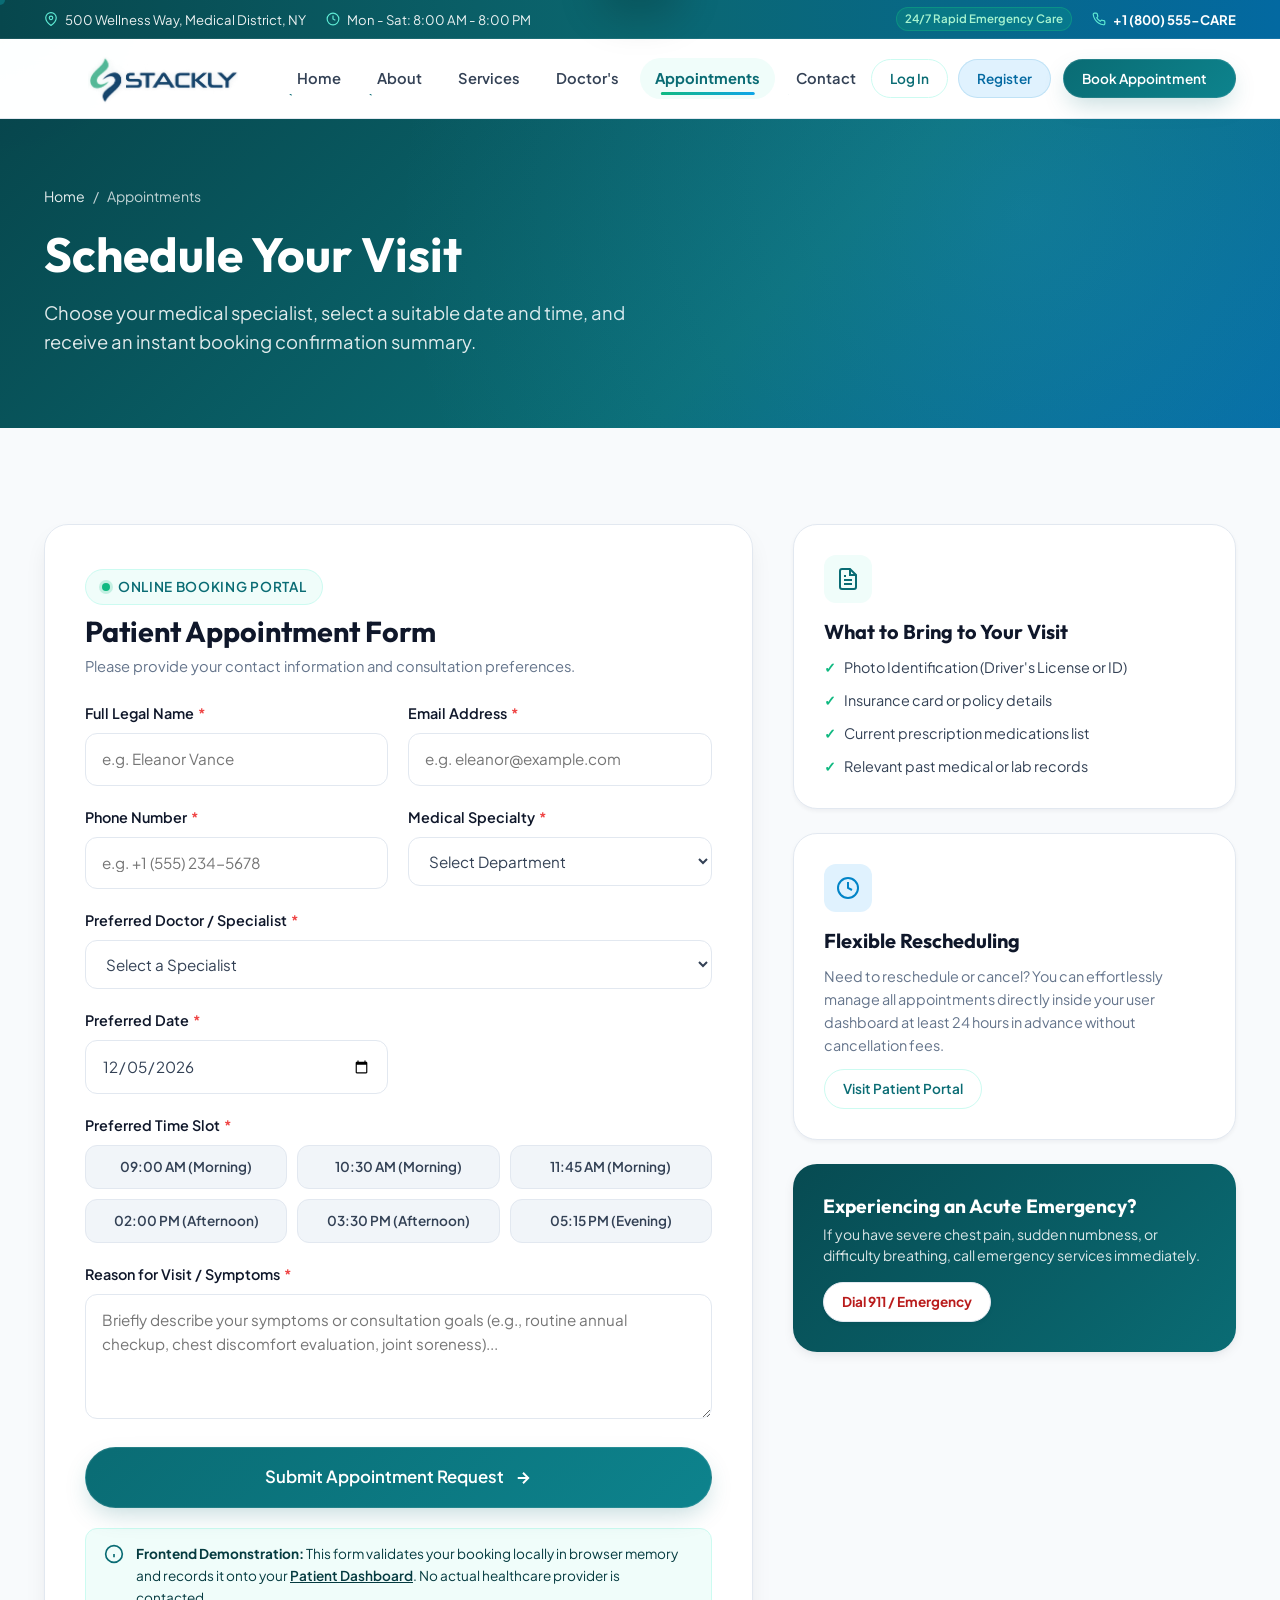
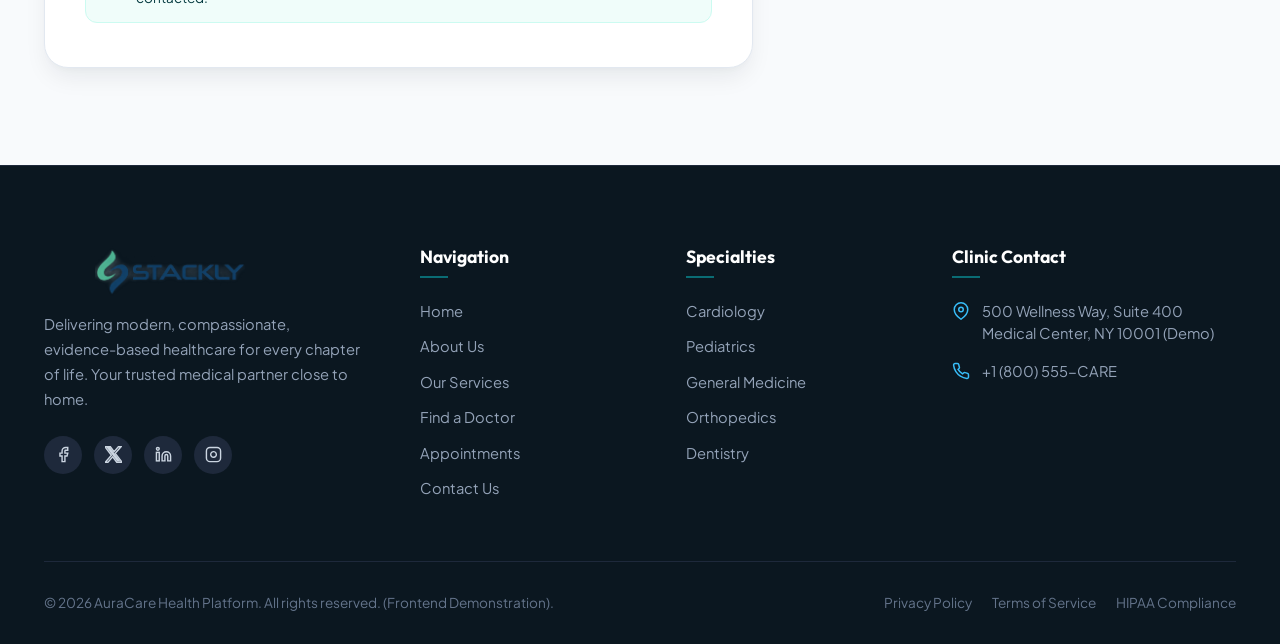
<file: appointments.html>
<!DOCTYPE html>
<html lang="en">
<head>
  <meta charset="UTF-8">
  <meta name="viewport" content="width=device-width, initial-scale=1.0">
  <meta name="description" content="Book an Appointment at AuraCare Health - Select medical specialty, choose your preferred doctor, pick convenient dates and times, and receive instant booking confirmation.">
  <title>Book Appointment | Stackly Health</title>

  <!-- Google Fonts -->
  <link rel="preconnect" href="https://fonts.googleapis.com">
  <link rel="preconnect" href="https://fonts.gstatic.com" crossorigin>
  <link href="https://fonts.googleapis.com/css2?family=Outfit:wght@500;600;700;800&family=Plus+Jakarta+Sans:wght@300;400;500;600;700;800&display=swap" rel="stylesheet">

  <!-- Core Stylesheet -->
  <link rel="stylesheet" href="css/style.css">
  <link rel="stylesheet" href="css/animations.css">
</head>
<body>

  <!-- Top Announcement Bar -->
  <div class="top-bar">
    <div class="container top-bar-content">
      <div class="top-bar-left">
        <div class="top-bar-item">
          <svg viewBox="0 0 24 24" fill="none" stroke="currentColor" stroke-width="2"><path d="M21 10c0 7-9 13-9 13s-9-6-9-13a9 9 0 0 1 18 0z"></path><circle cx="12" cy="10" r="3"></circle></svg>
          <span>500 Wellness Way, Medical District, NY</span>
        </div>
        <div class="top-bar-item">
          <svg viewBox="0 0 24 24" fill="none" stroke="currentColor" stroke-width="2"><circle cx="12" cy="12" r="10"></circle><polyline points="12 6 12 12 16 14"></polyline></svg>
          <span>Mon - Sat: 8:00 AM - 8:00 PM</span>
        </div>
      </div>
      <div class="top-bar-right">
        <span class="top-bar-badge">24/7 Rapid Emergency Care</span>
        <div class="top-bar-item">
          <svg viewBox="0 0 24 24" fill="none" stroke="currentColor" stroke-width="2"><path d="M22 16.92v3a2 2 0 0 1-2.18 2 19.79 19.79 0 0 1-8.63-3.07 19.5 19.5 0 0 1-6-6 19.79 19.79 0 0 1-3.07-8.67A2 2 0 0 1 4.11 2h3a2 2 0 0 1 2 1.72 12.84 12.84 0 0 0 .7 2.81 2 2 0 0 1-.45 2.11L8.09 9.91a16 16 0 0 0 6 6l1.27-1.27a2 2 0 0 1 2.11-.45 12.84 12.84 0 0 0 2.81.7A2 2 0 0 1 22 16.92z"></path></svg>
          <strong style="color: #ffffff;">+1 (800) 555-CARE</strong>
        </div>
      </div>
    </div>
  </div>

  <!-- Main Navigation Header -->
  <header class="site-header" id="mainHeader">
    <div class="container navbar">
      <!-- Brand Logo -->
      <a href="index.html" class="brand" aria-label="Stackly Health Home">
        <!-- <div class="brand-text">stackly<span></span></div> -->
         <img class="logo" src="assets/images/Stackly Logo" alt="Stackly Health">
      </a>

      <!-- 6 Main Navigation Tabs -->
      <nav class="nav-menu" aria-label="Main Navigation">
        <a href="index.html" class="nav-link">Home</a>
        <a href="about.html" class="nav-link">About</a>
        <a href="services.html" class="nav-link">Services</a>
        <a href="doctors.html" class="nav-link">Doctor's</a>
        <a href="appointments.html" class="nav-link active">Appointments</a>
        <a href="contact.html" class="nav-link">Contact</a>
      </nav>

      <!-- Auth State & CTA Button -->
      <div class="header-actions">
        <div class="auth-nav">
          <!-- Populated dynamically by main.js (Login/Register or User Profile/Dashboard) -->
          <a href="login.html" class="btn btn-outline btn-sm">Log In</a>
          <a href="register.html" class="btn btn-secondary btn-sm">Register</a>
        </div>
        <a href="appointments.html" class="btn btn-primary btn-sm">
          <span>Book Appointment</span>
          <svg viewBox="0 0 24 24" fill="none" stroke="currentColor" stroke-width="2.2"><line x1="5" y1="12" x2="19" y2="12"></line><polyline points="12 5 19 12 12 19"></polyline></svg>
        </a>
        <!-- Mobile Hamburger Button -->
        <button class="mobile-toggle" aria-label="Toggle navigation menu" aria-expanded="false">
          <span></span>
          <span></span>
          <span></span>
        </button>
      </div>
    </div>

    <!-- Mobile Drawer -->
    <div class="mobile-nav" id="mobileNavDrawer">
      <a href="index.html" class="nav-link">Home</a>
      <a href="about.html" class="nav-link">About</a>
      <a href="services.html" class="nav-link">Services</a>
      <a href="doctors.html" class="nav-link">Doctor's</a>
      <a href="appointments.html" class="nav-link active">Appointments</a>
      <a href="contact.html" class="nav-link">Contact</a>
      <div class="mobile-nav-actions">
        <a href="login.html" class="btn btn-outline btn-sm" style="width: 100%;">Log In</a>
        <a href="register.html" class="btn btn-secondary btn-sm" style="width: 100%;">Register</a>
        <a href="appointments.html" class="btn btn-primary btn-sm" style="width: 100%;">
          <span>Book Appointment</span>
          <svg viewBox="0 0 24 24" fill="none" stroke="currentColor" stroke-width="2.2"><line x1="5" y1="12" x2="19" y2="12"></line><polyline points="12 5 19 12 12 19"></polyline></svg>
        </a>
      </div>
    </div>
  </header>

  <!-- Page Banner -->
  <section class="page-hero">
    <div class="container">
      <div class="breadcrumb">
        <a href="index.html">Home</a>
        <span>/</span>
        <span>Appointments</span>
      </div>
      <h1 class="page-hero-title">Schedule Your Visit</h1>
      <p class="page-hero-desc">Choose your medical specialist, select a suitable date and time, and receive an instant booking confirmation summary.</p>
    </div>
  </section>

  <!-- Main Booking Interface -->
  <main class="section">
    <div class="container">
      <div style="display: grid; grid-template-columns: 1.6fr 1fr; gap: 40px; align-items: start;">
        
        <!-- Left: Booking Form Card -->
        <div class="form-card reveal">
          <div style="margin-bottom: 24px;">
            <span class="section-badge" style="margin-bottom: 8px;"><span class="section-badge-dot"></span> Online Booking Portal</span>
            <h2 style="font-size: 1.8rem; margin-bottom: 6px;">Patient Appointment Form</h2>
            <p style="color: var(--text-muted); font-size: 0.92rem;">Please provide your contact information and consultation preferences.</p>
          </div>

          <form id="appointmentForm" novalidate>
            <div class="form-grid">
              <!-- Full Name -->
              <div class="form-group">
                <label for="aptFullName" class="form-label">Full Legal Name <span class="required">*</span></label>
                <input type="text" id="aptFullName" class="form-input" placeholder="e.g. Eleanor Vance" required>
                <div class="error-message" id="aptFullNameError"></div>
              </div>

              <!-- Email -->
              <div class="form-group">
                <label for="aptEmail" class="form-label">Email Address <span class="required">*</span></label>
                <input type="email" id="aptEmail" class="form-input" placeholder="e.g. eleanor@example.com" required>
                <div class="error-message" id="aptEmailError"></div>
              </div>

              <!-- Phone Number -->
              <div class="form-group">
                <label for="aptPhone" class="form-label">Phone Number <span class="required">*</span></label>
                <input type="tel" id="aptPhone" class="form-input" placeholder="e.g. +1 (555) 234-5678" required>
                <div class="error-message" id="aptPhoneError"></div>
              </div>

              <!-- Specialty -->
              <div class="form-group">
                <label for="aptSpecialty" class="form-label">Medical Specialty <span class="required">*</span></label>
                <select id="aptSpecialty" class="form-select" required>
                  <option value="">Select Department</option>
                  <option value="General Medicine">General Medicine</option>
                  <option value="Cardiology">Cardiology</option>
                  <option value="Dentistry">Dentistry</option>
                  <option value="Pediatrics">Pediatrics</option>
                  <option value="Dermatology">Dermatology</option>
                  <option value="Orthopedics">Orthopedics</option>
                  <option value="Diagnostic Services">Diagnostic Services</option>
                  <option value="Emergency Care">Emergency Care</option>
                </select>
                <div class="error-message" id="aptSpecialtyError"></div>
              </div>

              <!-- Doctor Selection -->
              <div class="form-group full-width">
                <label for="aptDoctor" class="form-label">Preferred Doctor / Specialist <span class="required">*</span></label>
                <select id="aptDoctor" class="form-select" required>
                  <option value="">Select a Specialist</option>
                </select>
                <div class="error-message" id="aptDoctorError"></div>
              </div>

              <!-- Date Selection -->
              <div class="form-group">
                <label for="aptDate" class="form-label">Preferred Date <span class="required">*</span></label>
                <input type="date" id="aptDate" class="form-input" required>
                <div class="error-message" id="aptDateError"></div>
              </div>

              <!-- Hidden Time Slot Input -->
              <input type="hidden" id="aptSelectedTime" value="">

              <!-- Interactive Time Slot Selection -->
              <div class="form-group full-width">
                <label class="form-label">Preferred Time Slot <span class="required">*</span></label>
                <div class="time-slot-grid" id="timeSlotsGroup">
                  <div class="time-slot-pill" data-time="09:00 AM - 09:30 AM">09:00 AM (Morning)</div>
                  <div class="time-slot-pill" data-time="10:30 AM - 11:00 AM">10:30 AM (Morning)</div>
                  <div class="time-slot-pill" data-time="11:45 AM - 12:15 PM">11:45 AM (Morning)</div>
                  <div class="time-slot-pill" data-time="02:00 PM - 02:30 PM">02:00 PM (Afternoon)</div>
                  <div class="time-slot-pill" data-time="03:30 PM - 04:00 PM">03:30 PM (Afternoon)</div>
                  <div class="time-slot-pill" data-time="05:15 PM - 05:45 PM">05:15 PM (Evening)</div>
                </div>
                <div class="error-message" id="aptTimeError"></div>
              </div>

              <!-- Reason for Visit -->
              <div class="form-group full-width">
                <label for="aptReason" class="form-label">Reason for Visit / Symptoms <span class="required">*</span></label>
                <textarea id="aptReason" class="form-textarea" rows="4" placeholder="Briefly describe your symptoms or consultation goals (e.g., routine annual checkup, chest discomfort evaluation, joint soreness)..." required></textarea>
                <div class="error-message" id="aptReasonError"></div>
              </div>
            </div>

            <!-- Submit Button -->
            <div style="margin-top: 28px;">
              <button type="submit" class="btn btn-primary btn-lg" style="width: 100%;">
                <span>Submit Appointment Request</span>
                <svg viewBox="0 0 24 24" fill="none" stroke="currentColor" stroke-width="2.5"><line x1="5" y1="12" x2="19" y2="12"></line><polyline points="12 5 19 12 12 19"></polyline></svg>
              </button>
            </div>

            <!-- Demonstration Notice -->
            <div class="demo-disclaimer">
              <svg viewBox="0 0 24 24" fill="none" stroke="currentColor" stroke-width="2"><circle cx="12" cy="12" r="10"></circle><line x1="12" y1="16" x2="12" y2="12"></line><line x1="12" y1="8" x2="12.01" y2="8"></line></svg>
              <div>
                <strong>Frontend Demonstration:</strong> This form validates your booking locally in browser memory and records it onto your <a href="dashboard.html" style="text-decoration: underline; font-weight: 600;">Patient Dashboard</a>. No actual healthcare provider is contacted.
              </div>
            </div>
          </form>
        </div>

        <!-- Right: Information & FAQ Sidebar -->
        <div class="reveal reveal-delay-2" style="display: flex; flex-direction: column; gap: 24px;">
          <!-- Preparation Card -->
          <div style="background: white; border-radius: var(--radius-xl); padding: 30px; border: 1px solid var(--border-color); box-shadow: var(--shadow-sm);">
            <div style="width: 48px; height: 48px; border-radius: var(--radius-md); background: var(--primary-50); color: var(--primary); display: flex; align-items: center; justify-content: center; margin-bottom: 16px;">
              <svg width="24" height="24" viewBox="0 0 24 24" fill="none" stroke="currentColor" stroke-width="2"><path d="M14 2H6a2 2 0 0 0-2 2v16a2 2 0 0 0 2 2h12a2 2 0 0 0 2-2V8z"></path><polyline points="14 2 14 8 20 8"></polyline><line x1="16" y1="13" x2="8" y2="13"></line><line x1="16" y1="17" x2="8" y2="17"></line><polyline points="10 9 9 9 8 9"></polyline></svg>
            </div>
            <h3 style="font-size: 1.25rem; margin-bottom: 12px;">What to Bring to Your Visit</h3>
            <ul style="display: flex; flex-direction: column; gap: 10px; font-size: 0.9rem; color: var(--text-body);">
              <li style="display: flex; gap: 8px;"><span style="color: var(--accent); font-weight: 700;">✓</span> Photo Identification (Driver's License or ID)</li>
              <li style="display: flex; gap: 8px;"><span style="color: var(--accent); font-weight: 700;">✓</span> Insurance card or policy details</li>
              <li style="display: flex; gap: 8px;"><span style="color: var(--accent); font-weight: 700;">✓</span> Current prescription medications list</li>
              <li style="display: flex; gap: 8px;"><span style="color: var(--accent); font-weight: 700;">✓</span> Relevant past medical or lab records</li>
            </ul>
          </div>

          <!-- Cancellation Policy -->
          <div style="background: white; border-radius: var(--radius-xl); padding: 30px; border: 1px solid var(--border-color); box-shadow: var(--shadow-sm);">
            <div style="width: 48px; height: 48px; border-radius: var(--radius-md); background: var(--secondary-light); color: var(--secondary); display: flex; align-items: center; justify-content: center; margin-bottom: 16px;">
              <svg width="24" height="24" viewBox="0 0 24 24" fill="none" stroke="currentColor" stroke-width="2"><circle cx="12" cy="12" r="10"></circle><polyline points="12 6 12 12 16 14"></polyline></svg>
            </div>
            <h3 style="font-size: 1.25rem; margin-bottom: 12px;">Flexible Rescheduling</h3>
            <p style="font-size: 0.9rem; color: var(--text-muted); line-height: 1.6; margin-bottom: 12px;">
              Need to reschedule or cancel? You can effortlessly manage all appointments directly inside your user dashboard at least 24 hours in advance without cancellation fees.
            </p>
            <a href="dashboard.html" class="btn btn-outline btn-sm">Visit Patient Portal</a>
          </div>

          <!-- Emergency Contact Card -->
          <div style="background: linear-gradient(135deg, #074b52, #0a6c74); color: white; border-radius: var(--radius-xl); padding: 30px; box-shadow: var(--shadow-md);">
            <h4 style="color: white; font-size: 1.2rem; margin-bottom: 6px;">Experiencing an Acute Emergency?</h4>
            <p style="font-size: 0.88rem; color: rgba(255, 255, 255, 0.85); line-height: 1.5; margin-bottom: 16px;">If you have severe chest pain, sudden numbness, or difficulty breathing, call emergency services immediately.</p>
            <a href="tel:911" class="btn btn-light btn-sm" style="background: white; color: #b91c1c; font-weight: 700;">Dial 911 / Emergency</a>
          </div>
        </div>

      </div>
    </div>
  </main>

  <!-- Global Footer -->
  <footer class="site-footer">
    <div class="container">
      <div class="footer-grid">
        <div class="footer-col footer-brand">
          <a href="index.html" class="brand" aria-label="Stackly Health Home">
        <!-- <div class="brand-text">stackly<span></span></div> -->
         <img class="logo" src="assets/images/Stackly Logo" alt="">
      </a>
          <p>Delivering modern, compassionate, evidence-based healthcare for every chapter of life. Your trusted medical partner close to home.</p>
        </div>

        <div class="footer-col">
          <h4>Navigation</h4>
          <div class="footer-links-list">
            <a href="index.html">Home</a>
            <a href="about.html">About Us</a>
            <a href="404.html">Our Services</a>
            <a href="doctors.html">Find a Doctor</a>
            <a href="appointments.html">Appointments</a>
            <a href="contact.html">Contact Us</a>
          </div>
        </div>

        <div class="footer-col">
          <h4>Specialties</h4>
          <div class="footer-links-list">
            <a href="404.html">Cardiology</a>
            <a href="404.html">Pediatrics</a>
            <a href="404.html">General Medicine</a>
            <a href="404.html">Orthopedics</a>
            <a href="404.html">Dentistry</a>
          </div>
        </div>

        <div class="footer-col">
          <h4>Clinic Contact</h4>
          <div class="footer-contact-item">
            <svg viewBox="0 0 24 24" fill="none" stroke="currentColor" stroke-width="2"><path d="M21 10c0 7-9 13-9 13s-9-6-9-13a9 9 0 0 1 18 0z"></path><circle cx="12" cy="10" r="3"></circle></svg>
            <span>500 Wellness Way, Suite 400<br>Medical Center, NY 10001 (Demo)</span>
          </div>
          <div class="footer-contact-item">
            <svg viewBox="0 0 24 24" fill="none" stroke="currentColor" stroke-width="2"><path d="M22 16.92v3a2 2 0 0 1-2.18 2 19.79 19.79 0 0 1-8.63-3.07 19.5 19.5 0 0 1-6-6 19.79 19.79 0 0 1-3.07-8.67A2 2 0 0 1 4.11 2h3a2 2 0 0 1 2 1.72 12.84 12.84 0 0 0 .7 2.81 2 2 0 0 1-.45 2.11L8.09 9.91a16 16 0 0 0 6 6l1.27-1.27a2 2 0 0 1 2.11-.45 12.84 12.84 0 0 0 2.81.7A2 2 0 0 1 22 16.92z"></path></svg>
            <span>+1 (800) 555-CARE</span>
          </div>
        </div>
      </div>

      <div class="footer-bottom">
        <div>© 2026 AuraCare Health Platform. All rights reserved. (Frontend Demonstration).</div>
        <div class="footer-bottom-links">
          <a href="404.html">Privacy Policy</a>
          <a href="404.html">Terms of Service</a>
          <a href="404.html">HIPAA Compliance</a>
        </div>
      </div>
    </div>
  </footer>

  <!-- Scroll To Top (Up Arrow) Floating Action Button -->
  <button type="button" class="scroll-to-top" id="scrollToTopBtn" aria-label="Scroll to top" title="Scroll to top">
    <svg viewBox="0 0 24 24" fill="none" stroke="currentColor" stroke-width="2.5" stroke-linecap="round" stroke-linejoin="round">
      <line x1="12" y1="19" x2="12" y2="5"></line>
      <polyline points="5 12 12 5 19 12"></polyline>
    </svg>
  </button>

  <script src="js/main.js"></script>
  <script src="js/animations.js"></script>
  <script src="js/appointments.js"></script>
</body>
</html>
</file>
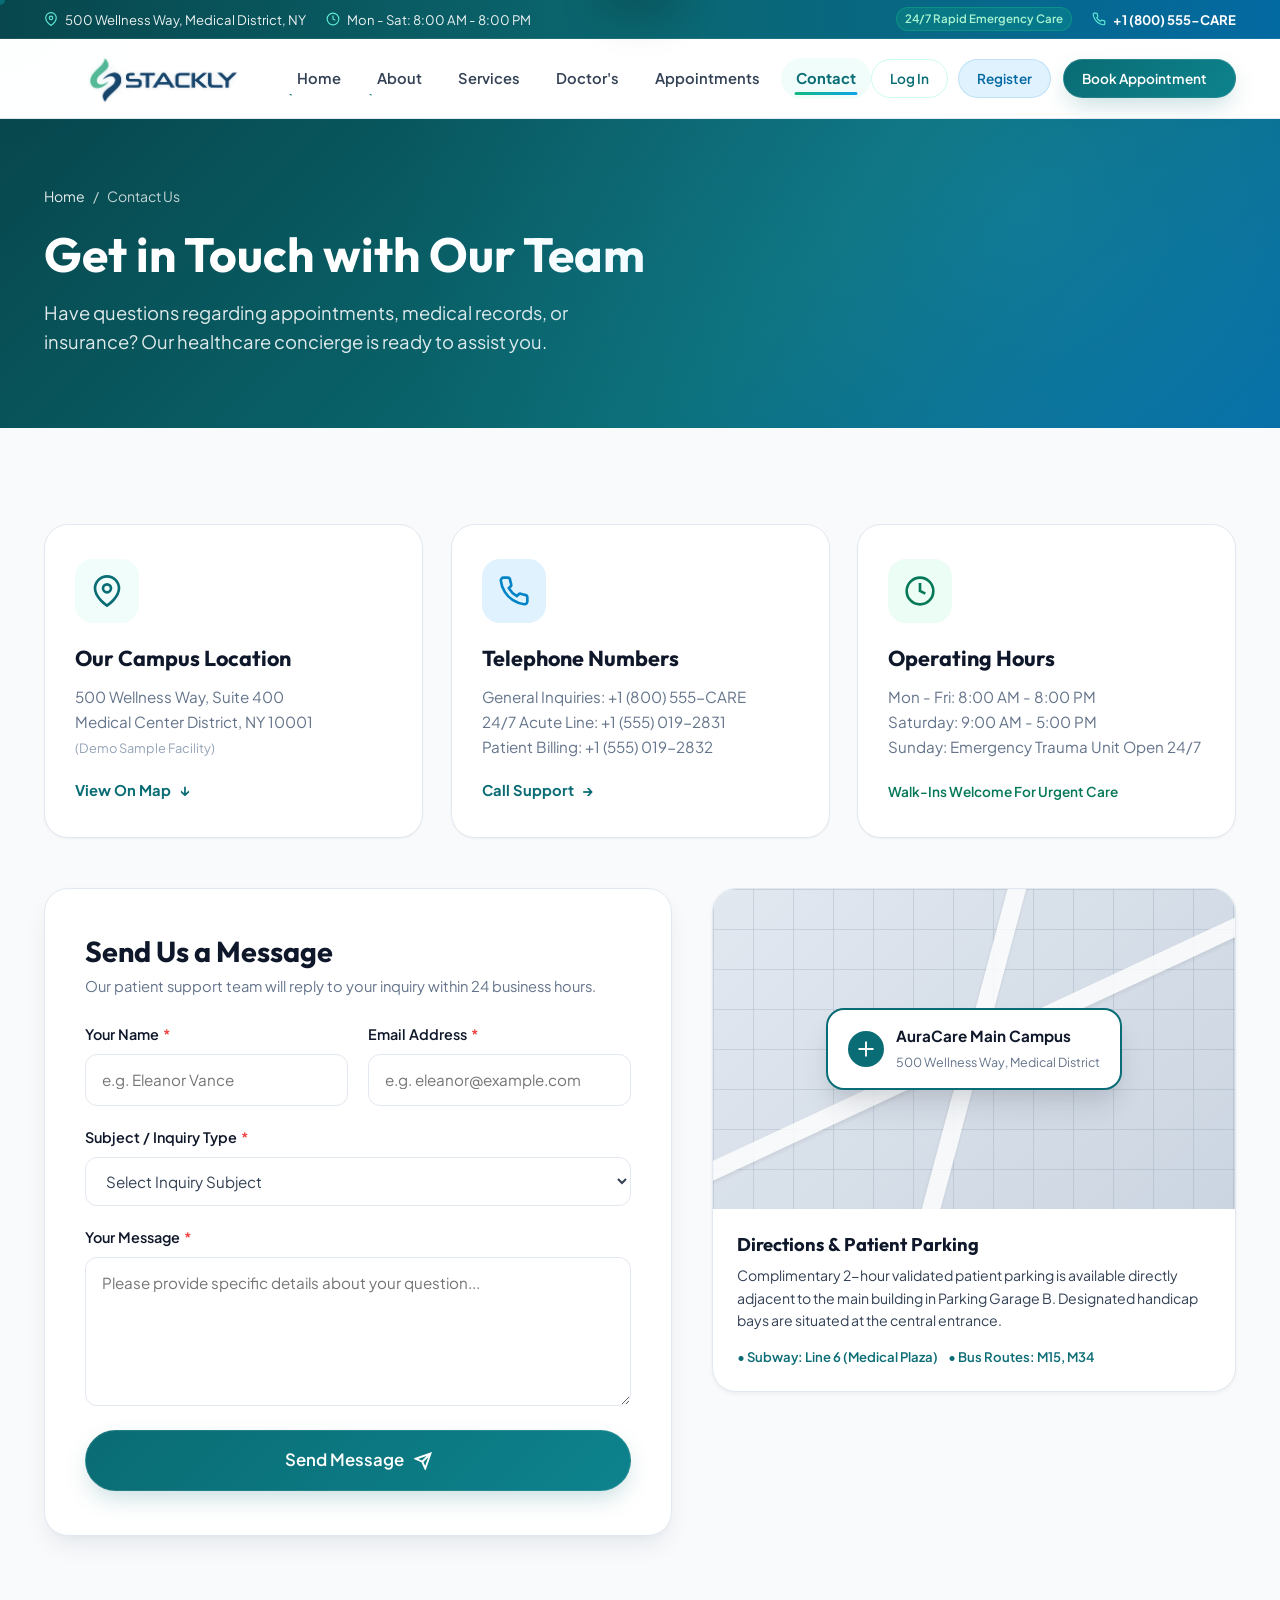
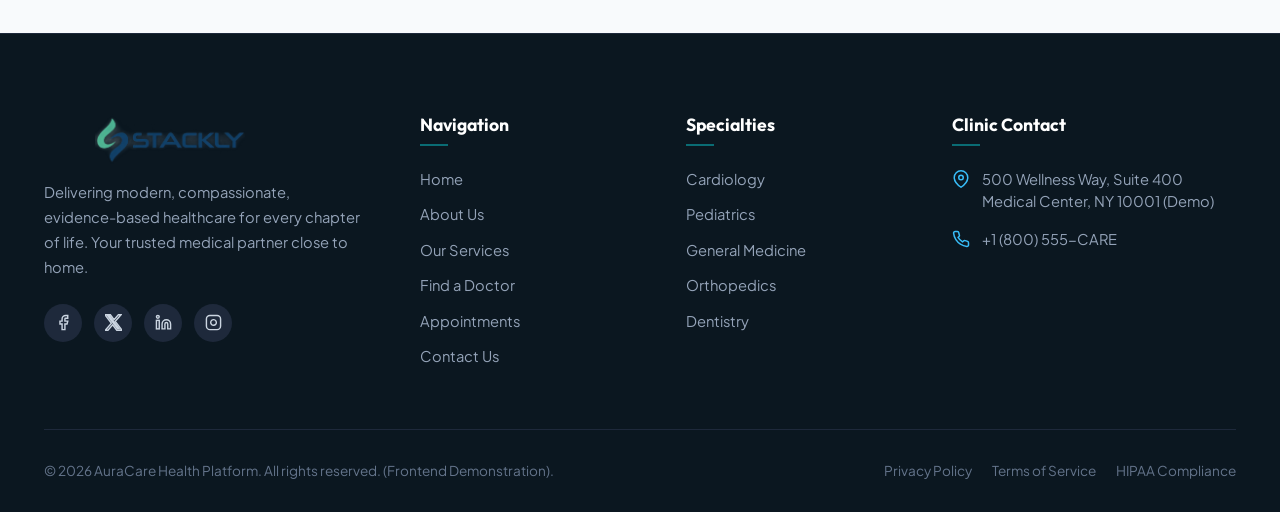
<file: contact.html>
<!DOCTYPE html>
<html lang="en">
<head>
  <meta charset="UTF-8">
  <meta name="viewport" content="width=device-width, initial-scale=1.0">
  <meta name="description" content="Contact AuraCare Health - Reach out to our patient concierge, view clinic locations, emergency numbers, and clinic operating hours.">
  <title>Contact Us | Stackly Health</title>

  <!-- Google Fonts -->
  <link rel="preconnect" href="https://fonts.googleapis.com">
  <link rel="preconnect" href="https://fonts.gstatic.com" crossorigin>
  <link href="https://fonts.googleapis.com/css2?family=Outfit:wght@500;600;700;800&family=Plus+Jakarta+Sans:wght@300;400;500;600;700;800&display=swap" rel="stylesheet">

  <!-- Core Stylesheet -->
  <link rel="stylesheet" href="css/style.css">
  <link rel="stylesheet" href="css/animations.css">
</head>
<body>

  <!-- Top Announcement Bar -->
  <div class="top-bar">
    <div class="container top-bar-content">
      <div class="top-bar-left">
        <div class="top-bar-item">
          <svg viewBox="0 0 24 24" fill="none" stroke="currentColor" stroke-width="2"><path d="M21 10c0 7-9 13-9 13s-9-6-9-13a9 9 0 0 1 18 0z"></path><circle cx="12" cy="10" r="3"></circle></svg>
          <span>500 Wellness Way, Medical District, NY</span>
        </div>
        <div class="top-bar-item">
          <svg viewBox="0 0 24 24" fill="none" stroke="currentColor" stroke-width="2"><circle cx="12" cy="12" r="10"></circle><polyline points="12 6 12 12 16 14"></polyline></svg>
          <span>Mon - Sat: 8:00 AM - 8:00 PM</span>
        </div>
      </div>
      <div class="top-bar-right">
        <span class="top-bar-badge">24/7 Rapid Emergency Care</span>
        <div class="top-bar-item">
          <svg viewBox="0 0 24 24" fill="none" stroke="currentColor" stroke-width="2"><path d="M22 16.92v3a2 2 0 0 1-2.18 2 19.79 19.79 0 0 1-8.63-3.07 19.5 19.5 0 0 1-6-6 19.79 19.79 0 0 1-3.07-8.67A2 2 0 0 1 4.11 2h3a2 2 0 0 1 2 1.72 12.84 12.84 0 0 0 .7 2.81 2 2 0 0 1-.45 2.11L8.09 9.91a16 16 0 0 0 6 6l1.27-1.27a2 2 0 0 1 2.11-.45 12.84 12.84 0 0 0 2.81.7A2 2 0 0 1 22 16.92z"></path></svg>
          <strong style="color: #ffffff;">+1 (800) 555-CARE</strong>
        </div>
      </div>
    </div>
  </div>

  <!-- Main Navigation Header -->
  <header class="site-header" id="mainHeader">
    <div class="container navbar">
      <!-- Brand Logo -->
    <a href="index.html" class="brand" aria-label="Stackly Health Home">
        <!-- <div class="brand-text">stackly<span></span></div> -->
         <img class="logo" src="assets/images/Stackly Logo" alt="Stackly Health">
      </a>

      <!-- 6 Main Navigation Tabs -->
      <nav class="nav-menu" aria-label="Main Navigation">
        <a href="index.html" class="nav-link">Home</a>
        <a href="about.html" class="nav-link">About</a>
        <a href="services.html" class="nav-link">Services</a>
        <a href="doctors.html" class="nav-link">Doctor's</a>
        <a href="appointments.html" class="nav-link">Appointments</a>
        <a href="contact.html" class="nav-link active">Contact</a>
      </nav>

      <!-- Auth State & CTA Button -->
      <div class="header-actions">
        <div class="auth-nav">
          <!-- Populated dynamically by main.js (Login/Register or User Profile/Dashboard) -->
          <a href="login.html" class="btn btn-outline btn-sm">Log In</a>
          <a href="register.html" class="btn btn-secondary btn-sm">Register</a>
        </div>
        <a href="appointments.html" class="btn btn-primary btn-sm">
          <span>Book Appointment</span>
          <svg viewBox="0 0 24 24" fill="none" stroke="currentColor" stroke-width="2.2"><line x1="5" y1="12" x2="19" y2="12"></line><polyline points="12 5 19 12 12 19"></polyline></svg>
        </a>
        <!-- Mobile Hamburger Button -->
        <button class="mobile-toggle" aria-label="Toggle navigation menu" aria-expanded="false">
          <span></span>
          <span></span>
          <span></span>
        </button>
      </div>
    </div>

    <!-- Mobile Drawer -->
    <div class="mobile-nav" id="mobileNavDrawer">
      <a href="index.html" class="nav-link">Home</a>
      <a href="about.html" class="nav-link">About</a>
      <a href="services.html" class="nav-link">Services</a>
      <a href="doctors.html" class="nav-link">Doctor's</a>
      <a href="appointments.html" class="nav-link">Appointments</a>
      <a href="contact.html" class="nav-link active">Contact</a>
      <div class="mobile-nav-actions">
        <a href="login.html" class="btn btn-outline btn-sm" style="width: 100%;">Log In</a>
        <a href="register.html" class="btn btn-secondary btn-sm" style="width: 100%;">Register</a>
        <a href="appointments.html" class="btn btn-primary btn-sm" style="width: 100%;">
          <span>Book Appointment</span>
          <svg viewBox="0 0 24 24" fill="none" stroke="currentColor" stroke-width="2.2"><line x1="5" y1="12" x2="19" y2="12"></line><polyline points="12 5 19 12 12 19"></polyline></svg>
        </a>
      </div>
    </div>
  </header>

  <!-- Page Banner -->
  <section class="page-hero">
    <div class="container">
      <div class="breadcrumb">
        <a href="index.html">Home</a>
        <span>/</span>
        <span>Contact Us</span>
      </div>
      <h1 class="page-hero-title">Get in Touch with Our Team</h1>
      <p class="page-hero-desc">Have questions regarding appointments, medical records, or insurance? Our healthcare concierge is ready to assist you.</p>
    </div>
  </section>

  <!-- Contact Information Cards Grid -->
  <main class="section">
    <div class="container">
      <div class="services-grid" style="margin-bottom: 50px;">
        <!-- Card 1: Clinic Address -->
        <div class="service-card reveal">
          <div class="service-icon-box teal">
            <svg viewBox="0 0 24 24" fill="none" stroke="currentColor" stroke-width="2"><path d="M21 10c0 7-9 13-9 13s-9-6-9-13a9 9 0 0 1 18 0z"></path><circle cx="12" cy="10" r="3"></circle></svg>
          </div>
          <h3 class="service-title">Our Campus Location</h3>
          <p class="service-description">500 Wellness Way, Suite 400<br>Medical Center District, NY 10001<br><span style="font-size: 0.8rem; color: var(--text-light);">(Demo Sample Facility)</span></p>
          <a href="#mapSection" class="service-link">View On Map <span>↓</span></a>
        </div>

        <!-- Card 2: Phone & Emergency -->
        <div class="service-card reveal reveal-delay-1">
          <div class="service-icon-box blue">
            <svg viewBox="0 0 24 24" fill="none" stroke="currentColor" stroke-width="2"><path d="M22 16.92v3a2 2 0 0 1-2.18 2 19.79 19.79 0 0 1-8.63-3.07 19.5 19.5 0 0 1-6-6 19.79 19.79 0 0 1-3.07-8.67A2 2 0 0 1 4.11 2h3a2 2 0 0 1 2 1.72 12.84 12.84 0 0 0 .7 2.81 2 2 0 0 1-.45 2.11L8.09 9.91a16 16 0 0 0 6 6l1.27-1.27a2 2 0 0 1 2.11-.45 12.84 12.84 0 0 0 2.81.7A2 2 0 0 1 22 16.92z"></path></svg>
          </div>
          <h3 class="service-title">Telephone Numbers</h3>
          <p class="service-description">
            General Inquiries: +1 (800) 555-CARE<br>
            24/7 Acute Line: +1 (555) 019-2831<br>
            Patient Billing: +1 (555) 019-2832
          </p>
          <a href="tel:18005552273" class="service-link">Call Support <span>→</span></a>
        </div>

        <!-- Card 3: Business Hours -->
        <div class="service-card reveal reveal-delay-2">
          <div class="service-icon-box green">
            <svg viewBox="0 0 24 24" fill="none" stroke="currentColor" stroke-width="2"><circle cx="12" cy="12" r="10"></circle><polyline points="12 6 12 12 16 14"></polyline></svg>
          </div>
          <h3 class="service-title">Operating Hours</h3>
          <p class="service-description">
            Mon - Fri: 8:00 AM - 8:00 PM<br>
            Saturday: 9:00 AM - 5:00 PM<br>
            Sunday: Emergency Trauma Unit Open 24/7
          </p>
          <span style="color: var(--accent-dark); font-weight: 600; font-size: 0.85rem;">Walk-Ins Welcome For Urgent Care</span>
        </div>
      </div>

      <!-- Contact Form & Interactive Map Grid -->
      <div style="display: grid; grid-template-columns: 1.2fr 1fr; gap: 40px; align-items: start;">
        
        <!-- Form Side -->
        <div class="form-card reveal">
          <h2 style="font-size: 1.8rem; margin-bottom: 6px;">Send Us a Message</h2>
          <p style="color: var(--text-muted); font-size: 0.92rem; margin-bottom: 24px;">Our patient support team will reply to your inquiry within 24 business hours.</p>

          <form id="contactForm" novalidate>
            <div class="form-grid">
              <div class="form-group">
                <label for="contactName" class="form-label">Your Name <span class="required">*</span></label>
                <input type="text" id="contactName" class="form-input" placeholder="e.g. Eleanor Vance" required>
                <div class="error-message" id="contactNameError"></div>
              </div>

              <div class="form-group">
                <label for="contactEmail" class="form-label">Email Address <span class="required">*</span></label>
                <input type="email" id="contactEmail" class="form-input" placeholder="e.g. eleanor@example.com" required>
                <div class="error-message" id="contactEmailError"></div>
              </div>

              <div class="form-group full-width">
                <label for="contactSubject" class="form-label">Subject / Inquiry Type <span class="required">*</span></label>
                <select id="contactSubject" class="form-select" required>
                  <option value="">Select Inquiry Subject</option>
                  <option value="General Question">General Healthcare Inquiry</option>
                  <option value="Appointment Question">Appointment or Rescheduling Question</option>
                  <option value="Medical Records">Medical Records & Test Results</option>
                  <option value="Billing & Insurance">Billing & Insurance Verification</option>
                  <option value="Feedback">Patient Experience Feedback</option>
                </select>
                <div class="error-message" id="contactSubjectError"></div>
              </div>

              <div class="form-group full-width">
                <label for="contactMessage" class="form-label">Your Message <span class="required">*</span></label>
                <textarea id="contactMessage" class="form-textarea" rows="5" placeholder="Please provide specific details about your question..." required></textarea>
                <div class="error-message" id="contactMessageError"></div>
              </div>
            </div>

            <div style="margin-top: 24px;">
              <button type="submit" id="contactSubmitBtn" class="btn btn-primary btn-lg" style="width: 100%;">
                <span>Send Message</span>
                <svg viewBox="0 0 24 24" fill="none" stroke="currentColor" stroke-width="2.5"><line x1="22" y1="2" x2="11" y2="13"></line><polygon points="22 2 15 22 11 13 2 9 22 2"></polygon></svg>
              </button>
            </div>

            <div id="contactStatusBox"></div>
          </form>
        </div>

        <!-- Interactive Map Simulator & Campus Directions -->
        <div class="reveal reveal-delay-2" id="mapSection">
          <div style="background: white; border-radius: var(--radius-xl); overflow: hidden; border: 1px solid var(--border-color); box-shadow: var(--shadow-sm);">
            
            <!-- Map Graphical Representation with Healthcare Pin -->
            <div style="height: 320px; background: linear-gradient(135deg, #e2e8f0 0%, #cbd5e1 100%); position: relative; display: flex; align-items: center; justify-content: center; overflow: hidden;">
              <!-- Simulated map grid lines -->
              <svg width="100%" height="100%" style="position: absolute; opacity: 0.35;">
                <defs>
                  <pattern id="grid" width="40" height="40" patternUnits="userSpaceOnUse">
                    <path d="M 40 0 L 0 0 0 40" fill="none" stroke="#64748b" stroke-width="1"/>
                  </pattern>
                </defs>
                <rect width="100%" height="100%" fill="url(#grid)" />
              </svg>

              <!-- Simulated roads -->
              <div style="position: absolute; width: 140%; height: 18px; background: #ffffff; transform: rotate(-25deg); opacity: 0.8; box-shadow: 0 2px 4px rgba(0,0,0,0.1);"></div>
              <div style="position: absolute; width: 18px; height: 140%; background: #ffffff; transform: rotate(15deg); opacity: 0.8; box-shadow: 0 2px 4px rgba(0,0,0,0.1);"></div>

              <!-- Animated Pin Card -->
              <div style="position: relative; z-index: 5; background: #ffffff; padding: 14px 20px; border-radius: var(--radius-lg); box-shadow: var(--shadow-xl); border: 2px solid var(--primary); display: flex; align-items: center; gap: 12px; animation: floatSlow 3.5s ease-in-out infinite;">
                <div style="width: 36px; height: 36px; border-radius: 50%; background: var(--primary); color: white; display: flex; align-items: center; justify-content: center;">
                  <svg width="18" height="18" viewBox="0 0 24 24" fill="none" stroke="currentColor" stroke-width="2.5"><path d="M12 2v20M2 12h20"></path></svg>
                </div>
                <div>
                  <strong style="display: block; font-size: 0.95rem; color: var(--text-main);">AuraCare Main Campus</strong>
                  <span style="font-size: 0.78rem; color: var(--text-muted);">500 Wellness Way, Medical District</span>
                </div>
              </div>
            </div>

            <!-- Directions & Parking Details -->
            <div style="padding: 24px;">
              <h4 style="font-size: 1.15rem; margin-bottom: 8px;">Directions & Patient Parking</h4>
              <p style="font-size: 0.88rem; color: var(--text-body); line-height: 1.6; margin-bottom: 14px;">
                Complimentary 2-hour validated patient parking is available directly adjacent to the main building in Parking Garage B. Designated handicap bays are situated at the central entrance.
              </p>
              <div style="display: flex; gap: 10px; font-size: 0.82rem; color: var(--primary); font-weight: 600;">
                <span>• Subway: Line 6 (Medical Plaza)</span>
                <span>• Bus Routes: M15, M34</span>
              </div>
            </div>
          </div>
        </div>

      </div>
    </div>
  </main>

  <!-- Global Footer -->
  <footer class="site-footer">
    <div class="container">
      <div class="footer-grid">
        <div class="footer-col footer-brand">
         <a href="index.html" class="brand" aria-label="Stackly Health Home">
        <!-- <div class="brand-text">stackly<span></span></div> -->
         <img class="logo" src="assets/images/Stackly Logo" alt="Stackly Health">
      </a>
          <p>Delivering modern, compassionate, evidence-based healthcare for every chapter of life. Your trusted medical partner close to home.</p>
        </div>

        <div class="footer-col">
          <h4>Navigation</h4>
          <div class="footer-links-list">
            <a href="index.html">Home</a>
            <a href="about.html">About Us</a>
            <a href="404.html">Our Services</a>
            <a href="doctors.html">Find a Doctor</a>
            <a href="appointments.html">Appointments</a>
            <a href="contact.html">Contact Us</a>
          </div>
        </div>

        <div class="footer-col">
          <h4>Specialties</h4>
          <div class="footer-links-list">
            <a href="404.html">Cardiology</a>
            <a href="404.html">Pediatrics</a>
            <a href="404.html">General Medicine</a>
            <a href="404.html">Orthopedics</a>
            <a href="404.html">Dentistry</a>
          </div>
        </div>

        <div class="footer-col">
          <h4>Clinic Contact</h4>
          <div class="footer-contact-item">
            <svg viewBox="0 0 24 24" fill="none" stroke="currentColor" stroke-width="2"><path d="M21 10c0 7-9 13-9 13s-9-6-9-13a9 9 0 0 1 18 0z"></path><circle cx="12" cy="10" r="3"></circle></svg>
            <span>500 Wellness Way, Suite 400<br>Medical Center, NY 10001 (Demo)</span>
          </div>
          <div class="footer-contact-item">
            <svg viewBox="0 0 24 24" fill="none" stroke="currentColor" stroke-width="2"><path d="M22 16.92v3a2 2 0 0 1-2.18 2 19.79 19.79 0 0 1-8.63-3.07 19.5 19.5 0 0 1-6-6 19.79 19.79 0 0 1-3.07-8.67A2 2 0 0 1 4.11 2h3a2 2 0 0 1 2 1.72 12.84 12.84 0 0 0 .7 2.81 2 2 0 0 1-.45 2.11L8.09 9.91a16 16 0 0 0 6 6l1.27-1.27a2 2 0 0 1 2.11-.45 12.84 12.84 0 0 0 2.81.7A2 2 0 0 1 22 16.92z"></path></svg>
            <span>+1 (800) 555-CARE</span>
          </div>
        </div>
      </div>

      <div class="footer-bottom">
        <div>© 2026 AuraCare Health Platform. All rights reserved. (Frontend Demonstration).</div>
        <div class="footer-bottom-links">
          <a href="404.html">Privacy Policy</a>
          <a href="404.html">Terms of Service</a>
          <a href="404.html">HIPAA Compliance</a>
        </div>
      </div>
    </div>
  </footer>

  <!-- Scroll To Top (Up Arrow) Floating Action Button -->
  <button type="button" class="scroll-to-top" id="scrollToTopBtn" aria-label="Scroll to top" title="Scroll to top">
    <svg viewBox="0 0 24 24" fill="none" stroke="currentColor" stroke-width="2.5" stroke-linecap="round" stroke-linejoin="round">
      <line x1="12" y1="19" x2="12" y2="5"></line>
      <polyline points="5 12 12 5 19 12"></polyline>
    </svg>
  </button>

  <script src="js/main.js"></script>
  <script src="js/animations.js"></script>
  <script src="js/contact.js"></script>
</body>
</html>
</file>
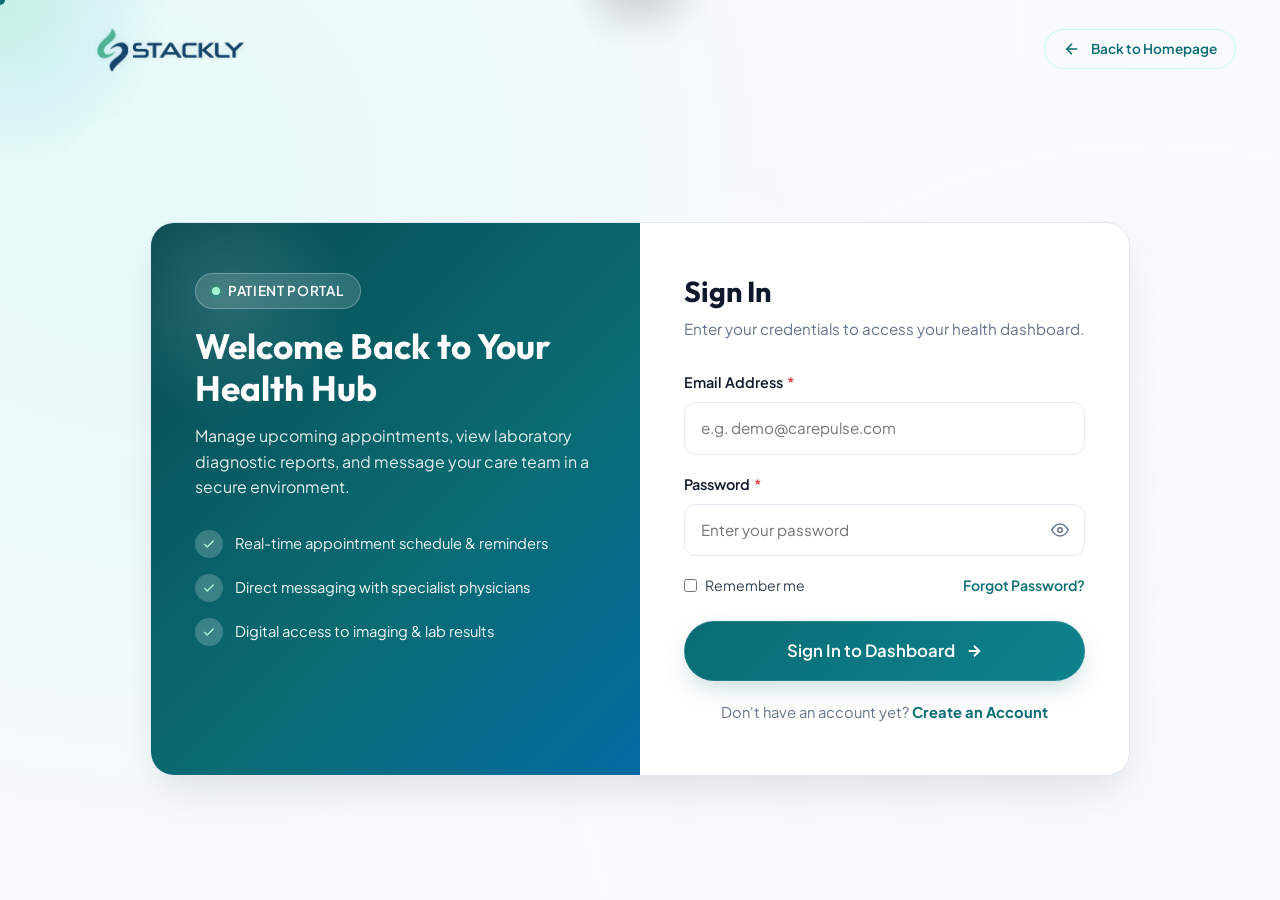
<file: dashboard.html>
<!DOCTYPE html>
<html lang="en">
<head>
  <meta charset="UTF-8">
  <meta name="viewport" content="width=device-width, initial-scale=1.0">
  <title>Hospital Dashboard | Stackly Health</title>
  <link rel="preconnect" href="https://fonts.googleapis.com">
  <link rel="preconnect" href="https://fonts.gstatic.com" crossorigin>
  <link href="https://fonts.googleapis.com/css2?family=Outfit:wght@500;600;700;800&family=Plus+Jakarta+Sans:wght@300;400;500;600;700;800&display=swap" rel="stylesheet">
  <link rel="stylesheet" href="css/style.css">
  <link rel="stylesheet" href="css/animations.css">
  <link rel="stylesheet" href="css/dashboard.css">
</head>
<body class="dx-body">

<aside class="dx-side" id="dxSide">
  <a href="index.html" class="dx-logo"><img src="assets/images/Stackly Logo" alt="Stackly Health"></a>
  <nav class="dx-nav">
    <a href="#dashboard" data-tab="dashboard" class="active"><i>🏠</i>Dashboard</a>
    <a href="#appointments" data-tab="appointments"><i>📅</i>Appointments</a>
    <a href="#doctors" data-tab="doctors"><i>🩺</i>Doctors</a>
    <a href="#departments" data-tab="departments"><i>🏥</i>Departments</a>
    <a href="#patients" data-tab="patients"><i>🧑‍⚕️</i>Patients</a>
    <a href="#billing" data-tab="billing"><i>🧾</i>Billing &amp; Insurance</a>
    <a href="#reports" data-tab="reports"><i>📈</i>Reports</a>
    <a href="#support" data-tab="support"><i>💬</i>Support</a>
  </nav>
  <a href="index.html" class="dx-home" id="backHome"><span>←</span> Back to Home</a>
  <button class="dx-logout" id="dashLogoutBtn">⎋ Logout</button>
</aside>

<main class="dx-main">
  <div class="dx-top">
    <button class="dx-burger" id="dxBurger" aria-label="Menu">☰</button>
    <div class="dx-search"><span>🔍</span><input placeholder="Search patients, doctors, wards..."></div>
    <div class="dx-live"><b class="pulse"></b><span id="dxClock">--:--:--</span></div>
    <a href="index.html" class="dx-home-top">🏠 Home</a>
    <div class="dx-avatar" id="dashUserAvatar">P</div>
  </div>

  <div id="tab-dashboard" class="dx-tab">
  <h1 class="dx-welcome">Welcome Back, <span id="dashWelcomeName">Guest</span>! <em>👋</em></h1>
  <p class="dx-sub" id="dxDate"></p>

  <section class="dx-stats">
    <div class="dx-stat s1"><div><p>Patients Today</p><h2 data-to="248">0</h2><small>▲ 12% vs yesterday</small></div><span>🧑‍🤝‍🧑</span></div>
    <div class="dx-stat s2"><div><p>Appointments</p><h2 data-to="86">0</h2><small>▲ 8 new this hour</small></div><span>📅</span></div>
    <div class="dx-stat s3"><div><p>Beds Available</p><h2 data-to="42" id="bedsLive">0</h2><small>of 180 total beds</small></div><span>🛏️</span></div>
    <div class="dx-stat s4"><div><p>Revenue (Month)</p><h2 data-to="1.8" data-prefix="$" data-suffix="M" data-dec="1">0</h2><small>▲ 18% growth</small></div><span>💰</span></div>
  </section>

  <section class="dx-grid2" id="dxPatients">
    <div class="dx-card">
      <div class="dx-ch"><h3>Patient Admissions Year-To-Date</h3><select><option>2026</option><option>2025</option></select></div>
      <svg id="lineChart" viewBox="0 0 700 280" preserveAspectRatio="none"></svg>
    </div>
    <div class="dx-card">
      <div class="dx-ch"><h3>Bed Allocation</h3></div>
      <div class="dx-donutwrap">
        <svg viewBox="0 0 160 160" id="donut"></svg>
        <div class="dx-donut-c"><b id="donutTotal">180</b><span>Beds</span></div>
      </div>
      <ul class="dx-legend"><li><i style="background:#10b981"></i>Occupied <b>112</b></li><li><i style="background:#f59e0b"></i>Cleaning <b>26</b></li><li><i style="background:#ef4444"></i>Critical / ICU <b>42</b></li></ul>
    </div>
  </section>

  <section class="dx-grid3">
    <div class="dx-card">
      <div class="dx-ch"><h3>Top Departments</h3></div>
      <div class="dx-bars">
        <div><p>Cardiology <b>38%</b></p><div class="bar"><span data-w="38"></span></div></div>
        <div><p>Neurology <b>26%</b></p><div class="bar"><span data-w="26"></span></div></div>
        <div><p>Pediatrics <b>20%</b></p><div class="bar"><span data-w="20"></span></div></div>
        <div><p>Orthopedics <b>16%</b></p><div class="bar"><span data-w="16"></span></div></div>
      </div>
    </div>
    <div class="dx-card" id="dxActivity">
      <div class="dx-ch"><h3>Live Activity</h3><span class="tag">LIVE</span></div>
      <ul class="dx-feed" id="feed"></ul>
    </div>
    <div class="dx-card" id="dxBilling">
      <div class="dx-ch"><h3>Upcoming Appointments</h3></div>
      <ul class="dx-appts">
        <li><b>Dr. Sarah Chen</b><span>Cardiology · 10:30 AM</span><em class="ok">Confirmed</em></li>
        <li><b>Dr. Michael Ross</b><span>Neurology · 12:00 PM</span><em class="wait">Pending</em></li>
        <li><b>Dr. Priya Nair</b><span>Pediatrics · 02:15 PM</span><em class="ok">Confirmed</em></li>
        <li><b>Dr. James Cole</b><span>Orthopedics · 04:00 PM</span><em class="ok">Confirmed</em></li>
      </ul>
    </div>
  </section>

  <section class="dx-card dx-monitor">
    <div class="dx-ch"><h3>Live Patient Vitals Monitor</h3><span class="tag">ICU-04</span></div>
    <div class="dx-mon-row">
      <canvas id="ecg" height="110"></canvas>
      <div class="dx-vitals">
        <div><p>Heart Rate</p><h4><span id="hr">72</span> <small>bpm</small></h4></div>
        <div><p>SpO₂</p><h4><span id="spo">98</span><small>%</small></h4></div>
        <div><p>Blood Pressure</p><h4>120/80</h4></div>
      </div>
    </div>
  </section>
</div>
  <div id="tab-other" class="dx-tab" hidden></div>
</main>

<script src="js/main.js"></script>
<script src="js/animations.js"></script>
<script src="js/dashboard.js"></script>
</body>
</html>
</file>
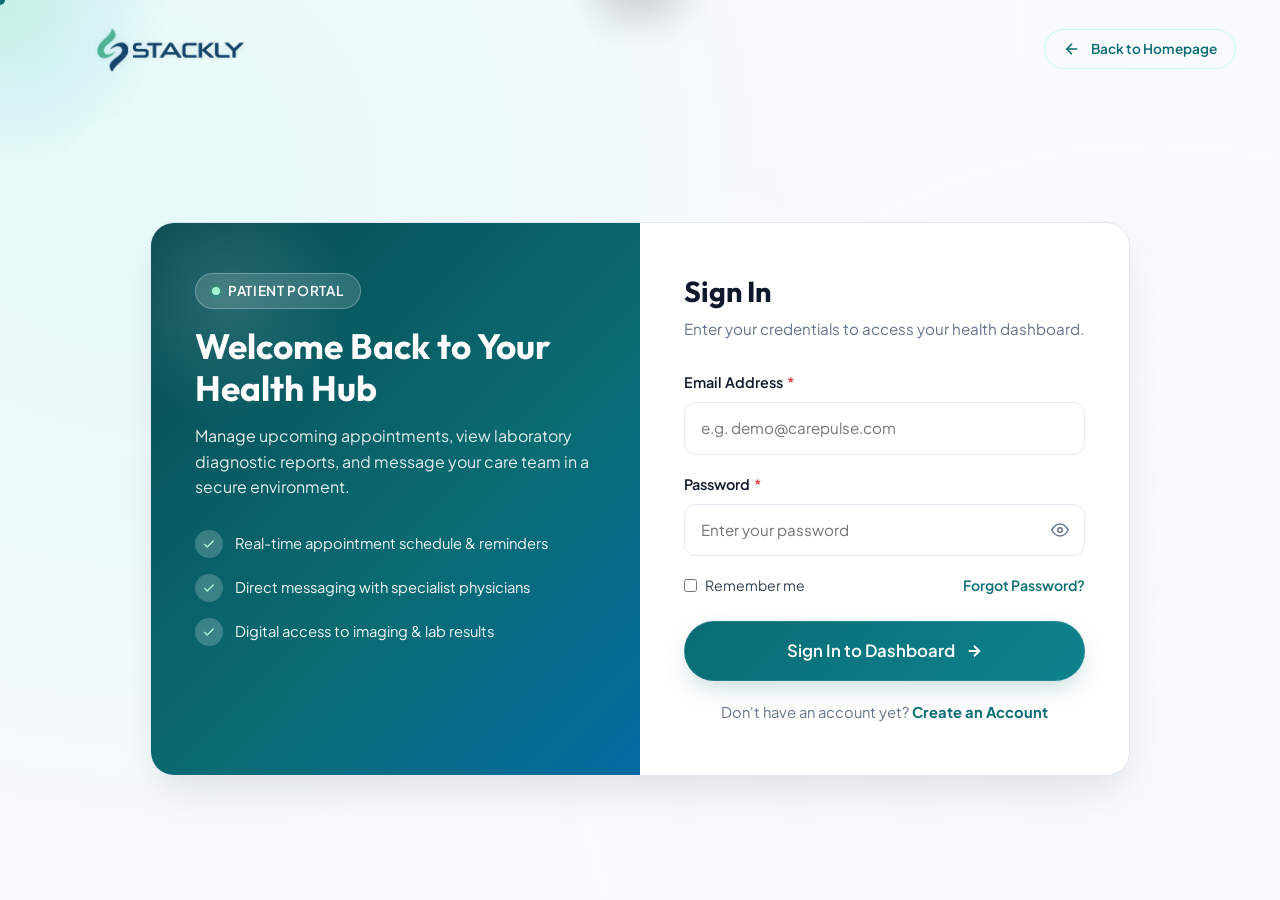
<file: login.html>
<!DOCTYPE html>
<html lang="en">

<head>
  <meta charset="UTF-8">
  <meta name="viewport" content="width=device-width, initial-scale=1.0">
  <meta name="description"
    content="AuraCare Health - Patient Portal Login. Sign in to access your appointment schedules, health records, and specialist consultations.">
  <title>Patient Login | Stackly Health</title>

  <!-- Google Fonts -->
  <link rel="preconnect" href="https://fonts.googleapis.com">
  <link rel="preconnect" href="https://fonts.gstatic.com" crossorigin>
  <link
    href="https://fonts.googleapis.com/css2?family=Outfit:wght@500;600;700;800&family=Plus+Jakarta+Sans:wght@300;400;500;600;700;800&display=swap"
    rel="stylesheet">

  <!-- Stylesheets -->
  <link rel="stylesheet" href="css/style.css">
  <link rel="stylesheet" href="css/animations.css">
  <link rel="stylesheet" href="css/auth.css">
</head>

<body class="auth-page">

  <!-- Header Brand Bar -->
  <header class="auth-header">
    <div class="container" style="display: flex; justify-content: space-between; align-items: center;">
      <a href="index.html" class="brand" aria-label="Stackly Health Home">
        <!-- <div class="brand-text">stackly<span></span></div> -->
        <img class="logo" src="assets/images/Stackly Logo" alt="">
      </a>
      <a href="index.html" class="btn btn-outline btn-sm">
        <svg viewBox="0 0 24 24" fill="none" stroke="currentColor" stroke-width="2" style="transform: rotate(180deg);">
          <line x1="5" y1="12" x2="19" y2="12"></line>
          <polyline points="12 5 19 12 12 19"></polyline>
        </svg>
        <span>Back to Homepage</span>
      </a>
    </div>
  </header>

  <!-- Main Auth Container -->
  <div class="auth-container">
    <div class="auth-card-wrapper reveal">

      <!-- Left Side: Informative Healthcare Banner -->
      <div class="auth-banner">
        <div class="auth-banner-content">
          <span class="section-badge"
            style="background: rgba(255,255,255,0.15); color: white; border: 1px solid rgba(255,255,255,0.25);">
            <span class="section-badge-dot" style="background: #a7f3d0;"></span> Patient Portal
          </span>
          <h2 class="auth-banner-title">Welcome Back to Your Health Hub</h2>
          <p class="auth-banner-desc">Manage upcoming appointments, view laboratory diagnostic reports, and message your
            care team in a secure environment.</p>

          <div class="auth-features-list">
            <div class="auth-feature-item">
              <div class="auth-feature-icon">
                <svg viewBox="0 0 24 24" fill="none" stroke="currentColor" stroke-width="2.5">
                  <polyline points="20 6 9 17 4 12"></polyline>
                </svg>
              </div>
              <span>Real-time appointment schedule & reminders</span>
            </div>
            <div class="auth-feature-item">
              <div class="auth-feature-icon">
                <svg viewBox="0 0 24 24" fill="none" stroke="currentColor" stroke-width="2.5">
                  <polyline points="20 6 9 17 4 12"></polyline>
                </svg>
              </div>
              <span>Direct messaging with specialist physicians</span>
            </div>
            <div class="auth-feature-item">
              <div class="auth-feature-icon">
                <svg viewBox="0 0 24 24" fill="none" stroke="currentColor" stroke-width="2.5">
                  <polyline points="20 6 9 17 4 12"></polyline>
                </svg>
              </div>
              <span>Digital access to imaging & lab results</span>
            </div>
          </div>
        </div>

        <!-- <div class="auth-banner-footer">
          <span>🔒 Demo Mode: Client-side browser storage demonstration.</span>
        </div> -->
      </div>

      <!-- Right Side: Login Form -->
      <div class="auth-form-side">
        <div class="auth-form-header">
          <h1 class="auth-form-title">Sign In</h1>
          <p class="auth-form-subtitle">Enter your credentials to access your health dashboard.</p>
        </div>

        <!-- Quick 1-Click Demo Credentials Filler -->
        <!-- <div class="demo-credentials-box">
          <div class="demo-credentials-info">
            <strong>⚡ Quick Demo Credentials</strong>
            <span>demo@carepulse.com • Password123!</span>
          </div>
          <button type="button" class="demo-auto-fill-btn" id="btnAutofillDemo">Auto Fill</button>
        </div> -->

        <form id="loginForm" novalidate>
          <!-- Email Input -->
          <div class="form-group" style="margin-bottom: 18px;">
            <label for="loginEmail" class="form-label">Email Address <span class="required">*</span></label>
            <input type="email" id="loginEmail" class="form-input" placeholder="e.g. demo@carepulse.com" required
              autocomplete="email">
          </div>

          <!-- Password Input -->
          <div class="form-group" style="margin-bottom: 8px;">
            <label for="loginPassword" class="form-label">Password <span class="required">*</span></label>
            <div class="password-input-wrap">
              <input type="password" id="loginPassword" class="form-input" placeholder="Enter your password" required
                autocomplete="current-password">
              <button type="button" class="password-toggle-btn" data-target="loginPassword"
                aria-label="Toggle password visibility">
                <svg viewBox="0 0 24 24" fill="none" stroke="currentColor" stroke-width="2">
                  <path d="M1 12s4-8 11-8 11 8 11 8-4 8-11 8-11-8-11-8z"></path>
                  <circle cx="12" cy="12" r="3"></circle>
                </svg>
              </button>
            </div>
          </div>

          <!-- Authentication Error Message Box -->
          <div class="error-message" id="loginAuthError" style="margin-bottom: 12px;"></div>

          <!-- Options: Remember Me & Forgot Password -->
          <div class="form-options">
            <label class="remember-me">
              <input type="checkbox" id="rememberMe">
              <span>Remember me</span>
            </label>
            <a href="#" class="forgot-password-link" id="forgotPasswordLink">Forgot Password?</a>
          </div>

          <!-- Submit Button -->
          <button type="submit" class="btn btn-primary btn-lg auth-submit-btn">
            <span>Sign In to Dashboard</span>
            <svg viewBox="0 0 24 24" fill="none" stroke="currentColor" stroke-width="2.5">
              <line x1="5" y1="12" x2="19" y2="12"></line>
              <polyline points="12 5 19 12 12 19"></polyline>
            </svg>
          </button>

          <!-- Switch to Register Link -->
          <p class="auth-switch-text">
            Don't have an account yet? <a href="register.html">Create an Account</a>
          </p>
        </form>
      </div>

    </div>
  </div>

  <!-- Scroll To Top (Up Arrow) Floating Action Button -->
  <button type="button" class="scroll-to-top" id="scrollToTopBtn" aria-label="Scroll to top" title="Scroll to top">
    <svg viewBox="0 0 24 24" fill="none" stroke="currentColor" stroke-width="2.5" stroke-linecap="round"
      stroke-linejoin="round">
      <line x1="12" y1="19" x2="12" y2="5"></line>
      <polyline points="5 12 12 5 19 12"></polyline>
    </svg>
  </button>

  <script src="js/main.js"></script>
  <script src="js/animations.js"></script>
  <script src="js/auth.js"></script>
</body>

</html>
</file>
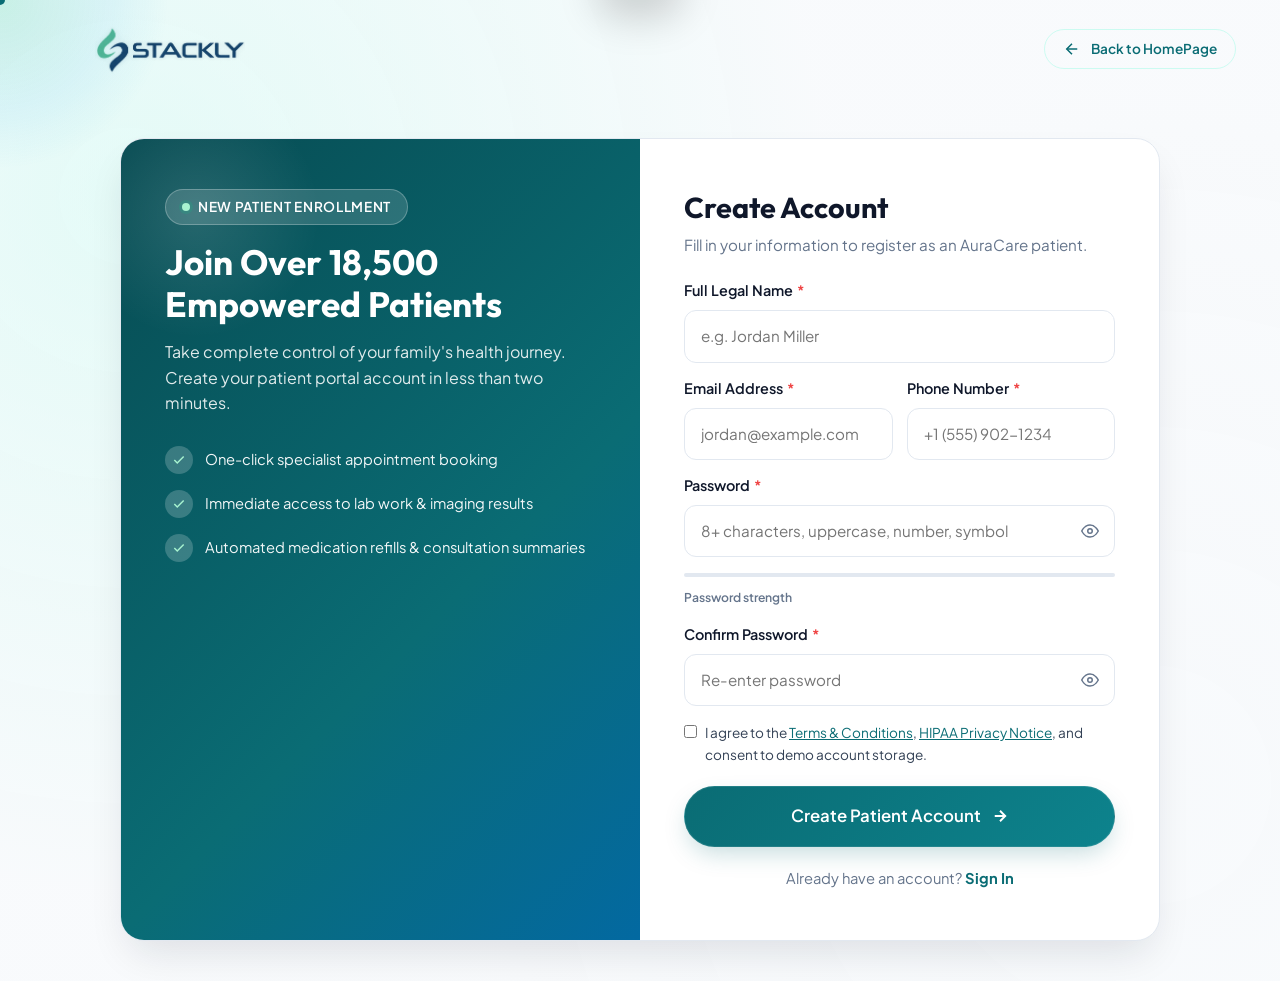
<file: register.html>
<!DOCTYPE html>
<html lang="en">

<head>
  <meta charset="UTF-8">
  <meta name="viewport" content="width=device-width, initial-scale=1.0">
  <meta name="description"
    content="Register for AuraCare Health Patient Portal - Create your account for personalized appointment management, doctor communication, and medical test history.">
  <title>Create Patient Account | Stackly Health</title>

  <!-- Google Fonts -->
  <link rel="preconnect" href="https://fonts.googleapis.com">
  <link rel="preconnect" href="https://fonts.gstatic.com" crossorigin>
  <link
    href="https://fonts.googleapis.com/css2?family=Outfit:wght@500;600;700;800&family=Plus+Jakarta+Sans:wght@300;400;500;600;700;800&display=swap"
    rel="stylesheet">

  <!-- Stylesheets -->
  <link rel="stylesheet" href="css/style.css">
  <link rel="stylesheet" href="css/animations.css">
  <link rel="stylesheet" href="css/auth.css">
</head>

<body class="auth-page">

  <!-- Header Brand Bar -->
  <header class="auth-header">
    <div class="container" style="display: flex; justify-content: space-between; align-items: center;">
      <a href="index.html" class="brand" aria-label="Stackly Health Home">
        <!-- <div class="brand-text">stackly<span></span></div> -->
        <img class="logo" src="assets/images/Stackly Logo" alt="">
      </a>
      <a href="index.html" class="btn btn-outline btn-sm">
        <svg viewBox="0 0 24 24" fill="none" stroke="currentColor" stroke-width="2" style="transform: rotate(180deg);">
          <line x1="5" y1="12" x2="19" y2="12"></line>
          <polyline points="12 5 19 12 12 19"></polyline>
        </svg>
        <span>Back to HomePage</span>
      </a>
    </div>
  </header>

  <!-- Main Auth Container -->
  <div class="auth-container">
    <div class="auth-card-wrapper reveal" style="max-width: 1040px;">

      <!-- Left Side: Informative Healthcare Banner -->
      <div class="auth-banner">
        <div class="auth-banner-content">
          <span class="section-badge"
            style="background: rgba(255,255,255,0.15); color: white; border: 1px solid rgba(255,255,255,0.25);">
            <span class="section-badge-dot" style="background: #a7f3d0;"></span> New Patient Enrollment
          </span>
          <h2 class="auth-banner-title">Join Over 18,500 Empowered Patients</h2>
          <p class="auth-banner-desc">Take complete control of your family's health journey. Create your patient portal
            account in less than two minutes.</p>

          <div class="auth-features-list">
            <div class="auth-feature-item">
              <div class="auth-feature-icon">
                <svg viewBox="0 0 24 24" fill="none" stroke="currentColor" stroke-width="2.5">
                  <polyline points="20 6 9 17 4 12"></polyline>
                </svg>
              </div>
              <span>One-click specialist appointment booking</span>
            </div>
            <div class="auth-feature-item">
              <div class="auth-feature-icon">
                <svg viewBox="0 0 24 24" fill="none" stroke="currentColor" stroke-width="2.5">
                  <polyline points="20 6 9 17 4 12"></polyline>
                </svg>
              </div>
              <span>Immediate access to lab work & imaging results</span>
            </div>
            <div class="auth-feature-item">
              <div class="auth-feature-icon">
                <svg viewBox="0 0 24 24" fill="none" stroke="currentColor" stroke-width="2.5">
                  <polyline points="20 6 9 17 4 12"></polyline>
                </svg>
              </div>
              <span>Automated medication refills & consultation summaries</span>
            </div>
          </div>
        </div>

        <!-- <div class="auth-banner-footer">
          <span>🔒 Demo Mode: Stores account locally in browser memory for simulation.</span>
        </div> -->
      </div>

      <!-- Right Side: Registration Form -->
      <div class="auth-form-side">
        <div class="auth-form-header" style="margin-bottom: 22px;">
          <h1 class="auth-form-title">Create Account</h1>
          <p class="auth-form-subtitle">Fill in your information to register as an AuraCare patient.</p>
        </div>

        <form id="registerForm" novalidate>
          <!-- Full Name -->
          <div class="form-group" style="margin-bottom: 14px;">
            <label for="regName" class="form-label">Full Legal Name <span class="required">*</span></label>
            <input type="text" id="regName" class="form-input" placeholder="e.g. Jordan Miller" required
              autocomplete="name">
            <div class="error-message" id="regNameError"></div>
          </div>

          <div style="display: grid; grid-template-columns: 1fr 1fr; gap: 14px; margin-bottom: 14px;">
            <!-- Email -->
            <div class="form-group">
              <label for="regEmail" class="form-label">Email Address <span class="required">*</span></label>
              <input type="email" id="regEmail" class="form-input" placeholder="jordan@example.com" required
                autocomplete="email">
              <div class="error-message" id="regEmailError"></div>
            </div>

            <!-- Phone Number -->
            <div class="form-group">
              <label for="regPhone" class="form-label">Phone Number <span class="required">*</span></label>
              <input type="tel" id="regPhone" class="form-input" placeholder="+1 (555) 902-1234" required
                autocomplete="tel">
              <div class="error-message" id="regPhoneError"></div>
            </div>
          </div>

          <!-- Password & Strength Evaluator -->
          <div class="form-group" style="margin-bottom: 14px;">
            <label for="regPassword" class="form-label">Password <span class="required">*</span></label>
            <div class="password-input-wrap">
              <input type="password" id="regPassword" class="form-input"
                placeholder="8+ characters, uppercase, number, symbol" required minlength="8"
                pattern="(?=.*[A-Z])(?=.*[0-9])(?=.*[^A-Za-z0-9]).{8,}"
                title="Use at least 8 characters, including an uppercase letter, number, and special character."
                autocomplete="new-password">
              <button type="button" class="password-toggle-btn" data-target="regPassword"
                aria-label="Toggle password visibility">
                <svg viewBox="0 0 24 24" fill="none" stroke="currentColor" stroke-width="2">
                  <path d="M1 12s4-8 11-8 11 8 11 8-4 8-11 8-11-8-11-8z"></path>
                  <circle cx="12" cy="12" r="3"></circle>
                </svg>
              </button>
            </div>
            <!-- Password Strength Bar -->
            <div class="password-strength-container">
              <div class="strength-bar-track">
                <div class="strength-bar-fill" id="strengthBarFill"></div>
              </div>
              <span class="strength-text" id="strengthText">Password strength</span>
            </div>
            <div class="error-message" id="regPasswordError"></div>
          </div>

          <!-- Confirm Password -->
          <div class="form-group" style="margin-bottom: 16px;">
            <label for="regConfirmPassword" class="form-label">Confirm Password <span class="required">*</span></label>
            <div class="password-input-wrap">
              <input type="password" id="regConfirmPassword" class="form-input" placeholder="Re-enter password" required
                autocomplete="new-password">
              <button type="button" class="password-toggle-btn" data-target="regConfirmPassword"
                aria-label="Toggle password visibility">
                <svg viewBox="0 0 24 24" fill="none" stroke="currentColor" stroke-width="2">
                  <path d="M1 12s4-8 11-8 11 8 11 8-4 8-11 8-11-8-11-8z"></path>
                  <circle cx="12" cy="12" r="3"></circle>
                </svg>
              </button>
            </div>
            <div class="error-message" id="regConfirmPasswordError"></div>
          </div>

          <!-- Terms Checkbox -->
          <div class="form-group" style="margin-bottom: 20px;">
            <label class="remember-me" style="font-size: 0.85rem; align-items: flex-start;">
              <input type="checkbox" id="regTerms" required style="margin-top: 3px;">
              <span>I agree to the <a href="#" style="color: var(--primary); text-decoration: underline;">Terms &amp;
                  Conditions</a>, <a href="#" style="color: var(--primary); text-decoration: underline;">HIPAA Privacy
                  Notice</a>, and consent to demo account storage.</span>
            </label>
            <div class="error-message" id="regTermsError"></div>
          </div>

          <!-- Submit Button -->
          <button type="submit" class="btn btn-primary btn-lg auth-submit-btn">
            <span>Create Patient Account</span>
            <svg viewBox="0 0 24 24" fill="none" stroke="currentColor" stroke-width="2.5">
              <line x1="5" y1="12" x2="19" y2="12"></line>
              <polyline points="12 5 19 12 12 19"></polyline>
            </svg>
          </button>

          <!-- Switch to Login Link -->
          <p class="auth-switch-text">
            Already have an account? <a href="login.html">Sign In</a>
          </p>
        </form>
      </div>

    </div>
  </div>

  <!-- Scroll To Top (Up Arrow) Floating Action Button -->
  <button type="button" class="scroll-to-top" id="scrollToTopBtn" aria-label="Scroll to top" title="Scroll to top">
    <svg viewBox="0 0 24 24" fill="none" stroke="currentColor" stroke-width="2.5" stroke-linecap="round"
      stroke-linejoin="round">
      <line x1="12" y1="19" x2="12" y2="5"></line>
      <polyline points="5 12 12 5 19 12"></polyline>
    </svg>
  </button>

  <script src="js/main.js"></script>
  <script src="js/animations.js"></script>
  <script src="js/auth.js"></script>
</body>

</html>
</file>
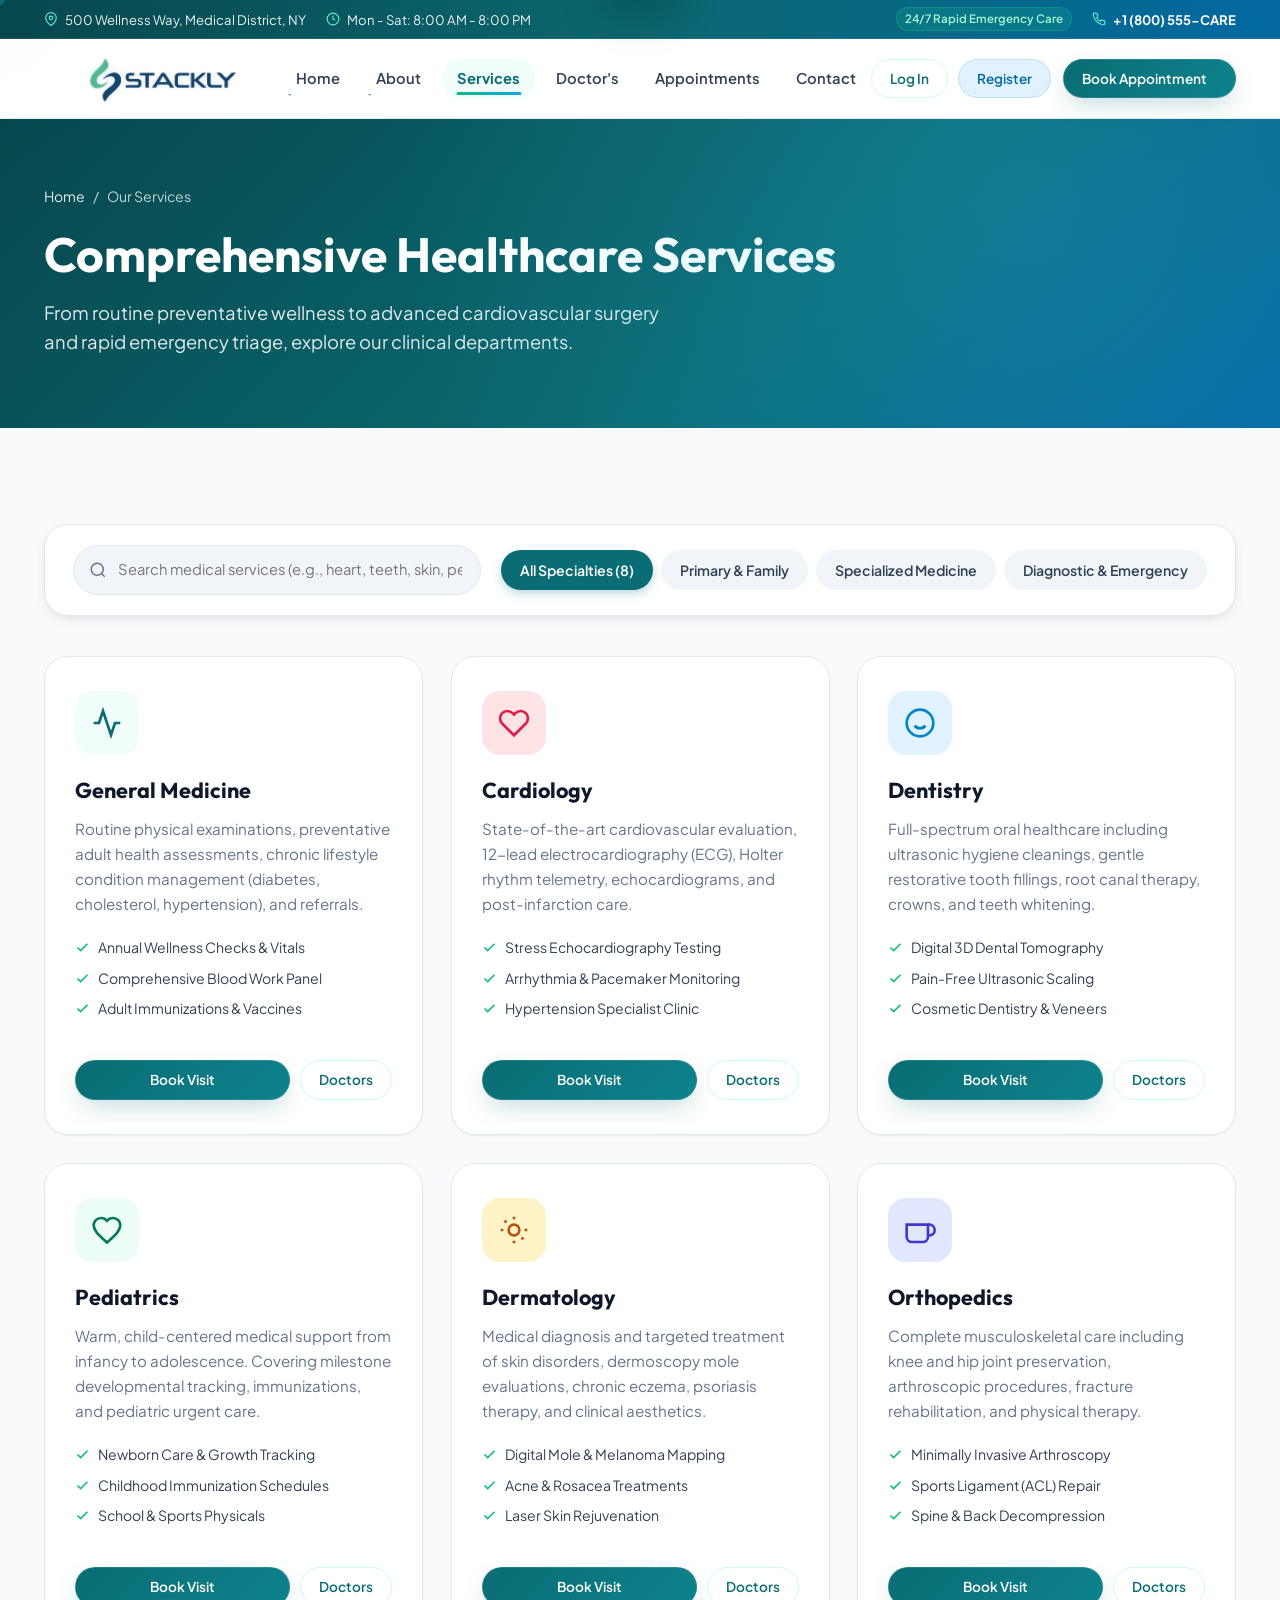
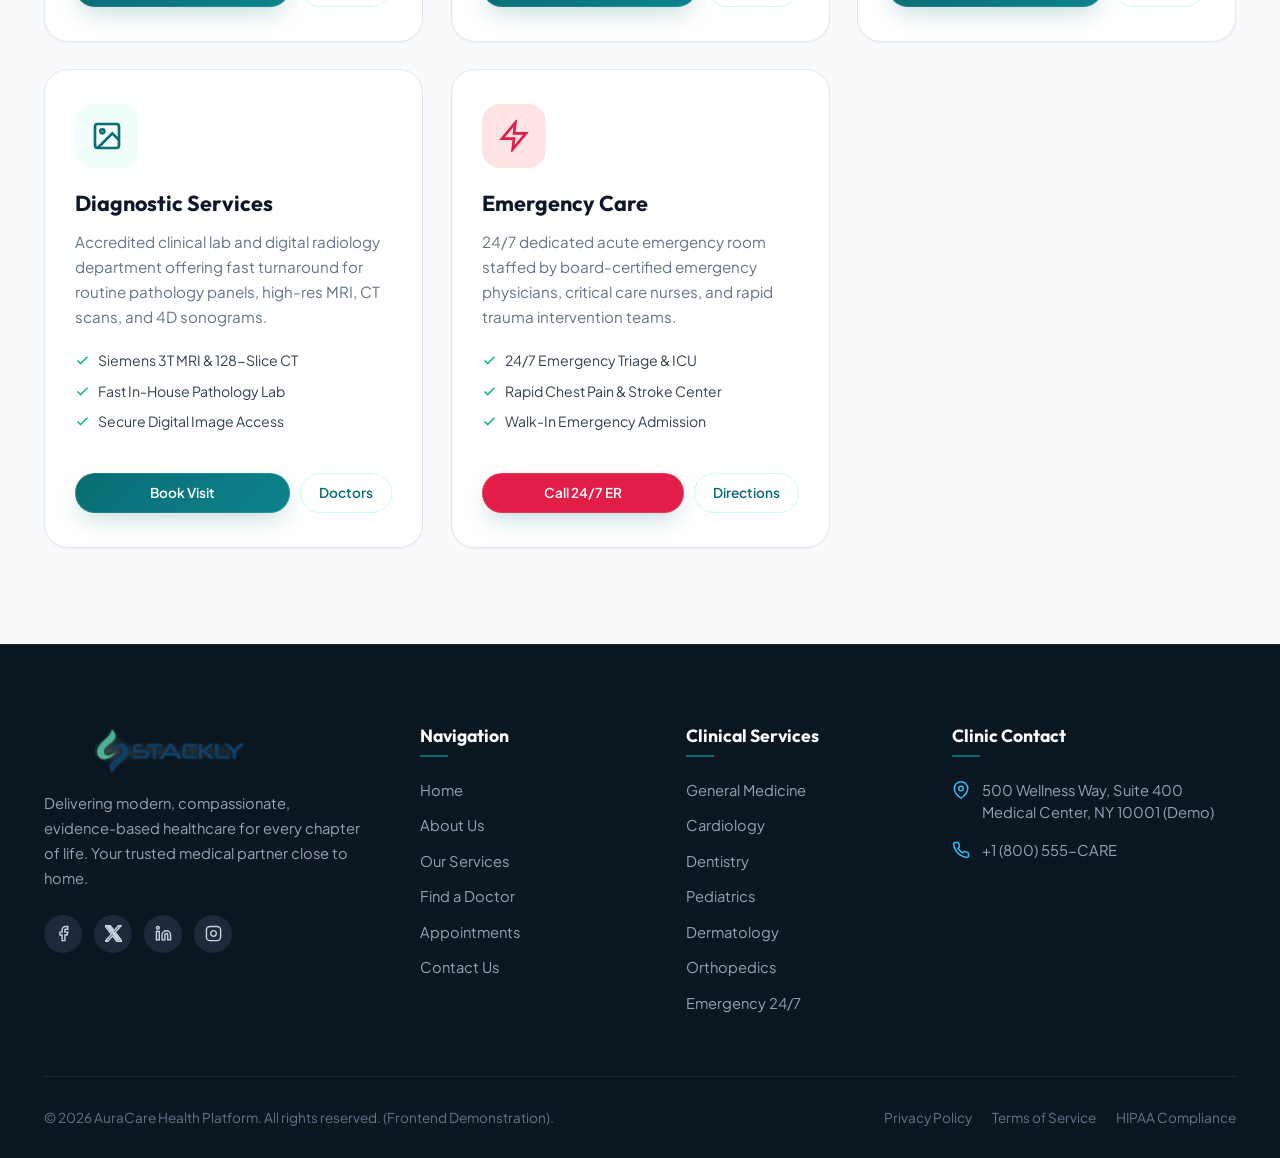
<file: services.html>
<!DOCTYPE html>
<html lang="en">

<head>
  <meta charset="UTF-8">
  <meta name="viewport" content="width=device-width, initial-scale=1.0">
  <meta name="description"
    content="AuraCare Healthcare Services - Discover comprehensive medical departments from General Medicine, Cardiology, Pediatrics, Orthopedics, to 24/7 Emergency Care.">
  <title>Our Services | Stackly Health</title>

  <!-- Google Fonts -->
  <link rel="preconnect" href="https://fonts.googleapis.com">
  <link rel="preconnect" href="https://fonts.gstatic.com" crossorigin>
  <link
    href="https://fonts.googleapis.com/css2?family=Outfit:wght@500;600;700;800&family=Plus+Jakarta+Sans:wght@300;400;500;600;700;800&display=swap"
    rel="stylesheet">

  <!-- Core Stylesheet -->
  <link rel="stylesheet" href="css/style.css">
  <link rel="stylesheet" href="css/animations.css">
</head>

<body>

  <!-- Top Announcement Bar -->
  <div class="top-bar">
    <div class="container top-bar-content">
      <div class="top-bar-left">
        <div class="top-bar-item">
          <svg viewBox="0 0 24 24" fill="none" stroke="currentColor" stroke-width="2">
            <path d="M21 10c0 7-9 13-9 13s-9-6-9-13a9 9 0 0 1 18 0z"></path>
            <circle cx="12" cy="10" r="3"></circle>
          </svg>
          <span>500 Wellness Way, Medical District, NY</span>
        </div>
        <div class="top-bar-item">
          <svg viewBox="0 0 24 24" fill="none" stroke="currentColor" stroke-width="2">
            <circle cx="12" cy="12" r="10"></circle>
            <polyline points="12 6 12 12 16 14"></polyline>
          </svg>
          <span>Mon - Sat: 8:00 AM - 8:00 PM</span>
        </div>
      </div>
      <div class="top-bar-right">
        <span class="top-bar-badge">24/7 Rapid Emergency Care</span>
        <div class="top-bar-item">
          <svg viewBox="0 0 24 24" fill="none" stroke="currentColor" stroke-width="2">
            <path
              d="M22 16.92v3a2 2 0 0 1-2.18 2 19.79 19.79 0 0 1-8.63-3.07 19.5 19.5 0 0 1-6-6 19.79 19.79 0 0 1-3.07-8.67A2 2 0 0 1 4.11 2h3a2 2 0 0 1 2 1.72 12.84 12.84 0 0 0 .7 2.81 2 2 0 0 1-.45 2.11L8.09 9.91a16 16 0 0 0 6 6l1.27-1.27a2 2 0 0 1 2.11-.45 12.84 12.84 0 0 0 2.81.7A2 2 0 0 1 22 16.92z">
            </path>
          </svg>
          <strong style="color: #ffffff;">+1 (800) 555-CARE</strong>
        </div>
      </div>
    </div>
  </div>

  <!-- Main Navigation Header -->
  <header class="site-header" id="mainHeader">
    <div class="container navbar">
      <!-- Brand Logo -->
      <a href="index.html" class="brand" aria-label="Stackly Health Home">
        <!-- <div class="brand-text">stackly<span></span></div> -->
        <img class="logo" src="assets/images/Stackly Logo" alt="">
      </a>

      <!-- 6 Main Navigation Tabs -->
      <nav class="nav-menu" aria-label="Main Navigation">
        <a href="index.html" class="nav-link">Home</a>
        <a href="about.html" class="nav-link">About</a>
        <a href="services.html" class="nav-link active">Services</a>
        <a href="doctors.html" class="nav-link">Doctor's</a>
        <a href="appointments.html" class="nav-link">Appointments</a>
        <a href="contact.html" class="nav-link">Contact</a>
      </nav>

      <!-- Auth State & CTA Button -->
      <div class="header-actions">
        <div class="auth-nav">
          <!-- Populated dynamically by main.js (Login/Register or User Profile/Dashboard) -->
          <a href="login.html" class="btn btn-outline btn-sm">Log In</a>
          <a href="register.html" class="btn btn-secondary btn-sm">Register</a>
        </div>
        <a href="appointments.html" class="btn btn-primary btn-sm">
          <span>Book Appointment</span>
          <svg viewBox="0 0 24 24" fill="none" stroke="currentColor" stroke-width="2.2">
            <line x1="5" y1="12" x2="19" y2="12"></line>
            <polyline points="12 5 19 12 12 19"></polyline>
          </svg>
        </a>
        <!-- Mobile Hamburger Button -->
        <button class="mobile-toggle" aria-label="Toggle navigation menu" aria-expanded="false">
          <span></span>
          <span></span>
          <span></span>
        </button>
      </div>
    </div>

    <!-- Mobile Drawer -->
    <div class="mobile-nav" id="mobileNavDrawer">
      <a href="index.html" class="nav-link">Home</a>
      <a href="about.html" class="nav-link">About</a>
      <a href="services.html" class="nav-link active">Services</a>
      <a href="doctors.html" class="nav-link">Doctor's</a>
      <a href="appointments.html" class="nav-link">Appointments</a>
      <a href="contact.html" class="nav-link">Contact</a>
      <div class="mobile-nav-actions">
        <a href="login.html" class="btn btn-outline btn-sm" style="width: 100%;">Log In</a>
        <a href="register.html" class="btn btn-secondary btn-sm" style="width: 100%;">Register</a>
        <a href="appointments.html" class="btn btn-primary btn-sm" style="width: 100%;">
          <span>Book Appointment</span>
          <svg viewBox="0 0 24 24" fill="none" stroke="currentColor" stroke-width="2.2">
            <line x1="5" y1="12" x2="19" y2="12"></line>
            <polyline points="12 5 19 12 12 19"></polyline>
          </svg>
        </a>
      </div>
    </div>
  </header>

  <!-- Page Banner -->
  <section class="page-hero">
    <div class="container">
      <div class="breadcrumb">
        <a href="index.html">Home</a>
        <span>/</span>
        <span>Our Services</span>
      </div>
      <h1 class="page-hero-title">Comprehensive Healthcare Services</h1>
      <p class="page-hero-desc">From routine preventative wellness to advanced cardiovascular surgery and rapid
        emergency triage, explore our clinical departments.</p>
    </div>
  </section>

  <!-- Interactive Filter & Services Grid -->
  <main class="section">
    <div class="container">
      <!-- Search & Category Filter Bar -->
      <div class="filter-bar reveal">
        <div class="search-box">
          <svg viewBox="0 0 24 24" fill="none" stroke="currentColor" stroke-width="2">
            <circle cx="11" cy="11" r="8"></circle>
            <line x1="21" y1="21" x2="16.65" y2="16.65"></line>
          </svg>
          <input type="text" id="servicesSearchInput"
            placeholder="Search medical services (e.g., heart, teeth, skin, pediatric)..."
            aria-label="Search healthcare services">
        </div>
        <div class="filter-pills" id="serviceCategoryPills">
          <button type="button" class="filter-pill active" data-category="all">All Specialties (8)</button>
          <button type="button" class="filter-pill" data-category="primary">Primary & Family</button>
          <button type="button" class="filter-pill" data-category="specialized">Specialized Medicine</button>
          <button type="button" class="filter-pill" data-category="urgent">Diagnostic & Emergency</button>
        </div>
      </div>

      <!-- Services Grid (8 Required Services) -->
      <div class="services-grid" id="servicesDirectoryGrid">
        <!-- 1. General Medicine -->
        <article class="service-card reveal" data-category="primary"
          data-title="General Medicine Primary Care Preventive Physicals">
          <div class="service-icon-box teal">
            <svg viewBox="0 0 24 24" fill="none" stroke="currentColor" stroke-width="2">
              <path d="M22 12h-4l-3 9L9 3l-3 9H2"></path>
            </svg>
          </div>
          <h3 class="service-title">General Medicine</h3>
          <p class="service-description">Routine physical examinations, preventative adult health assessments, chronic
            lifestyle condition management (diabetes, cholesterol, hypertension), and referrals.</p>
          <ul class="service-features">
            <li><svg viewBox="0 0 24 24" fill="none" stroke="currentColor" stroke-width="2.5">
                <polyline points="20 6 9 17 4 12"></polyline>
              </svg> Annual Wellness Checks & Vitals</li>
            <li><svg viewBox="0 0 24 24" fill="none" stroke="currentColor" stroke-width="2.5">
                <polyline points="20 6 9 17 4 12"></polyline>
              </svg> Comprehensive Blood Work Panel</li>
            <li><svg viewBox="0 0 24 24" fill="none" stroke="currentColor" stroke-width="2.5">
                <polyline points="20 6 9 17 4 12"></polyline>
              </svg> Adult Immunizations & Vaccines</li>
          </ul>
          <div style="display: flex; gap: 10px; margin-top: auto; padding-top: 16px;">
            <a href="appointments.html?specialty=General%20Medicine" class="btn btn-primary btn-sm"
              style="flex: 1;">Book Visit</a>
            <a href="doctors.html" class="btn btn-outline btn-sm">Doctors</a>
          </div>
        </article>

        <!-- 2. Cardiology -->
        <article class="service-card reveal reveal-delay-1" data-category="specialized"
          data-title="Cardiology Heart Cardiovascular ECG Echo">
          <div class="service-icon-box rose">
            <svg viewBox="0 0 24 24" fill="none" stroke="currentColor" stroke-width="2">
              <path
                d="M20.84 4.61a5.5 5.5 0 0 0-7.78 0L12 5.67l-1.06-1.06a5.5 5.5 0 0 0-7.78 7.78l1.06 1.06L12 21.23l7.78-7.78 1.06-1.06a5.5 5.5 0 0 0 0-7.78z">
              </path>
            </svg>
          </div>
          <h3 class="service-title">Cardiology</h3>
          <p class="service-description">State-of-the-art cardiovascular evaluation, 12-lead electrocardiography (ECG),
            Holter rhythm telemetry, echocardiograms, and post-infarction care.</p>
          <ul class="service-features">
            <li><svg viewBox="0 0 24 24" fill="none" stroke="currentColor" stroke-width="2.5">
                <polyline points="20 6 9 17 4 12"></polyline>
              </svg> Stress Echocardiography Testing</li>
            <li><svg viewBox="0 0 24 24" fill="none" stroke="currentColor" stroke-width="2.5">
                <polyline points="20 6 9 17 4 12"></polyline>
              </svg> Arrhythmia & Pacemaker Monitoring</li>
            <li><svg viewBox="0 0 24 24" fill="none" stroke="currentColor" stroke-width="2.5">
                <polyline points="20 6 9 17 4 12"></polyline>
              </svg> Hypertension Specialist Clinic</li>
          </ul>
          <div style="display: flex; gap: 10px; margin-top: auto; padding-top: 16px;">
            <a href="appointments.html?specialty=Cardiology" class="btn btn-primary btn-sm" style="flex: 1;">Book
              Visit</a>
            <a href="doctors.html" class="btn btn-outline btn-sm">Doctors</a>
          </div>
        </article>

        <!-- 3. Dentistry -->
        <article class="service-card reveal reveal-delay-2" data-category="primary"
          data-title="Dentistry Dental Teeth Cleaning Oral Hygiene Cavity">
          <div class="service-icon-box blue">
            <svg viewBox="0 0 24 24" fill="none" stroke="currentColor" stroke-width="2">
              <circle cx="12" cy="12" r="10"></circle>
              <path d="M8 14s1.5 2 4 2 4-2 4-2"></path>
              <line x1="9" y1="9" x2="9.01" y2="9"></line>
              <line x1="15" y1="9" x2="15.01" y2="9"></line>
            </svg>
          </div>
          <h3 class="service-title">Dentistry</h3>
          <p class="service-description">Full-spectrum oral healthcare including ultrasonic hygiene cleanings, gentle
            restorative tooth fillings, root canal therapy, crowns, and teeth whitening.</p>
          <ul class="service-features">
            <li><svg viewBox="0 0 24 24" fill="none" stroke="currentColor" stroke-width="2.5">
                <polyline points="20 6 9 17 4 12"></polyline>
              </svg> Digital 3D Dental Tomography</li>
            <li><svg viewBox="0 0 24 24" fill="none" stroke="currentColor" stroke-width="2.5">
                <polyline points="20 6 9 17 4 12"></polyline>
              </svg> Pain-Free Ultrasonic Scaling</li>
            <li><svg viewBox="0 0 24 24" fill="none" stroke="currentColor" stroke-width="2.5">
                <polyline points="20 6 9 17 4 12"></polyline>
              </svg> Cosmetic Dentistry & Veneers</li>
          </ul>
          <div style="display: flex; gap: 10px; margin-top: auto; padding-top: 16px;">
            <a href="appointments.html?specialty=Dentistry" class="btn btn-primary btn-sm" style="flex: 1;">Book
              Visit</a>
            <a href="doctors.html" class="btn btn-outline btn-sm">Doctors</a>
          </div>
        </article>

        <!-- 4. Pediatrics -->
        <article class="service-card reveal" data-category="primary"
          data-title="Pediatrics Children Child Kids Newborn Baby">
          <div class="service-icon-box green">
            <svg viewBox="0 0 24 24" fill="none" stroke="currentColor" stroke-width="2">
              <path
                d="M12 21.35l-1.45-1.32C5.4 15.36 2 12.28 2 8.5 2 5.42 4.42 3 7.5 3c1.74 0 3.41.81 4.5 2.09C13.09 3.81 14.76 3 16.5 3 19.58 3 22 5.42 22 8.5c0 3.78-3.4 6.86-8.55 11.54L12 21.35z">
              </path>
            </svg>
          </div>
          <h3 class="service-title">Pediatrics</h3>
          <p class="service-description">Warm, child-centered medical support from infancy to adolescence. Covering
            milestone developmental tracking, immunizations, and pediatric urgent care.</p>
          <ul class="service-features">
            <li><svg viewBox="0 0 24 24" fill="none" stroke="currentColor" stroke-width="2.5">
                <polyline points="20 6 9 17 4 12"></polyline>
              </svg> Newborn Care & Growth Tracking</li>
            <li><svg viewBox="0 0 24 24" fill="none" stroke="currentColor" stroke-width="2.5">
                <polyline points="20 6 9 17 4 12"></polyline>
              </svg> Childhood Immunization Schedules</li>
            <li><svg viewBox="0 0 24 24" fill="none" stroke="currentColor" stroke-width="2.5">
                <polyline points="20 6 9 17 4 12"></polyline>
              </svg> School & Sports Physicals</li>
          </ul>
          <div style="display: flex; gap: 10px; margin-top: auto; padding-top: 16px;">
            <a href="appointments.html?specialty=Pediatrics" class="btn btn-primary btn-sm" style="flex: 1;">Book
              Visit</a>
            <a href="doctors.html" class="btn btn-outline btn-sm">Doctors</a>
          </div>
        </article>

        <!-- 5. Dermatology -->
        <article class="service-card reveal reveal-delay-1" data-category="specialized"
          data-title="Dermatology Skin Rash Mole Acne Laser">
          <div class="service-icon-box amber">
            <svg viewBox="0 0 24 24" fill="none" stroke="currentColor" stroke-width="2">
              <circle cx="12" cy="12" r="4"></circle>
              <path d="M12 2v2"></path>
              <path d="M12 20v2"></path>
              <path d="m4.93 4.93 1.41 1.41"></path>
              <path d="m17.66 17.66 1.41 1.41"></path>
              <path d="M2 12h2"></path>
              <path d="M20 12h2"></path>
            </svg>
          </div>
          <h3 class="service-title">Dermatology</h3>
          <p class="service-description">Medical diagnosis and targeted treatment of skin disorders, dermoscopy mole
            evaluations, chronic eczema, psoriasis therapy, and clinical aesthetics.</p>
          <ul class="service-features">
            <li><svg viewBox="0 0 24 24" fill="none" stroke="currentColor" stroke-width="2.5">
                <polyline points="20 6 9 17 4 12"></polyline>
              </svg> Digital Mole & Melanoma Mapping</li>
            <li><svg viewBox="0 0 24 24" fill="none" stroke="currentColor" stroke-width="2.5">
                <polyline points="20 6 9 17 4 12"></polyline>
              </svg> Acne & Rosacea Treatments</li>
            <li><svg viewBox="0 0 24 24" fill="none" stroke="currentColor" stroke-width="2.5">
                <polyline points="20 6 9 17 4 12"></polyline>
              </svg> Laser Skin Rejuvenation</li>
          </ul>
          <div style="display: flex; gap: 10px; margin-top: auto; padding-top: 16px;">
            <a href="appointments.html?specialty=Dermatology" class="btn btn-primary btn-sm" style="flex: 1;">Book
              Visit</a>
            <a href="doctors.html" class="btn btn-outline btn-sm">Doctors</a>
          </div>
        </article>

        <!-- 6. Orthopedics -->
        <article class="service-card reveal reveal-delay-2" data-category="specialized"
          data-title="Orthopedics Bone Joint Spine Fracture Sports">
          <div class="service-icon-box indigo">
            <svg viewBox="0 0 24 24" fill="none" stroke="currentColor" stroke-width="2">
              <path d="M18 8h1a4 4 0 0 1 0 8h-1"></path>
              <path d="M2 8h16v9a4 4 0 0 1-4 4H6a4 4 0 0 1-4-4V8z"></path>
            </svg>
          </div>
          <h3 class="service-title">Orthopedics</h3>
          <p class="service-description">Complete musculoskeletal care including knee and hip joint preservation,
            arthroscopic procedures, fracture rehabilitation, and physical therapy.</p>
          <ul class="service-features">
            <li><svg viewBox="0 0 24 24" fill="none" stroke="currentColor" stroke-width="2.5">
                <polyline points="20 6 9 17 4 12"></polyline>
              </svg> Minimally Invasive Arthroscopy</li>
            <li><svg viewBox="0 0 24 24" fill="none" stroke="currentColor" stroke-width="2.5">
                <polyline points="20 6 9 17 4 12"></polyline>
              </svg> Sports Ligament (ACL) Repair</li>
            <li><svg viewBox="0 0 24 24" fill="none" stroke="currentColor" stroke-width="2.5">
                <polyline points="20 6 9 17 4 12"></polyline>
              </svg> Spine & Back Decompression</li>
          </ul>
          <div style="display: flex; gap: 10px; margin-top: auto; padding-top: 16px;">
            <a href="appointments.html?specialty=Orthopedics" class="btn btn-primary btn-sm" style="flex: 1;">Book
              Visit</a>
            <a href="doctors.html" class="btn btn-outline btn-sm">Doctors</a>
          </div>
        </article>

        <!-- 7. Diagnostic Services -->
        <article class="service-card reveal" data-category="urgent"
          data-title="Diagnostic Services MRI CT X-ray Ultrasound Blood Lab">
          <div class="service-icon-box teal">
            <svg viewBox="0 0 24 24" fill="none" stroke="currentColor" stroke-width="2">
              <rect x="3" y="3" width="18" height="18" rx="2" ry="2"></rect>
              <circle cx="8.5" cy="8.5" r="1.5"></circle>
              <polyline points="21 15 16 10 5 21"></polyline>
            </svg>
          </div>
          <h3 class="service-title">Diagnostic Services</h3>
          <p class="service-description">Accredited clinical lab and digital radiology department offering fast
            turnaround for routine pathology panels, high-res MRI, CT scans, and 4D sonograms.</p>
          <ul class="service-features">
            <li><svg viewBox="0 0 24 24" fill="none" stroke="currentColor" stroke-width="2.5">
                <polyline points="20 6 9 17 4 12"></polyline>
              </svg> Siemens 3T MRI & 128-Slice CT</li>
            <li><svg viewBox="0 0 24 24" fill="none" stroke="currentColor" stroke-width="2.5">
                <polyline points="20 6 9 17 4 12"></polyline>
              </svg> Fast In-House Pathology Lab</li>
            <li><svg viewBox="0 0 24 24" fill="none" stroke="currentColor" stroke-width="2.5">
                <polyline points="20 6 9 17 4 12"></polyline>
              </svg> Secure Digital Image Access</li>
          </ul>
          <div style="display: flex; gap: 10px; margin-top: auto; padding-top: 16px;">
            <a href="appointments.html?specialty=Diagnostic%20Services" class="btn btn-primary btn-sm"
              style="flex: 1;">Book Visit</a>
            <a href="doctors.html" class="btn btn-outline btn-sm">Doctors</a>
          </div>
        </article>

        <!-- 8. Emergency Care -->
        <article class="service-card reveal reveal-delay-1" data-category="urgent"
          data-title="Emergency Care Trauma Urgent 24/7 ICU">
          <div class="service-icon-box rose">
            <svg viewBox="0 0 24 24" fill="none" stroke="currentColor" stroke-width="2">
              <polygon points="13 2 3 14 12 14 11 22 21 10 12 10 13 2"></polygon>
            </svg>
          </div>
          <h3 class="service-title">Emergency Care</h3>
          <p class="service-description">24/7 dedicated acute emergency room staffed by board-certified emergency
            physicians, critical care nurses, and rapid trauma intervention teams.</p>
          <ul class="service-features">
            <li><svg viewBox="0 0 24 24" fill="none" stroke="currentColor" stroke-width="2.5">
                <polyline points="20 6 9 17 4 12"></polyline>
              </svg> 24/7 Emergency Triage & ICU</li>
            <li><svg viewBox="0 0 24 24" fill="none" stroke="currentColor" stroke-width="2.5">
                <polyline points="20 6 9 17 4 12"></polyline>
              </svg> Rapid Chest Pain & Stroke Center</li>
            <li><svg viewBox="0 0 24 24" fill="none" stroke="currentColor" stroke-width="2.5">
                <polyline points="20 6 9 17 4 12"></polyline>
              </svg> Walk-In Emergency Admission</li>
          </ul>
          <div style="display: flex; gap: 10px; margin-top: auto; padding-top: 16px;">
            <a href="tel:+18005552273" class="btn btn-primary btn-sm" style="flex: 1; background: #e11d48;">Call 24/7
              ER</a>
            <a href="contact.html" class="btn btn-outline btn-sm">Directions</a>
          </div>
        </article>
      </div>

      <!-- Empty state if search has no results -->
      <div id="noServicesFound"
        style="display: none; text-align: center; padding: 60px 20px; background: white; border-radius: var(--radius-xl); border: 1px solid var(--border-color); margin-top: 20px;">
        <svg style="width: 48px; height: 48px; color: var(--text-light); margin: 0 auto 12px;" viewBox="0 0 24 24"
          fill="none" stroke="currentColor" stroke-width="1.5">
          <circle cx="11" cy="11" r="8"></circle>
          <line x1="21" y1="21" x2="16.65" y2="16.65"></line>
        </svg>
        <h3 style="font-size: 1.25rem; margin-bottom: 6px;">No medical services matched your query</h3>
        <p style="color: var(--text-muted); font-size: 0.92rem; margin-bottom: 16px;">Try adjusting your keyword or
          reset filters to view all specialties.</p>
        <button class="btn btn-outline btn-sm" id="resetServicesBtn">Reset Filters</button>
      </div>
    </div>
  </main>

  <!-- Global Footer -->
  <footer class="site-footer">
    <div class="container">
      <div class="footer-grid">
        <div class="footer-col footer-brand">
          <a href="index.html" class="brand" aria-label="Stackly Health Home">
            <!-- <div class="brand-text">stackly<span></span></div> -->
            <img class="logo" src="assets/images/Stackly Logo" alt="">
          </a>
          <p>Delivering modern, compassionate, evidence-based healthcare for every chapter of life. Your trusted medical
            partner close to home.</p>
        </div>

        <div class="footer-col">
          <h4>Navigation</h4>
          <div class="footer-links-list">
            <a href="index.html">Home</a>
            <a href="about.html">About Us</a>
            <a href="404.html">Our Services</a>
            <a href="doctors.html">Find a Doctor</a>
            <a href="appointments.html">Appointments</a>
            <a href="contact.html">Contact Us</a>
          </div>
        </div>

        <div class="footer-col">
          <h4>Clinical Services</h4>
          <div class="footer-links-list">
            <a href="404.html">General Medicine</a>
            <a href="404.html">Cardiology</a>
            <a href="404.html">Dentistry</a>
            <a href="404.html">Pediatrics</a>
            <a href="404.html">Dermatology</a>
            <a href="404.html">Orthopedics</a>
            <a href="404.html">Emergency 24/7</a>
          </div>
        </div>

        <div class="footer-col">
          <h4>Clinic Contact</h4>
          <div class="footer-contact-item">
            <svg viewBox="0 0 24 24" fill="none" stroke="currentColor" stroke-width="2">
              <path d="M21 10c0 7-9 13-9 13s-9-6-9-13a9 9 0 0 1 18 0z"></path>
              <circle cx="12" cy="10" r="3"></circle>
            </svg>
            <span>500 Wellness Way, Suite 400<br>Medical Center, NY 10001 (Demo)</span>
          </div>
          <div class="footer-contact-item">
            <svg viewBox="0 0 24 24" fill="none" stroke="currentColor" stroke-width="2">
              <path
                d="M22 16.92v3a2 2 0 0 1-2.18 2 19.79 19.79 0 0 1-8.63-3.07 19.5 19.5 0 0 1-6-6 19.79 19.79 0 0 1-3.07-8.67A2 2 0 0 1 4.11 2h3a2 2 0 0 1 2 1.72 12.84 12.84 0 0 0 .7 2.81 2 2 0 0 1-.45 2.11L8.09 9.91a16 16 0 0 0 6 6l1.27-1.27a2 2 0 0 1 2.11-.45 12.84 12.84 0 0 0 2.81.7A2 2 0 0 1 22 16.92z">
              </path>
            </svg>
            <span>+1 (800) 555-CARE</span>
          </div>
        </div>
      </div>

      <div class="footer-bottom">
        <div>© 2026 AuraCare Health Platform. All rights reserved. (Frontend Demonstration).</div>
        <div class="footer-bottom-links">
          <a href="404.html">Privacy Policy</a>
          <a href="404.html">Terms of Service</a>
          <a href="404.html">HIPAA Compliance</a>
        </div>
      </div>
    </div>
  </footer>

  <script src="js/main.js"></script>
  <script src="js/animations.js"></script>
  <!-- Services Search & Filtering Script -->
  <script>
    document.addEventListener('DOMContentLoaded', () => {
      const searchInput = document.getElementById('servicesSearchInput');
      const pills = document.querySelectorAll('#serviceCategoryPills .filter-pill');
      const cards = document.querySelectorAll('#servicesDirectoryGrid .service-card');
      const emptyState = document.getElementById('noServicesFound');
      const resetBtn = document.getElementById('resetServicesBtn');

      let currentCat = 'all';
      let currentQuery = '';

      function filterServices() {
        let visibleCount = 0;
        cards.forEach(card => {
          const cardCat = card.getAttribute('data-category');
          const cardTitle = card.getAttribute('data-title').toLowerCase();

          const matchesCat = currentCat === 'all' || cardCat === currentCat;
          const matchesQuery = !currentQuery || cardTitle.includes(currentQuery.toLowerCase());

          if (matchesCat && matchesQuery) {
            card.style.display = 'flex';
            visibleCount++;
          } else {
            card.style.display = 'none';
          }
        });

        if (emptyState) {
          emptyState.style.display = visibleCount === 0 ? 'block' : 'none';
        }
      }

      pills.forEach(pill => {
        pill.addEventListener('click', () => {
          pills.forEach(p => p.classList.remove('active'));
          pill.classList.add('active');
          currentCat = pill.getAttribute('data-category');
          filterServices();
        });
      });

      if (searchInput) {
        searchInput.addEventListener('input', (e) => {
          currentQuery = e.target.value.trim();
          filterServices();
        });
      }

      if (resetBtn) {
        resetBtn.addEventListener('click', () => {
          searchInput.value = '';
          currentQuery = '';
          currentCat = 'all';
          pills.forEach(p => p.classList.toggle('active', p.getAttribute('data-category') === 'all'));
          filterServices();
        });
      }
    });
  </script>
  <!-- Scroll To Top (Up Arrow) Floating Action Button -->
  <button type="button" class="scroll-to-top" id="scrollToTopBtn" aria-label="Scroll to top" title="Scroll to top">
    <svg viewBox="0 0 24 24" fill="none" stroke="currentColor" stroke-width="2.5" stroke-linecap="round"
      stroke-linejoin="round">
      <line x1="12" y1="19" x2="12" y2="5"></line>
      <polyline points="5 12 12 5 19 12"></polyline>
    </svg>
  </button>

</body>

</html>
</file>
<file: css/style.css>
@import url('https://fonts.googleapis.com/css2?family=Plus+Jakarta+Sans:wght@300;400;500;600;700;800&family=Outfit:wght@500;600;700&display=swap');

/* --- Design Tokens --- */
:root {
  /* Color Palette */
  --primary: #0a6c74;
  --primary-hover: #08535a;
  --primary-dark: #053b40;
  --primary-50: #f0fdfa;
  --primary-100: #ccfbf1;
  --primary-200: #99f6e4;

  --secondary: #0284c7;
  --secondary-hover: #0369a1;
  --secondary-light: #e0f2fe;

  --accent: #10b981;
  --accent-light: #ecfdf5;
  --accent-dark: #047857;

  --warning: #f59e0b;
  --warning-light: #fef3c7;
  --danger: #ef4444;
  --danger-light: #fee2e2;

  /* Neutrals & Surfaces */
  --bg-main: #f8fafc;
  --bg-card: #ffffff;
  --bg-alt: #f1f5f9;
  --bg-subtle: #f8fafc;
  
  --text-main: #0f172a;
  --text-body: #334155;
  --text-muted: #64748b;
  --text-light: #94a3b8;
  --text-white: #ffffff;

  --border-color: #e2e8f0;
  --border-light: #edf2f7;
  --border-focus: #0ea5e9;

  /* Typography */
  --font-sans: 'Plus Jakarta Sans', -apple-system, BlinkMacSystemFont, 'Segoe UI', Roboto, sans-serif;
  --font-heading: 'Outfit', 'Plus Jakarta Sans', sans-serif;

  /* Shadows */
  --shadow-xs: 0 1px 2px 0 rgba(15, 23, 42, 0.05);
  --shadow-sm: 0 2px 4px 0 rgba(15, 23, 42, 0.05);
  --shadow-md: 0 4px 12px -1px rgba(15, 23, 42, 0.08), 0 2px 6px -1px rgba(15, 23, 42, 0.04);
  --shadow-lg: 0 12px 24px -4px rgba(15, 23, 42, 0.08), 0 4px 8px -2px rgba(15, 23, 42, 0.03);
  --shadow-xl: 0 20px 32px -6px rgba(15, 23, 42, 0.12), 0 8px 16px -4px rgba(15, 23, 42, 0.06);
  --shadow-teal: 0 10px 25px -5px rgba(10, 108, 116, 0.25);
  --shadow-glow: 0 0 35px -5px rgba(14, 165, 233, 0.2);

  /* Radii */
  --radius-sm: 8px;
  --radius-md: 12px;
  --radius-lg: 18px;
  --radius-xl: 24px;
  --radius-full: 9999px;

  /* Transitions */
  --transition-fast: 150ms cubic-bezier(0.4, 0, 0.2, 1);
  --transition-normal: 250ms cubic-bezier(0.4, 0, 0.2, 1);
  --transition-slow: 400ms cubic-bezier(0.16, 1, 0.3, 1);

  /* Layout */
  --container-max: 1240px;
  --header-height: 80px;
}

.logo{
  background-color: transparent;
  width: 252px;
  height:50px;
  object-fit: contain;
}

/* --- Base & Reset --- */
*, *::before, *::after {
  box-sizing: border-box;
  margin: 0;
  padding: 0;
}

html {
  font-size: 16px;
  scroll-behavior: smooth;
  -webkit-font-smoothing: antialiased;
  -moz-osx-font-smoothing: grayscale;
}

body {
  font-family: var(--font-sans);
  background-color: var(--bg-main);
  color: var(--text-body);
  line-height: 1.6;
  overflow-x: hidden;
}

img, svg {
  display: block;
  max-width: 100%;
}

a {
  color: inherit;
  text-decoration: none;
  transition: color var(--transition-fast);
}

button, input, select, textarea {
  font: inherit;
  color: inherit;
}

button {
  cursor: pointer;
  border: none;
  background: none;
}

ul, ol {
  list-style: none;
}

h1, h2, h3, h4, h5, h6 {
  font-family: var(--font-heading);
  color: var(--text-main);
  font-weight: 700;
  line-height: 1.25;
}

/* --- Utility Classes --- */
.container {
  width: 100%;
  max-width: var(--container-max);
  margin-left: auto;
  margin-right: auto;
  padding-left: 24px;
  padding-right: 24px;
}

.section {
  padding: 96px 0;
  position: relative;
}

.section-sm {
  padding: 60px 0;
}

.section-bg-alt {
  background-color: var(--bg-card);
  border-top: 1px solid var(--border-color);
  border-bottom: 1px solid var(--border-color);
}

.text-center { text-align: center; }
.text-left { text-align: left; }
.text-right { text-align: right; }

.section-header {
  text-align: center;
  max-width: 680px;
  margin: 0 auto 56px;
}

.section-badge {
  display: inline-flex;
  align-items: center;
  gap: 8px;
  background-color: var(--primary-50);
  color: var(--primary);
  font-weight: 600;
  font-size: 0.85rem;
  letter-spacing: 0.05em;
  text-transform: uppercase;
  padding: 6px 16px;
  border-radius: var(--radius-full);
  margin-bottom: 16px;
  border: 1px solid var(--primary-100);
}

.section-badge-dot {
  width: 8px;
  height: 8px;
  background-color: var(--accent);
  border-radius: 50%;
  box-shadow: 0 0 0 3px rgba(16, 185, 129, 0.2);
  animation: pulseDot 2s infinite;
}

.section-title {
  font-size: 2.5rem;
  margin-bottom: 16px;
  letter-spacing: -0.02em;
}

.section-title span {
  color: var(--primary);
  position: relative;
}

.section-desc {
  font-size: 1.1rem;
  color: var(--text-muted);
  line-height: 1.7;
}

/* --- Buttons --- */
.btn {
  display: inline-flex;
  align-items: center;
  justify-content: center;
  gap: 10px;
  padding: 13px 26px;
  font-weight: 600;
  font-size: 0.95rem;
  border-radius: var(--radius-full);
  transition: all var(--transition-normal);
  text-decoration: none;
  cursor: pointer;
  white-space: nowrap;
  position: relative;
  overflow: hidden;
}

.btn svg {
  width: 18px;
  height: 18px;
  transition: transform var(--transition-fast);
}

.btn:hover svg {
  transform: translateX(3px);
}

.btn-primary {
  background: linear-gradient(135deg, var(--primary), #0d838d);
  color: var(--text-white);
  box-shadow: var(--shadow-teal);
  border: 1px solid rgba(255, 255, 255, 0.1);
}

.btn-primary:hover {
  background: linear-gradient(135deg, var(--primary-hover), var(--primary));
  box-shadow: 0 14px 28px -6px rgba(10, 108, 116, 0.35);
  transform: translateY(-2px);
}

.btn-secondary {
  background-color: var(--secondary-light);
  color: var(--secondary-hover);
  border: 1px solid rgba(2, 132, 199, 0.15);
}

.btn-secondary:hover {
  background-color: #bae6fd;
  color: #0c4a6e;
  transform: translateY(-2px);
}

.btn-outline {
  background-color: transparent;
  color: var(--primary);
  border: 1.5px solid var(--primary-100);
}

.btn-outline:hover {
  background-color: var(--primary-50);
  border-color: var(--primary);
  color: var(--primary-hover);
  transform: translateY(-2px);
}

.btn-light {
  background-color: var(--bg-card);
  color: var(--primary-dark);
  box-shadow: var(--shadow-sm);
  border: 1px solid var(--border-color);
}

.btn-light:hover {
  background-color: #ffffff;
  box-shadow: var(--shadow-md);
  color: var(--primary);
  transform: translateY(-2px);
}

.btn-sm {
  padding: 8px 18px;
  font-size: 0.85rem;
}

.btn-lg {
  padding: 16px 34px;
  font-size: 1.05rem;
}

/* --- Top Announcement Bar --- */
.top-bar {
  position: -webkit-sticky;
  position: sticky;
  top: 0;
  z-index: 1300;
  background: linear-gradient(90deg, #07474d, #0b6770, #0369a1);
  color: rgba(255, 255, 255, 0.92);
  font-size: 0.82rem;
  padding: 7px 0;
  border-bottom: 1px solid rgba(255, 255, 255, 0.08);
}

.top-bar-content {
  display: flex;
  justify-content: space-between;
  align-items: center;
}

.top-bar-left, .top-bar-right {
  display: flex;
  align-items: center;
  gap: 20px;
}

.top-bar-item {
  display: inline-flex;
  align-items: center;
  gap: 7px;
}

.top-bar-item svg {
  width: 14px;
  height: 14px;
  color: #5eead4;
}

.top-bar-badge {
  background-color: rgba(16, 185, 129, 0.2);
  color: #a7f3d0;
  font-size: 0.72rem;
  font-weight: 600;
  padding: 2px 8px;
  border-radius: var(--radius-full);
  border: 1px solid rgba(16, 185, 129, 0.4);
}

/* --- Navigation Header --- */
.site-header {
  position: -webkit-sticky;
  position: sticky;
  top: var(--top-bar-height, 36px);
  z-index: 1200;
  isolation: isolate;
  background-color: rgba(255, 255, 255, 0.94);
  backdrop-filter: blur(14px);
  -webkit-backdrop-filter: blur(14px);
  border-bottom: 1px solid var(--border-color);
  transition: all var(--transition-normal);
  height: var(--header-height);
  display: flex;
  align-items: center;
}

.site-header.scrolled {
  box-shadow: 0 4px 20px -2px rgba(15, 23, 42, 0.08);
  height: 72px;
}

.navbar {
  display: flex;
  align-items: center;
  justify-content: space-between;
  width: 100%;
}

/* Brand Logo */
.brand {
  display: flex;
  align-items: center;
  gap: 12px;
  font-family: var(--font-heading);
  font-weight: 800;
  font-size: 1.55rem;
  color: var(--text-main);
  letter-spacing: -0.03em;
}

.brand-icon {
  width: 42px;
  height: 42px;
  background: linear-gradient(135deg, var(--primary), #0284c7);
  border-radius: 12px;
  display: flex;
  align-items: center;
  justify-content: center;
  color: white;
  box-shadow: 0 6px 14px -2px rgba(10, 108, 116, 0.35);
  position: relative;
}

.brand-icon svg {
  width: 22px;
  height: 22px;
}

.brand-text {
  color: var(--text-main);
  font-weight: 800;
  letter-spacing: -0.03em;
}

.brand-text span {
  color: var(--secondary);
}

/* Nav Links */
.nav-menu {
  display: flex;
  align-items: center;
  gap: 6px;
}

.nav-link {
  padding: 9px 15px;
  font-weight: 600;
  font-size: 0.92rem;
  color: var(--text-body);
  border-radius: var(--radius-full);
  transition: all var(--transition-fast);
  position: relative;
}

.nav-link:hover {
  color: var(--primary);
  background-color: var(--primary-50);
}

.nav-link.active {
  color: var(--primary);
  background-color: var(--primary-50);
  font-weight: 700;
}

.nav-link.active::after {
  content: '';
  position: absolute;
  bottom: 4px;
  left: 50%;
  transform: translateX(-50%);
  width: 16px;
  height: 3px;
  background-color: var(--primary);
  border-radius: 2px;
}

/* Header Actions */
.header-actions {
  display: flex;
  align-items: center;
  gap: 12px;
}

.auth-nav {
  display: flex;
  align-items: center;
  gap: 10px;
}

.user-profile-btn {
  display: flex;
  align-items: center;
  gap: 9px;
  padding: 5px 15px 5px 6px;
  background-color: var(--primary-50);
  border: 1.5px solid var(--primary-100);
  border-radius: var(--radius-full);
  font-weight: 600;
  font-size: 0.9rem;
  color: var(--primary);
  transition: all var(--transition-fast);
}

.user-profile-btn:hover {
  background-color: var(--primary-100);
  border-color: var(--primary);
}

.user-avatar-small {
  width: 30px;
  height: 30px;
  border-radius: 50%;
  background: var(--primary);
  color: #ffffff;
  display: flex;
  align-items: center;
  justify-content: center;
  font-size: 0.85rem;
  font-weight: 700;
}

.btn-logout-small {
  color: var(--text-muted);
  font-size: 0.9rem;
  font-weight: 500;
  padding: 6px 12px;
  border-radius: var(--radius-md);
  transition: color var(--transition-fast);
  cursor: pointer;
}

.btn-logout-small:hover {
  color: var(--danger);
}

.mobile-toggle {
  display: none;
  flex-direction: column;
  justify-content: center;
  align-items: center;
  width: 42px;
  height: 42px;
  border-radius: var(--radius-md);
  background-color: var(--bg-alt);
  border: 1px solid var(--border-color);
  gap: 5px;
}

.mobile-toggle span {
  width: 20px;
  height: 2px;
  background-color: var(--text-main);
  border-radius: 2px;
  transition: all var(--transition-fast);
}

.mobile-toggle.active span:nth-child(1) {
  transform: translateY(7px) rotate(45deg);
}
.mobile-toggle.active span:nth-child(2) {
  opacity: 0;
}
.mobile-toggle.active span:nth-child(3) {
  transform: translateY(-7px) rotate(-45deg);
}

/* Mobile Nav Drawer */
.mobile-nav {
  position: fixed;
  top: var(--header-height);
  left: 0;
  right: 0;
  background-color: #ffffff;
  padding: 24px;
  box-shadow: 0 10px 25px rgba(0, 0, 0, 0.1);
  border-bottom: 1px solid var(--border-color);
  display: none;
  flex-direction: column;
  gap: 12px;
  z-index: 999;
  transform: translateY(-10px);
  opacity: 0;
  transition: all var(--transition-normal);
}

.mobile-nav.open {
  display: flex;
  transform: translateY(0);
  opacity: 1;
}

.mobile-nav .nav-link {
  padding: 12px 18px;
  font-size: 1.05rem;
  border-radius: var(--radius-md);
}

.mobile-nav-actions {
  display: flex;
  flex-direction: column;
  gap: 10px;
  margin-top: 12px;
  padding-top: 16px;
  border-top: 1px solid var(--border-color);
}

/* --- Enhanced Interaction Motion --- */
.brand .logo {
  transition: transform var(--transition-normal), filter var(--transition-normal);
}

@media (hover: hover) and (pointer: fine) {
  .brand:hover .logo {
    transform: translateX(5px);
    filter: drop-shadow(0 5px 10px rgba(10, 108, 116, 0.18));
  }

  .nav-menu .nav-link {
    overflow: hidden;
  }

  .nav-menu .nav-link::before {
    content: '';
    position: absolute;
    left: 16px;
    right: 16px;
    bottom: 3px;
    height: 2px;
    border-radius: 999px;
    background: var(--primary);
    transform: translateX(-115%);
    transition: transform var(--transition-normal);
  }

  .nav-menu .nav-link:hover::before {
    transform: translateX(0);
  }

  .nav-menu .nav-link.active::before {
    display: none;
  }

  .btn:not(.btn-primary):not(.btn-secondary):hover {
    transform: translateY(-3px);
    box-shadow: var(--shadow-md);
  }

  .footer-bottom-links a {
    display: inline-block;
    transition: color var(--transition-fast), transform var(--transition-fast);
  }

  .footer-bottom-links a:hover {
    color: #ffffff;
    transform: translateY(-3px);
  }
}

.btn:active,
.social-btn:active,
.mobile-nav .nav-link:active {
  transform: scale(0.97);
}

@keyframes mobileMenuItemIn {
  from {
    opacity: 0;
    transform: translateX(-18px);
  }
  to {
    opacity: 1;
    transform: translateX(0);
  }
}
/* --- Hero Section --- */
.hero {
  position: relative;
  padding: 70px 0 90px;
  background: radial-gradient(circle at 85% 15%, rgba(204, 251, 241, 0.45) 0%, rgba(248, 250, 252, 0) 50%),
              radial-gradient(circle at 10% 60%, rgba(224, 242, 254, 0.5) 0%, rgba(248, 250, 252, 0) 45%);
  overflow: hidden;
}

.hero-grid {
  display: grid;
  grid-template-columns: 1.15fr 0.95fr;
  align-items: center;
  gap: 60px;
}

.hero-badge {
  display: inline-flex;
  align-items: center;
  gap: 10px;
  background: rgba(255, 255, 255, 0.95);
  padding: 6px 16px;
  border-radius: var(--radius-full);
  box-shadow: var(--shadow-sm);
  border: 1px solid rgba(10, 108, 116, 0.12);
  margin-bottom: 24px;
  font-size: 0.88rem;
  font-weight: 600;
  color: var(--primary);
}

.hero-badge-tag {
  background: linear-gradient(135deg, var(--primary), var(--secondary));
  color: white;
  font-size: 0.72rem;
  font-weight: 700;
  text-transform: uppercase;
  padding: 3px 8px;
  border-radius: var(--radius-full);
}

.hero-title {
  font-size: 3.4rem;
  letter-spacing: -0.03em;
  margin-bottom: 20px;
  line-height: 1.14;
}

.hero-title .gradient-text {
  background: linear-gradient(135deg, var(--primary) 0%, #0284c7 60%, var(--accent) 100%);
  -webkit-background-clip: text;
  -webkit-text-fill-color: transparent;
}

.hero-description {
  font-size: 1.15rem;
  color: var(--text-muted);
  line-height: 1.75;
  margin-bottom: 34px;
  max-width: 540px;
}

.hero-buttons {
  display: flex;
  align-items: center;
  gap: 16px;
  margin-bottom: 40px;
  flex-wrap: wrap;
}

.hero-trust {
  display: flex;
  align-items: center;
  gap: 20px;
  padding-top: 24px;
  border-top: 1px solid rgba(226, 232, 240, 0.8);
}

.avatar-stack {
  display: flex;
  align-items: center;
}

.avatar-stack img {
  width: 44px;
  height: 44px;
  border-radius: 50%;
  border: 3px solid #ffffff;
  margin-left: -12px;
  object-fit: cover;
  box-shadow: var(--shadow-xs);
}

.avatar-stack img:first-child {
  margin-left: 0;
}

.avatar-more {
  width: 44px;
  height: 44px;
  border-radius: 50%;
  background: linear-gradient(135deg, var(--primary), var(--secondary));
  color: white;
  border: 3px solid #ffffff;
  margin-left: -12px;
  display: flex;
  align-items: center;
  justify-content: center;
  font-size: 0.82rem;
  font-weight: 700;
  box-shadow: var(--shadow-xs);
}

.trust-text {
  font-size: 0.88rem;
  color: var(--text-body);
}

.trust-text strong {
  display: block;
  font-size: 1rem;
  color: var(--text-main);
}

.stars-row {
  color: #f59e0b;
  letter-spacing: 2px;
  font-size: 0.85rem;
}

/* Hero Visual Composition */
.hero-visual-wrapper {
  position: relative;
  display: flex;
  justify-content: center;
}

.hero-main-card {
  position: relative;
  border-radius: var(--radius-xl);
  overflow: hidden;
  box-shadow: var(--shadow-xl);
  border: 4px solid #ffffff;
  background-color: #ffffff;
  z-index: 2;
  width: 100%;
  max-width: 480px;
}

.hero-main-card img {
  width: 100%;
  height: 520px;
  object-fit: cover;
  transition: transform 0.6s ease;
}

.hero-main-card:hover img {
  transform: scale(1.03);
}

.hero-card-overlay {
  position: absolute;
  bottom: 0;
  left: 0;
  right: 0;
  padding: 24px;
  background: linear-gradient(to top, rgba(10, 108, 116, 0.88) 0%, rgba(10, 108, 116, 0) 100%);
  color: white;
  z-index: 3;
}

.hero-card-overlay h4 {
  color: white;
  font-size: 1.15rem;
  margin-bottom: 4px;
}

.hero-card-overlay p {
  font-size: 0.85rem;
  opacity: 0.9;
}

/* Floating Badges */
.floating-badge {
  position: absolute;
  background: rgba(255, 255, 255, 0.92);
  backdrop-filter: blur(12px);
  -webkit-backdrop-filter: blur(12px);
  padding: 12px 18px;
  border-radius: var(--radius-lg);
  box-shadow: var(--shadow-lg);
  border: 1px solid rgba(255, 255, 255, 0.8);
  display: flex;
  align-items: center;
  gap: 12px;
  z-index: 4;
}

.float-top-left {
  top: 36px;
  left: -28px;
  animation: floatSlow 4.5s ease-in-out infinite;
}

.float-bottom-right {
  bottom: 30px;
  right: -24px;
  animation: floatSlow 5.2s ease-in-out infinite 1s;
}

.float-bottom-left {
  bottom: 90px;
  left: -20px;
  animation: floatSlow 4s ease-in-out infinite 0.5s;
}

.badge-icon {
  width: 42px;
  height: 42px;
  border-radius: var(--radius-md);
  display: flex;
  align-items: center;
  justify-content: center;
  color: white;
}

.badge-icon.teal { background: linear-gradient(135deg, var(--primary), #14b8a6); }
.badge-icon.blue { background: linear-gradient(135deg, var(--secondary), #38bdf8); }
.badge-icon.green { background: linear-gradient(135deg, var(--accent), #34d399); }

.badge-icon svg {
  width: 20px;
  height: 20px;
}

.badge-content strong {
  display: block;
  font-size: 0.95rem;
  color: var(--text-main);
  line-height: 1.2;
}

.badge-content span {
  font-size: 0.76rem;
  color: var(--text-muted);
}

/* Soft Decorative Background Circles */
.hero-glow-1 {
  position: absolute;
  width: 420px;
  height: 420px;
  background: radial-gradient(circle, rgba(14, 165, 233, 0.15) 0%, rgba(255, 255, 255, 0) 70%);
  top: -60px;
  right: -80px;
  z-index: 1;
  pointer-events: none;
}

.hero-glow-2 {
  position: absolute;
  width: 380px;
  height: 380px;
  background: radial-gradient(circle, rgba(16, 185, 129, 0.12) 0%, rgba(255, 255, 255, 0) 70%);
  bottom: -40px;
  left: -40px;
  z-index: 1;
  pointer-events: none;
}

/* --- Stats Counter Section --- */
.stats-section {
  background-color: #ffffff;
  padding: 48px 0;
  border-bottom: 1px solid var(--border-color);
  position: relative;
  margin-top: -30px;
  z-index: 5;
}

.stats-card-wrapper {
  background: #ffffff;
  border-radius: var(--radius-xl);
  box-shadow: var(--shadow-lg);
  border: 1px solid var(--border-color);
  padding: 36px 40px;
  display: grid;
  grid-template-columns: repeat(4, 1fr);
  gap: 32px;
}

.stat-item {
  display: flex;
  align-items: center;
  gap: 18px;
}

.stat-item:not(:last-child) {
  border-right: 1px solid var(--border-color);
  padding-right: 28px;
}

.stat-icon {
  width: 56px;
  height: 56px;
  border-radius: var(--radius-lg);
  background-color: var(--primary-50);
  color: var(--primary);
  display: flex;
  align-items: center;
  justify-content: center;
  flex-shrink: 0;
  transition: all var(--transition-normal);
}

.stat-item:hover .stat-icon {
  background-color: var(--primary);
  color: white;
  transform: scale(1.05);
}

.stat-icon svg {
  width: 26px;
  height: 26px;
}

.stat-number {
  font-size: 2.2rem;
  font-weight: 800;
  color: var(--text-main);
  line-height: 1.1;
  font-family: var(--font-heading);
}

.stat-label {
  font-size: 0.9rem;
  color: var(--text-muted);
  margin-top: 4px;
}

/* --- Services Grid --- */
.services-grid {
  display: grid;
  grid-template-columns: repeat(3, 1fr);
  gap: 28px;
}

.service-card {
  background-color: var(--bg-card);
  border-radius: var(--radius-xl);
  padding: 34px 30px;
  border: 1px solid var(--border-color);
  box-shadow: var(--shadow-xs);
  transition: all var(--transition-normal);
  display: flex;
  flex-direction: column;
  position: relative;
  overflow: hidden;
}

.service-card::before {
  content: '';
  position: absolute;
  top: 0;
  left: 0;
  right: 0;
  height: 4px;
  background: linear-gradient(90deg, var(--primary), var(--secondary));
  opacity: 0;
  transition: opacity var(--transition-fast);
}

.service-card:hover {
  transform: translateY(-8px);
  box-shadow: var(--shadow-xl);
  border-color: rgba(10, 108, 116, 0.2);
}

.service-card:hover::before {
  opacity: 1;
}

.service-icon-box {
  width: 64px;
  height: 64px;
  border-radius: var(--radius-lg);
  display: flex;
  align-items: center;
  justify-content: center;
  margin-bottom: 22px;
  transition: transform var(--transition-fast);
}

.service-card:hover .service-icon-box {
  transform: scale(1.08);
}

.service-icon-box.teal { background-color: var(--primary-50); color: var(--primary); }
.service-icon-box.blue { background-color: var(--secondary-light); color: var(--secondary); }
.service-icon-box.green { background-color: var(--accent-light); color: var(--accent-dark); }
.service-icon-box.indigo { background-color: #e0e7ff; color: #4338ca; }
.service-icon-box.rose { background-color: #ffe4e6; color: #e11d48; }
.service-icon-box.amber { background-color: #fef3c7; color: #b45309; }

.service-icon-box svg {
  width: 32px;
  height: 32px;
}

.service-title {
  font-size: 1.35rem;
  margin-bottom: 12px;
}

.service-description {
  font-size: 0.95rem;
  color: var(--text-muted);
  line-height: 1.65;
  margin-bottom: 20px;
  flex-grow: 1;
}

.service-features {
  margin-bottom: 24px;
  display: flex;
  flex-direction: column;
  gap: 8px;
}

.service-features li {
  font-size: 0.88rem;
  color: var(--text-body);
  display: flex;
  align-items: center;
  gap: 8px;
}

.service-features li svg {
  width: 15px;
  height: 15px;
  color: var(--accent);
  flex-shrink: 0;
}

.service-link {
  display: inline-flex;
  align-items: center;
  gap: 8px;
  font-weight: 700;
  font-size: 0.92rem;
  color: var(--primary);
  margin-top: auto;
}

.service-link svg {
  width: 16px;
  height: 16px;
  transition: transform var(--transition-fast);
}

.service-card:hover .service-link svg {
  transform: translateX(4px);
}

/* --- Why Choose Us Section --- */
.why-us-grid {
  display: grid;
  grid-template-columns: 1fr 1fr;
  align-items: center;
  gap: 60px;
}

.why-us-image-wrap {
  position: relative;
}

.why-us-main-img {
  width: 100%;
  height: 520px;
  object-fit: cover;
  border-radius: var(--radius-xl);
  box-shadow: var(--shadow-xl);
}

.why-us-card-float {
  position: absolute;
  bottom: -24px;
  right: -24px;
  background: #ffffff;
  padding: 24px;
  border-radius: var(--radius-lg);
  box-shadow: var(--shadow-xl);
  border: 1px solid var(--border-color);
  max-width: 260px;
}

.why-us-card-float .badge-stat {
  font-size: 2.2rem;
  font-weight: 800;
  color: var(--primary);
  line-height: 1;
  font-family: var(--font-heading);
}

.feature-list {
  display: flex;
  flex-direction: column;
  gap: 24px;
  margin-top: 32px;
}

.feature-item {
  display: flex;
  align-items: flex-start;
  gap: 18px;
}

.feature-icon-circle {
  width: 48px;
  height: 48px;
  border-radius: 50%;
  background-color: var(--primary-50);
  color: var(--primary);
  display: flex;
  align-items: center;
  justify-content: center;
  flex-shrink: 0;
  border: 1px solid var(--primary-100);
}

.feature-icon-circle svg {
  width: 22px;
  height: 22px;
}

.feature-title {
  font-size: 1.15rem;
  margin-bottom: 6px;
}

.feature-text {
  font-size: 0.92rem;
  color: var(--text-muted);
  line-height: 1.6;
}

/* --- Doctor Cards Grid --- */
.doctors-grid {
  display: grid;
  grid-template-columns: repeat(4, 1fr);
  gap: 28px;
}

.doctor-card {
  background-color: var(--bg-card);
  border-radius: var(--radius-xl);
  overflow: hidden;
  border: 1px solid var(--border-color);
  box-shadow: var(--shadow-xs);
  transition: all var(--transition-normal);
  display: flex;
  flex-direction: column;
}

.doctor-card:hover {
  transform: translateY(-8px);
  box-shadow: var(--shadow-xl);
  border-color: rgba(10, 108, 116, 0.25);
}

.doctor-img-wrap {
  position: relative;
  height: 270px;
  overflow: hidden;
  background-color: #f1f5f9;
}

.doctor-img-wrap img {
  width: 100%;
  height: 100%;
  object-fit: cover;
  transition: transform 0.5s ease;
}

.doctor-card:hover .doctor-img-wrap img {
  transform: scale(1.05);
}

.doctor-specialty-badge {
  position: absolute;
  top: 14px;
  left: 14px;
  background: rgba(255, 255, 255, 0.92);
  backdrop-filter: blur(8px);
  color: var(--primary);
  font-size: 0.78rem;
  font-weight: 700;
  padding: 4px 12px;
  border-radius: var(--radius-full);
  box-shadow: var(--shadow-sm);
  border: 1px solid rgba(255, 255, 255, 0.8);
}

.doctor-availability {
  position: absolute;
  bottom: 12px;
  right: 12px;
  background: rgba(16, 185, 129, 0.92);
  color: white;
  font-size: 0.72rem;
  font-weight: 600;
  padding: 3px 10px;
  border-radius: var(--radius-full);
  display: flex;
  align-items: center;
  gap: 5px;
}

.doctor-body {
  padding: 22px 20px;
  display: flex;
  flex-direction: column;
  flex-grow: 1;
}

.doctor-rating {
  display: flex;
  align-items: center;
  gap: 5px;
  color: #f59e0b;
  font-size: 0.85rem;
  font-weight: 700;
  margin-bottom: 8px;
}

.doctor-rating span {
  color: var(--text-muted);
  font-weight: 400;
  font-size: 0.8rem;
}

.doctor-name {
  font-size: 1.2rem;
  margin-bottom: 4px;
}

.doctor-qualification {
  font-size: 0.82rem;
  color: var(--text-muted);
  margin-bottom: 12px;
}

.doctor-experience {
  font-size: 0.85rem;
  color: var(--text-body);
  display: flex;
  align-items: center;
  gap: 6px;
  margin-bottom: 18px;
}

.doctor-experience svg {
  width: 14px;
  height: 14px;
  color: var(--primary);
}

.doctor-card-actions {
  display: grid;
  grid-template-columns: 1fr 1fr;
  gap: 8px;
  margin-top: auto;
}

/* --- How It Works Section --- */
.steps-grid {
  display: grid;
  grid-template-columns: repeat(3, 1fr);
  gap: 32px;
  position: relative;
}

.step-card {
  background-color: var(--bg-card);
  border-radius: var(--radius-xl);
  padding: 36px 30px;
  border: 1px solid var(--border-color);
  box-shadow: var(--shadow-xs);
  text-align: center;
  position: relative;
  transition: all var(--transition-normal);
}

.step-card:hover {
  transform: translateY(-6px);
  box-shadow: var(--shadow-lg);
  border-color: var(--primary-100);
}

.step-number {
  position: absolute;
  top: 18px;
  right: 20px;
  font-size: 2.8rem;
  font-weight: 800;
  color: var(--primary-50);
  line-height: 1;
  font-family: var(--font-heading);
}

.step-icon-wrap {
  width: 72px;
  height: 72px;
  border-radius: 50%;
  background: linear-gradient(135deg, var(--primary-50), var(--secondary-light));
  color: var(--primary);
  display: flex;
  align-items: center;
  justify-content: center;
  margin: 0 auto 22px;
  box-shadow: 0 4px 12px rgba(10, 108, 116, 0.1);
  transition: transform var(--transition-normal);
}

.step-card:hover .step-icon-wrap {
  transform: scale(1.1) rotate(5deg);
  background: linear-gradient(135deg, var(--primary), var(--secondary));
  color: white;
}

.step-icon-wrap svg {
  width: 32px;
  height: 32px;
}

.step-title {
  font-size: 1.25rem;
  margin-bottom: 10px;
}

.step-desc {
  font-size: 0.92rem;
  color: var(--text-muted);
  line-height: 1.6;
}

/* --- Testimonials Section --- */
.testimonials-grid {
  display: grid;
  grid-template-columns: repeat(3, 1fr);
  gap: 28px;
}

.testimonial-card {
  background-color: var(--bg-card);
  border-radius: var(--radius-xl);
  padding: 34px 30px;
  border: 1px solid var(--border-color);
  box-shadow: var(--shadow-xs);
  display: flex;
  flex-direction: column;
  transition: all var(--transition-normal);
}

.testimonial-card:hover {
  transform: translateY(-6px);
  box-shadow: var(--shadow-lg);
}

.testimonial-stars {
  color: #f59e0b;
  font-size: 1.1rem;
  letter-spacing: 2px;
  margin-bottom: 16px;
}

.testimonial-text {
  font-size: 0.98rem;
  color: var(--text-body);
  line-height: 1.7;
  font-style: italic;
  margin-bottom: 24px;
  flex-grow: 1;
}

.testimonial-author {
  display: flex;
  align-items: center;
  gap: 14px;
}

.testimonial-author img {
  width: 48px;
  height: 48px;
  border-radius: 50%;
  object-fit: cover;
  border: 2px solid var(--primary-100);
}

.author-name {
  font-weight: 700;
  font-size: 1rem;
  color: var(--text-main);
}

.author-role {
  font-size: 0.8rem;
  color: var(--text-muted);
}

/* --- Call to Action Banner --- */
.cta-section {
  padding: 60px 0 90px;
}

.cta-banner {
  background: linear-gradient(135deg, #074b52 0%, #0a6c74 60%, #0369a1 100%);
  border-radius: var(--radius-xl);
  padding: 64px 50px;
  color: white;
  position: relative;
  overflow: hidden;
  box-shadow: var(--shadow-xl);
}

.cta-banner::after {
  content: '';
  position: absolute;
  top: -100px;
  right: -100px;
  width: 320px;
  height: 320px;
  background: radial-gradient(circle, rgba(255, 255, 255, 0.15) 0%, rgba(255, 255, 255, 0) 70%);
  border-radius: 50%;
  pointer-events: none;
}

.cta-content {
  position: relative;
  z-index: 2;
  display: flex;
  align-items: center;
  justify-content: space-between;
  gap: 40px;
}

.cta-text {
  max-width: 600px;
}

.cta-title {
  font-size: 2.5rem;
  color: white;
  margin-bottom: 14px;
  line-height: 1.2;
}

.cta-desc {
  font-size: 1.1rem;
  color: rgba(255, 255, 255, 0.88);
  line-height: 1.6;
}

.cta-actions {
  display: flex;
  align-items: center;
  gap: 16px;
  flex-shrink: 0;
}

/* --- Global Footer --- */
.site-footer {
  background-color: #0b1720;
  color: #94a3b8;
  padding: 80px 0 30px;
  border-top: 1px solid #1e293b;
}

.footer-grid {
  display: grid;
  grid-template-columns: 1.5fr 1fr 1fr 1.3fr;
  gap: 48px;
  margin-bottom: 60px;
}

.footer-brand .brand {
  color: white;
  margin-bottom: 16px;
}

.footer-brand p {
  font-size: 0.92rem;
  line-height: 1.7;
  margin-bottom: 24px;
  max-width: 320px;
}

.social-links {
  display: flex;
  align-items: center;
  gap: 12px;
}

.social-btn {
  width: 38px;
  height: 38px;
  border-radius: 50%;
  background-color: #1e293b;
  color: #cbd5e1;
  display: flex;
  align-items: center;
  justify-content: center;
  transition: all var(--transition-fast);
}

.social-btn:hover {
  background-color: var(--primary);
  color: white;
  transform: translateY(-2px);
}

.social-btn svg {
  width: 17px;
  height: 17px;
}

.footer-col h4 {
  color: white;
  font-size: 1.1rem;
  margin-bottom: 22px;
  position: relative;
  padding-bottom: 10px;
}

.footer-col h4::after {
  content: '';
  position: absolute;
  bottom: 0;
  left: 0;
  width: 28px;
  height: 2px;
  background-color: var(--primary);
}

.footer-links-list {
  display: flex;
  flex-direction: column;
  gap: 12px;
}

.footer-links-list a {
  color: #94a3b8;
  font-size: 0.92rem;
  transition: all var(--transition-fast);
  display: inline-flex;
  align-items: center;
  gap: 6px;
}

.footer-links-list a:hover {
  color: #ffffff;
  transform: translateX(4px);
}

.footer-contact-item {
  display: flex;
  align-items: flex-start;
  gap: 12px;
  margin-bottom: 16px;
  font-size: 0.92rem;
  line-height: 1.5;
}

.footer-contact-item svg {
  width: 18px;
  height: 18px;
  color: #38bdf8;
  flex-shrink: 0;
  margin-top: 2px;
}

.footer-bottom {
  padding-top: 30px;
  border-top: 1px solid #1e293b;
  display: flex;
  justify-content: space-between;
  align-items: center;
  font-size: 0.85rem;
  color: #64748b;
  flex-wrap: wrap;
  gap: 16px;
}

.footer-bottom-links {
  display: flex;
  gap: 20px;
}

.footer-bottom-links a:hover {
  color: white;
}

/* --- Breadcrumbs --- */
.page-hero {
  background: linear-gradient(135deg, #07474d 0%, #0a6c74 60%, #0369a1 100%);
  color: white;
  padding: 64px 0 72px;
  position: relative;
  overflow: hidden;
}

.page-hero::after {
  content: '';
  position: absolute;
  top: 0;
  right: 0;
  bottom: 0;
  left: 0;
  background: radial-gradient(circle at 80% 30%, rgba(56, 189, 248, 0.18) 0%, transparent 60%);
  pointer-events: none;
}

.page-hero-title {
  color: white;
  font-size: 3rem;
  margin-bottom: 14px;
}

.page-hero-desc {
  font-size: 1.15rem;
  color: rgba(255, 255, 255, 0.88);
  max-width: 620px;
  line-height: 1.6;
}

.breadcrumb {
  display: inline-flex;
  align-items: center;
  gap: 8px;
  font-size: 0.88rem;
  color: rgba(255, 255, 255, 0.75);
  margin-bottom: 16px;
}

.breadcrumb a {
  color: rgba(255, 255, 255, 0.9);
}

.breadcrumb a:hover {
  color: white;
}

/* --- Filter Bar Component (Doctors, Services) --- */
.filter-bar {
  background: #ffffff;
  border-radius: var(--radius-xl);
  padding: 20px 28px;
  box-shadow: var(--shadow-md);
  border: 1px solid var(--border-color);
  margin-bottom: 40px;
  display: flex;
  align-items: center;
  justify-content: space-between;
  gap: 20px;
  flex-wrap: wrap;
}

.search-box {
  position: relative;
  flex: 1;
  min-width: 260px;
}

.search-box input {
  width: 100%;
  padding: 12px 18px 12px 44px;
  border-radius: var(--radius-full);
  border: 1.5px solid var(--border-color);
  background-color: var(--bg-alt);
  font-size: 0.92rem;
  outline: none;
  transition: all var(--transition-fast);
}

.search-box input:focus {
  border-color: var(--primary);
  background-color: #ffffff;
  box-shadow: 0 0 0 4px var(--primary-50);
}

.search-box svg {
  position: absolute;
  left: 16px;
  top: 50%;
  transform: translateY(-50%);
  width: 18px;
  height: 18px;
  color: var(--text-muted);
}

.filter-pills {
  display: flex;
  align-items: center;
  gap: 8px;
  flex-wrap: wrap;
}

.filter-pill {
  padding: 8px 18px;
  border-radius: var(--radius-full);
  font-size: 0.88rem;
  font-weight: 600;
  background-color: var(--bg-alt);
  color: var(--text-body);
  border: 1px solid transparent;
  cursor: pointer;
  transition: all var(--transition-fast);
}

.filter-pill:hover {
  background-color: var(--primary-50);
  color: var(--primary);
}

.filter-pill.active {
  background-color: var(--primary);
  color: white;
  box-shadow: 0 4px 10px rgba(10, 108, 116, 0.25);
}

/* --- Form Styles (Appointments & Contact) --- */
.form-card {
  background-color: #ffffff;
  border-radius: var(--radius-xl);
  padding: 44px 40px;
  box-shadow: var(--shadow-lg);
  border: 1px solid var(--border-color);
}

.form-grid {
  display: grid;
  grid-template-columns: 1fr 1fr;
  gap: 20px;
}

.form-group {
  display: flex;
  flex-direction: column;
  gap: 8px;
  position: relative;
}

.form-group.full-width {
  grid-column: 1 / -1;
}

.form-label {
  font-weight: 600;
  font-size: 0.9rem;
  color: var(--text-main);
  display: flex;
  align-items: center;
  gap: 4px;
}

.form-label .required {
  color: var(--danger);
}

.form-input, .form-select, .form-textarea {
  width: 100%;
  padding: 13px 16px;
  border-radius: var(--radius-md);
  border: 1.5px solid var(--border-color);
  background-color: #ffffff;
  font-size: 0.95rem;
  outline: none;
  transition: all var(--transition-fast);
}

.form-input:focus, .form-select:focus, .form-textarea:focus {
  border-color: var(--primary);
  box-shadow: 0 0 0 4px var(--primary-50);
}

.form-input.error, .form-select.error, .form-textarea.error {
  border-color: var(--danger);
  background-color: #fffaf0;
}

.error-message {
  font-size: 0.8rem;
  color: var(--danger);
  margin-top: 2px;
  display: none;
}

.error-message.show {
  display: block;
}

.time-slot-grid {
  display: grid;
  grid-template-columns: repeat(3, 1fr);
  gap: 10px;
}

.time-slot-pill {
  padding: 10px;
  text-align: center;
  font-size: 0.85rem;
  font-weight: 600;
  border-radius: var(--radius-md);
  border: 1.5px solid var(--border-color);
  background: var(--bg-alt);
  cursor: pointer;
  transition: all var(--transition-fast);
}

.time-slot-pill:hover {
  border-color: var(--primary);
  background-color: var(--primary-50);
  color: var(--primary);
}

.time-slot-pill.selected {
  background-color: var(--primary);
  color: white;
  border-color: var(--primary);
  box-shadow: 0 4px 10px rgba(10, 108, 116, 0.25);
}

.demo-disclaimer {
  background-color: var(--primary-50);
  border: 1px solid var(--primary-100);
  padding: 14px 18px;
  border-radius: var(--radius-md);
  display: flex;
  align-items: flex-start;
  gap: 12px;
  margin-top: 20px;
  font-size: 0.85rem;
  color: var(--primary-dark);
}

.demo-disclaimer svg {
  width: 20px;
  height: 20px;
  color: var(--primary);
  flex-shrink: 0;
  margin-top: 1px;
}

/* --- Modals --- */
.modal-overlay {
  position: fixed;
  top: 0;
  left: 0;
  right: 0;
  bottom: 0;
  background-color: rgba(15, 23, 42, 0.6);
  backdrop-filter: blur(6px);
  -webkit-backdrop-filter: blur(6px);
  display: flex;
  align-items: center;
  justify-content: center;
  padding: 24px;
  z-index: 2000;
  opacity: 0;
  pointer-events: none;
  transition: opacity var(--transition-normal);
}

.modal-overlay.open {
  opacity: 1;
  pointer-events: auto;
}

.modal-card {
  background-color: #ffffff;
  border-radius: var(--radius-xl);
  max-width: 600px;
  width: 100%;
  max-height: 90vh;
  overflow-y: auto;
  box-shadow: var(--shadow-xl);
  border: 1px solid var(--border-color);
  transform: translateY(20px) scale(0.96);
  transition: all var(--transition-normal);
  padding: 36px;
  position: relative;
}

.modal-overlay.open .modal-card {
  transform: translateY(0) scale(1);
}

.modal-close-btn {
  position: absolute;
  top: 20px;
  right: 20px;
  width: 36px;
  height: 36px;
  border-radius: 50%;
  background-color: var(--bg-alt);
  color: var(--text-muted);
  display: flex;
  align-items: center;
  justify-content: center;
  transition: all var(--transition-fast);
}

.modal-close-btn:hover {
  background-color: var(--danger-light);
  color: var(--danger);
}

/* --- Toast Notifications --- */
.toast-container {
  position: fixed;
  bottom: 24px;
  right: 24px;
  z-index: 9999;
  display: flex;
  flex-direction: column;
  gap: 10px;
  pointer-events: none;
}

.toast {
  pointer-events: auto;
  background: #ffffff;
  color: var(--text-main);
  padding: 14px 20px;
  border-radius: var(--radius-lg);
  box-shadow: var(--shadow-xl);
  border-left: 4px solid var(--primary);
  display: flex;
  align-items: center;
  gap: 12px;
  font-size: 0.92rem;
  font-weight: 500;
  min-width: 300px;
  transform: translateX(100%);
  opacity: 0;
  transition: all var(--transition-normal);
}

.toast.show {
  transform: translateX(0);
  opacity: 1;
}

.toast.success { border-left-color: var(--accent); }
.toast.error { border-left-color: var(--danger); }
.toast.info { border-left-color: var(--secondary); }

/* --- Scroll Animation Classes --- */
.reveal {
  opacity: 0;
  transform: translateY(30px);
  transition: opacity 0.8s cubic-bezier(0.16, 1, 0.3, 1), transform 0.8s cubic-bezier(0.16, 1, 0.3, 1);
  will-change: opacity, transform;
}

.reveal.visible {
  opacity: 1;
  transform: translateY(0);
}

.reveal-delay-1 { transition-delay: 0.15s; }
.reveal-delay-2 { transition-delay: 0.3s; }
.reveal-delay-3 { transition-delay: 0.45s; }
.reveal-delay-4 { transition-delay: 0.6s; }

/* Keyframes */
@keyframes pulseDot {
  0% { transform: scale(0.95); box-shadow: 0 0 0 0 rgba(16, 185, 129, 0.7); }
  70% { transform: scale(1.1); box-shadow: 0 0 0 8px rgba(16, 185, 129, 0); }
  100% { transform: scale(0.95); box-shadow: 0 0 0 0 rgba(16, 185, 129, 0); }
}

@keyframes floatSlow {
  0% { transform: translateY(0px); }
  50% { transform: translateY(-10px); }
  100% { transform: translateY(0px); }
}

@keyframes pulseGlow {
  0% { opacity: 0.5; transform: scale(1); }
  50% { opacity: 0.8; transform: scale(1.05); }
  100% { opacity: 0.5; transform: scale(1); }
}

/* Reduced Motion Preference */
@media (prefers-reduced-motion: reduce) {
  *, ::before, ::after {
    animation-duration: 0.01ms !important;
    animation-iteration-count: 1 !important;
    transition-duration: 0.01ms !important;
    scroll-behavior: auto !important;
  }
  .reveal {
    opacity: 1 !important;
    transform: none !important;
  }
}

/* --- Responsive Breakpoints --- */
@media (max-width: 1100px) {
  .hero-grid {
    grid-template-columns: 1fr;
    gap: 50px;
    text-align: center;
  }
  .hero-description {
    margin-left: auto;
    margin-right: auto;
  }
  .hero-buttons {
    justify-content: center;
  }
  .hero-trust {
    justify-content: center;
  }
  .hero-visual-wrapper {
    max-width: 460px;
    margin: 0 auto;
  }
  .services-grid {
    grid-template-columns: repeat(2, 1fr);
  }
  .doctors-grid {
    grid-template-columns: repeat(2, 1fr);
  }
  .stats-card-wrapper {
    grid-template-columns: repeat(2, 1fr);
  }
  .stat-item:nth-child(2) {
    border-right: none;
  }
  .footer-grid {
    grid-template-columns: repeat(2, 1fr);
    gap: 36px;
  }
}

@media (max-width: 768px) {
  .top-bar {
    display: none;
  }
  .site-header {
    top: 0;
  }
  .nav-menu {
    display: none;
  }
  .header-actions .btn-primary {
    display: none;
  }
  .auth-nav {
    display: none;
  }
  .mobile-toggle {
    display: flex;
  }
  .logo {
    width: 200px;
    height: 42px;
  }
  .mobile-nav {
    display: flex;
    visibility: hidden;
    pointer-events: none;
    opacity: 0;
    transform: translateY(-18px) scale(0.98);
    transition: opacity 280ms ease, transform 360ms cubic-bezier(0.16, 1, 0.3, 1), visibility 0s linear 360ms;
  }
  .mobile-nav.open {
    visibility: visible;
    pointer-events: auto;
    opacity: 1;
    transform: translateY(0) scale(1);
    transition-delay: 0s;
  }
  .mobile-nav.open .nav-link,
  .mobile-nav.open .mobile-nav-actions {
    animation: mobileMenuItemIn 420ms cubic-bezier(0.16, 1, 0.3, 1) both;
  }
  .mobile-nav.open .nav-link:nth-child(1) { animation-delay: 40ms; }
  .mobile-nav.open .nav-link:nth-child(2) { animation-delay: 80ms; }
  .mobile-nav.open .nav-link:nth-child(3) { animation-delay: 120ms; }
  .mobile-nav.open .nav-link:nth-child(4) { animation-delay: 160ms; }
  .mobile-nav.open .nav-link:nth-child(5) { animation-delay: 200ms; }
  .mobile-nav.open .nav-link:nth-child(6) { animation-delay: 240ms; }
  .mobile-nav.open .mobile-nav-actions { animation-delay: 290ms; }
  body.mobile-menu-open {
    overflow: hidden;
  }
  .mobile-nav .nav-link:active {
    transform: translateX(8px);
    background-color: var(--primary-50);
  }
  .hero-title {
    font-size: 2.5rem;
  }
  .section-title {
    font-size: 2rem;
  }
  .stats-card-wrapper {
    grid-template-columns: 1fr;
    padding: 24px;
  }
  .stat-item {
    border-right: none !important;
    padding-right: 0 !important;
    border-bottom: 1px solid var(--border-color);
    padding-bottom: 20px;
  }
  .stat-item:last-child {
    border-bottom: none;
    padding-bottom: 0;
  }
  .services-grid, .steps-grid, .testimonials-grid, .doctors-grid {
    grid-template-columns: 1fr;
  }
  .why-us-grid {
    grid-template-columns: 1fr;
  }
  .why-us-card-float {
    position: static;
    margin-top: 16px;
    max-width: 100%;
  }
  .cta-content {
    flex-direction: column;
    text-align: center;
  }
  .footer-grid {
    grid-template-columns: 1fr;
  }
  .float-top-left, .float-bottom-right, .float-bottom-left {
    display: none;
  }
  .form-grid {
    grid-template-columns: 1fr;
  }
  .time-slot-grid {
    grid-template-columns: 1fr;
  }
}

/* ==========================================================================
   Scroll To Top (Up Arrow) Floating Action Button
   ========================================================================== */
.scroll-to-top {
  position: fixed;
  bottom: 32px;
  right: 32px;
  width: 48px;
  height: 48px;
  border-radius: 50%;
  background: linear-gradient(135deg, var(--primary), #0d838d);
  color: #ffffff;
  border: 2px solid rgba(255, 255, 255, 0.4);
  box-shadow: 0 8px 24px -2px rgba(10, 108, 116, 0.4), 0 4px 10px rgba(0, 0, 0, 0.08);
  display: flex;
  align-items: center;
  justify-content: center;
  cursor: pointer;
  z-index: 995;
  opacity: 0;
  visibility: hidden;
  transform: translateY(18px) scale(0.85);
  transition: opacity 0.3s cubic-bezier(0.16, 1, 0.3, 1),
              transform 0.3s cubic-bezier(0.16, 1, 0.3, 1),
              visibility 0.3s,
              background 0.25s,
              box-shadow 0.25s;
  outline: none;
}

.scroll-to-top svg {
  width: 22px;
  height: 22px;
  stroke: #ffffff;
  transition: transform 0.25s ease;
}

/* .scroll-to-top.visible {
  opacity: 1;
  visibility: visible;
  transform: translateY(0) scale(1);
} */

.scroll-to-top:hover {
  background: linear-gradient(135deg, var(--primary-hover), var(--primary));
  box-shadow: 0 14px 28px -2px rgba(10, 108, 116, 0.5), 0 6px 14px rgba(0, 0, 0, 0.12);
  transform: translateY(-4px) scale(1.06);
}

.scroll-to-top:hover svg {
  transform: translateY(-3px);
}

.scroll-to-top:active {
  transform: translateY(0) scale(0.94);
}

.scroll-to-top:focus-visible {
  box-shadow: 0 0 0 3px rgba(10, 108, 116, 0.4), 0 8px 24px -2px rgba(10, 108, 116, 0.4);
}

@media (max-width: 640px) {
  .scroll-to-top {
    bottom: 20px;
    right: 20px;
    width: 44px;
    height: 44px;
  }
  .scroll-to-top svg {
    width: 20px;
    height: 20px;
  }
}


/* --- Fixed Public Navigation Pair --- */
body.has-public-navigation {
  padding-top: calc(var(--top-bar-height, 36px) + var(--site-header-height, var(--header-height)));
}

.top-bar {
  position: fixed;
  top: 0;
  left: 0;
  right: 0;
  width: 100%;
  z-index: 1300;
}

.site-header {
  position: fixed;
  top: var(--top-bar-height, 36px);
  left: 0;
  right: 0;
  width: 100%;
  z-index: 1200;
}

@media (max-width: 768px) {
  .site-header {
    top: 0;
  }

  .mobile-nav {
    top: var(--site-header-height, var(--header-height));
  }
}
/* --- Mobile CTA Button Layout --- */
@media (max-width: 768px) {
  .cta-section {
    padding: 42px 0 60px;
  }

  .cta-banner {
    padding: 42px 24px;
  }

  .cta-content {
    gap: 28px;
  }

  .cta-title {
    font-size: clamp(2rem, 10vw, 2.5rem);
  }

  .cta-actions {
    width: 100%;
    flex-direction: column;
    align-items: stretch;
    gap: 12px;
  }

  .cta-actions .btn {
    width: 100%;
    min-width: 0;
    padding: 15px 20px;
  }
}
</file>
<file: css/animations.css>
/* ===== Stackly Motion Layer ===== */
:root {
  --mx: 50%;
  --my: 50%
}

html {
  scroll-behavior: smooth
}

/* Loader */
#loader {
  position: fixed;
  inset: 0;
  z-index: 99999;
  display: grid;
  place-items: center;
  background: linear-gradient(135deg, #053b40, #0a6c74 60%, #0284c7);
  transition: opacity .6s, visibility .6s, transform .8s cubic-bezier(.7, 0, .2, 1)
}

#loader.done {
  opacity: 0;
  visibility: hidden;
  transform: translateY(-100%)
}

#loader .ld {
  text-align: center;
  color: #fff;
  font: 700 1.6rem/1 'Outfit', sans-serif;
  letter-spacing: .06em
}

#loader svg {
  width: 260px;
  height: 70px;
  display: block;
  margin: 0 auto 14px
}

#loader path {
  fill: none;
  stroke: #5eead4;
  stroke-width: 3;
  stroke-linecap: round;
  stroke-linejoin: round;
  stroke-dasharray: 420;
  stroke-dashoffset: 420;
  animation: ecg 1.4s ease-in-out infinite;
  filter: drop-shadow(0 0 6px #5eead4)
}

@keyframes ecg {
  to {
    stroke-dashoffset: -420
  }
}

/* Scroll progress + back to top */
#progress {
  position: fixed;
  top: 0;
  left: 0;
  height: 4px;
  width: 0;
  z-index: 9998;
  background: linear-gradient(90deg, #10b981, #0ea5e9, #0a6c74);
  box-shadow: 0 0 12px rgba(14, 165, 233, .6)
}

#toTop {
  position: fixed;
  right: 22px;
  bottom: 22px;
  width: 52px;
  height: 52px;
  border-radius: 50%;
  border: 0;
  cursor: pointer;
  z-index: 9997;
  background: #fff;
  color: #0a6c74;
  display: grid;
  place-items: center;
  box-shadow: 0 10px 25px rgba(10, 108, 116, .3);
  opacity: 0;
  transform: translateY(20px) scale(.8);
  pointer-events: none;
  transition: .35s cubic-bezier(.34, 1.56, .64, 1)
}

#toTop.show {
  opacity: 1;
  transform: none;
  pointer-events: auto
}

#toTop:hover {
  transform: translateY(-5px) scale(1.08);
  background: #0a6c74;
  color: #fff
}

#toTop svg.ring {
  position: absolute;
  inset: 0;
  transform: rotate(-90deg)
}

#toTop circle {
  fill: none;
  stroke-width: 3
}

#toTop .bg {
  stroke: #e2e8f0
}

#toTop .fg {
  stroke: #10b981;
  stroke-linecap: round
}

/* Cursor glow */
#cursorGlow {
  position: fixed;
  left: 0;
  top: 0;
  width: 340px;
  height: 340px;
  margin: -170px 0 0 -170px;
  border-radius: 50%;
  pointer-events: none;
  z-index: 1;
  background: radial-gradient(circle, rgba(16, 185, 129, .16), rgba(14, 165, 233, .08) 45%, transparent 70%);
  transition: opacity .3s;
  mix-blend-mode: multiply
}

#cursorDot {
  position: fixed;
  left: 0;
  top: 0;
  width: 10px;
  height: 10px;
  margin: -5px 0 0 -5px;
  border-radius: 50%;
  background: #0a6c74;
  pointer-events: none;
  z-index: 99998;
  transition: width .25s, height .25s, margin .25s, background .25s
}

#cursorDot.big {
  width: 44px;
  height: 44px;
  margin: -22px 0 0 -22px;
  background: rgba(16, 185, 129, .25);
  border: 2px solid #10b981
}

@media (hover:none) {

  #cursorGlow,
  #cursorDot {
    display: none
  }
}

/* Floating medical symbols */
.floaters {
  position: absolute;
  inset: 0;
  overflow: hidden;
  pointer-events: none;
  z-index: 0
}

.floater {
  position: absolute;
  bottom: -60px;
  color: #0a6c74;
  opacity: .12;
  animation: floatUp linear infinite;
  font-weight: 800
}

@keyframes floatUp {
  0% {
    transform: translateY(0) rotate(0)
  }

  100% {
    transform: translateY(-120vh) rotate(360deg)
  }
}

.hero>.container {
  position: relative;
  z-index: 2
}

/* Hero life */
.hero-glow-1 {
  animation: blob 12s ease-in-out infinite
}

.hero-glow-2 {
  animation: blob 15s ease-in-out infinite reverse
}

@keyframes blob {

  0%,
  100% {
    transform: translate(0, 0) scale(1)
  }

  33% {
    transform: translate(40px, -30px) scale(1.15)
  }

  66% {
    transform: translate(-30px, 30px) scale(.9)
  }
}

.hero-title {
  background-size: 200% auto
}

.hero-title span,
.hero-title .highlight,
.hero-title em {
  background: linear-gradient(90deg, #0a6c74, #10b981, #0284c7, #0a6c74);
  background-size: 300% auto;
  -webkit-background-clip: text;
  background-clip: text;
  -webkit-text-fill-color: transparent;
  animation: shine 5s linear infinite
}

@keyframes shine {
  to {
    background-position: 300% center
  }
}

.hero-badge-tag {
  animation: pulseTag 2.4s ease-in-out infinite
}

@keyframes pulseTag {
  50% {
    box-shadow: 0 0 0 8px rgba(16, 185, 129, .15)
  }
}

.floating-badge {
  animation: bob 4s ease-in-out infinite
}

.floating-badge:nth-of-type(2) {
  animation-delay: -1.3s
}

.floating-badge:nth-of-type(3) {
  animation-delay: -2.6s
}

@keyframes bob {
  50% {
    transform: translateY(-14px)
  }
}

.hero-main-card {
  transition: transform .5s cubic-bezier(.2, .8, .2, 1), box-shadow .5s
}

.hero-main-card:hover {
  box-shadow: 0 30px 60px rgba(10, 108, 116, .3)
}

.hero-main-card img {
  transition: transform 1.2s cubic-bezier(.2, .8, .2, 1)
}

.hero-main-card:hover img {
  transform: scale(1.08)
}

/* Heartbeat ECG strip */
.ecg-strip {
  position: absolute;
  left: 0;
  right: 0;
  bottom: 18px;
  height: 60px;
  opacity: .35;
  pointer-events: none;
  z-index: 1
}

.ecg-strip path {
  fill: none;
  stroke: #0a6c74;
  stroke-width: 2;
  stroke-dasharray: 1600;
  stroke-dashoffset: 1600;
  animation: ecgRun 5s linear infinite
}

@keyframes ecgRun {
  to {
    stroke-dashoffset: 0
  }
}

/* Cards: tilt + spotlight + lift */
.tilt {
  transform-style: preserve-3d;
  transition: transform .25s ease-out, box-shadow .35s, border-color .35s;
  will-change: transform;
  position: relative;
  overflow: hidden
}

.tilt::after {
  content: "";
  position: absolute;
  inset: 0;
  pointer-events: none;
  opacity: 0;
  transition: opacity .3s;
  background: radial-gradient(260px circle at var(--mx) var(--my), rgba(16, 185, 129, .18), transparent 60%);
  border-radius: inherit
}

.tilt:hover::after {
  opacity: 1
}

.tilt:hover {
  box-shadow: 0 25px 50px -12px rgba(10, 108, 116, .35) !important;
  border-color: rgba(16, 185, 129, .5) !important
}

.service-icon-box,
.stat-icon,
.feature-icon-circle,
.step-icon-wrap {
  transition: transform .5s cubic-bezier(.34, 1.56, .64, 1), background .3s
}

.service-card:hover .service-icon-box,
.stat-item:hover .stat-icon,
.feature-item:hover .feature-icon-circle,
.step-card:hover .step-icon-wrap {
  transform: rotate(-8deg) scale(1.18)
}

.service-link svg,
.btn svg {
  transition: transform .3s
}

.service-link:hover svg,
.btn:hover svg {
  transform: translateX(6px)
}

.doctor-img-wrap {
  overflow: hidden
}

.doctor-img-wrap img {
  transition: transform .8s cubic-bezier(.2, .8, .2, 1)
}

.doctor-card:hover .doctor-img-wrap img {
  transform: scale(1.12) rotate(1.5deg)
}

.testimonial-stars {
  display: inline-block
}

.testimonial-card:hover .testimonial-stars {
  animation: twinkle .8s
}

@keyframes twinkle {
  30% {
    transform: scale(1.25) rotate(-6deg);
    filter: drop-shadow(0 0 6px gold)
  }
}

.step-number {
  animation: pulseDot 2.5s infinite
}

/* Buttons */
.btn {
  position: relative;
  overflow: hidden;
  transition: transform .25s cubic-bezier(.34, 1.56, .64, 1), box-shadow .3s, background .3s, color .3s
}

.btn:hover {
  transform: translateY(-3px)
}

.btn:active {
  transform: scale(.96)
}

.btn-primary::before {
  content: "";
  position: absolute;
  top: 0;
  left: -120%;
  width: 60%;
  height: 100%;
  background: linear-gradient(120deg, transparent, rgba(255, 255, 255, .45), transparent);
  transform: skewX(-20deg);
  transition: left .7s
}

.btn-primary:hover::before {
  left: 140%
}

.ripple {
  position: absolute;
  border-radius: 50%;
  background: rgba(255, 255, 255, .5);
  transform: scale(0);
  animation: rip .7s ease-out;
  pointer-events: none
}

@keyframes rip {
  to {
    transform: scale(4);
    opacity: 0
  }
}

/* Nav */
.nav-link {
  position: relative
}

.nav-link::after {
  content: "";
  position: absolute;
  left: 50%;
  bottom: -4px;
  width: 0;
  height: 2px;
  background: linear-gradient(90deg, #10b981, #0ea5e9);
  transition: .35s;
  transform: translateX(-50%);
  border-radius: 2px
}

.nav-link:hover::after,
.nav-link.active::after {
  width: 70%
}

.site-header {
  transition: transform .4s cubic-bezier(.2, .8, .2, 1), box-shadow .3s, background .3s
}

.site-header.hide {
  transform: translateY(-110%)
}

/* Section titles & badges */
.section-title {
  position: relative
}

.section-header.visible .section-title::after,
.section-title.visible::after {
  width: 80px
}

.section-title::after {
  content: "";
  display: block;
  height: 4px;
  width: 0;
  margin: 12px auto 0;
  border-radius: 4px;
  background: linear-gradient(90deg, #10b981, #0ea5e9);
  transition: width 1s .3s cubic-bezier(.2, .8, .2, 1)
}

.section-badge-dot {
  animation: pulseDot 2s infinite
}

/* Reveal variants */
.reveal.from-left {
  transform: translateX(-50px)
}

.reveal.from-right {
  transform: translateX(50px)
}

.reveal.zoom {
  transform: scale(.88)
}

.reveal.visible.from-left,
.reveal.visible.from-right,
.reveal.visible.zoom {
  transform: none
}

/* Form inputs */
input,
select,
textarea {
  transition: box-shadow .3s, border-color .3s, transform .3s
}

input:focus,
select:focus,
textarea:focus {
  transform: translateY(-2px);
  box-shadow: 0 8px 20px rgba(14, 165, 233, .2) !important
}

/* Confetti + toast */
.confetti {
  position: fixed;
  top: 0;
  left: 0;
  width: 10px;
  height: 14px;
  z-index: 100000;
  pointer-events: none;
  will-change: transform
}

#toastX {
  position: fixed;
  left: 50%;
  top: 24px;
  transform: translate(-50%, -150%);
  z-index: 100001;
  background: #fff;
  color: #065f46;
  padding: 14px 26px;
  border-radius: 999px;
  font-weight: 700;
  box-shadow: 0 20px 40px rgba(0, 0, 0, .18);
  display: flex;
  gap: 10px;
  align-items: center;
  transition: transform .6s cubic-bezier(.34, 1.56, .64, 1)
}

#toastX.show {
  transform: translate(-50%, 0)
}

#toastX i {
  width: 26px;
  height: 26px;
  border-radius: 50%;
  background: #10b981;
  color: #fff;
  display: grid;
  place-items: center;
  font-style: normal
}

@media (prefers-reduced-motion:reduce) {

  *,
  *::before,
  *::after {
    animation-duration: .01ms !important;
    animation-iteration-count: 1 !important;
    transition-duration: .01ms !important
  }

  #cursorGlow,
  #cursorDot,
  .floaters {
    display: none
  }
}
</file>
<file: css/dashboard.css>
.dx-body {
    background: #f1f5f9;
    margin: 0;
    font-family: 'Plus Jakarta Sans', sans-serif;
    color: #0f172a;
    display: flex;
    min-height: 100vh
}

.dx-side {
    position: fixed;
    inset: 0 auto 0 0;
    width: 260px;
    background: #fff;
    border-right: 1px solid #e2e8f0;
    display: flex;
    flex-direction: column;
    padding: 18px 16px;
    z-index: 50;
    transition: transform .4s
}

.dx-logo img {
    width: 100%;
    max-height: 70px;
    object-fit: contain;
    margin-bottom: 14px
}

.dx-nav {
    display: flex;
    flex-direction: column;
    gap: 4px;
    flex: 1
}

.dx-nav a {
    display: flex;
    gap: 12px;
    align-items: center;
    padding: 12px 14px;
    border-radius: 12px;
    color: #334155;
    font-weight: 600;
    text-decoration: none;
    position: relative;
    transition: .3s
}

.dx-nav a i {
    font-style: normal;
    transition: transform .3s
}

.dx-nav a:hover {
    background: #ecfdf5;
    color: #0a6c74;
    transform: translateX(6px)
}

.dx-nav a:hover i {
    transform: scale(1.3) rotate(-10deg)
}

.dx-nav a.active {
    background: linear-gradient(90deg, #ccfbf1, #f0fdfa);
    color: #0a6c74;
    box-shadow: inset 4px 0 #0a6c74
}

.dx-home {
    display: flex;
    gap: 10px;
    align-items: center;
    justify-content: center;
    padding: 13px;
    border-radius: 12px;
    background: linear-gradient(135deg, #0a6c74, #10b981);
    color: #fff;
    font-weight: 700;
    text-decoration: none;
    margin-bottom: 10px;
    box-shadow: 0 8px 20px rgba(10, 108, 116, .35);
    transition: .3s;
    animation: glowBtn 2.5s infinite
}

.dx-home span {
    transition: transform .3s
}

.dx-home:hover span {
    transform: translateX(-6px)
}

.dx-home:hover {
    transform: translateY(-3px);
    box-shadow: 0 14px 28px rgba(10, 108, 116, .45)
}

@keyframes glowBtn {
    50% {
        box-shadow: 0 0 0 8px rgba(16, 185, 129, .15), 0 8px 20px rgba(10, 108, 116, .35)
    }
}

.dx-logout {
    padding: 12px;
    border: 2px solid #ef4444;
    color: #ef4444;
    background: #fff;
    border-radius: 12px;
    font-weight: 700;
    cursor: pointer;
    transition: .3s
}

.dx-logout:hover {
    background: #ef4444;
    color: #fff;
    transform: translateY(-2px)
}

.dx-main {
    margin-left: 260px;
    flex: 1;
    padding: 22px 28px 40px;
    min-width: 0
}

.dx-top {
    position: sticky;
    top: 18px;
    z-index: 40;
    display: flex;
    align-items: center;
    gap: 14px;
    background: #fff;
    border-radius: 16px;
    padding: 12px 18px;
    box-shadow: 0 2px 10px rgba(15, 23, 42, .05);
    animation: dxIn .6s both
}

.dx-burger {
    display: none;
    border: 0;
    background: none;
    font-size: 1.5rem;
    cursor: pointer
}

.dx-search {
    flex: 1;
    display: flex;
    gap: 8px;
    align-items: center;
    background: #f1f5f9;
    border-radius: 12px;
    padding: 8px 14px;
    transition: .3s
}

.dx-search:focus-within {
    box-shadow: 0 0 0 3px rgba(14, 165, 233, .25);
    background: #fff
}

.dx-search input {
    border: 0;
    background: none;
    outline: 0;
    flex: 1;
    font: inherit;
    box-shadow: none !important;
    transform: none !important
}

.dx-live {
    display: flex;
    gap: 8px;
    align-items: center;
    font-weight: 700;
    font-variant-numeric: tabular-nums;
    color: #0a6c74
}

.pulse {
    width: 10px;
    height: 10px;
    border-radius: 50%;
    background: #10b981;
    animation: pulseDot 1.5s infinite
}

.dx-home-top {
    padding: 9px 16px;
    border-radius: 999px;
    background: #ecfdf5;
    color: #047857;
    font-weight: 700;
    text-decoration: none;
    transition: .3s
}

.dx-home-top:hover {
    background: #10b981;
    color: #fff;
    transform: scale(1.06)
}

.dx-avatar {
    width: 40px;
    height: 40px;
    border-radius: 50%;
    background: linear-gradient(135deg, #0a6c74, #0ea5e9);
    color: #fff;
    display: grid;
    place-items: center;
    font-weight: 800
}

.dx-welcome {
    font: 800 2rem 'Outfit', sans-serif;
    margin: 26px 0 2px;
    color: #0a6c74;
    animation: dxIn .7s .1s both
}

.dx-welcome em {
    display: inline-block;
    font-style: normal;
    animation: wave 2s infinite;
    transform-origin: 70% 70%
}

@keyframes wave {

    0%,
    60%,
    100% {
        transform: rotate(0)
    }

    10%,
    30% {
        transform: rotate(16deg)
    }

    20%,
    40% {
        transform: rotate(-8deg)
    }
}

.dx-sub {
    color: #64748b;
    margin: 0 0 20px;
    animation: dxIn .7s .2s both
}

@keyframes dxIn {
    from {
        opacity: 0;
        transform: translateY(24px)
    }

    to {
        opacity: 1;
        transform: none
    }
}

.dx-stats {
    display: grid;
    grid-template-columns: repeat(4, 1fr);
    gap: 18px;
    margin-bottom: 22px
}

.dx-stat {
    position: relative;
    overflow: hidden;
    border-radius: 18px;
    padding: 22px;
    color: #fff;
    display: flex;
    justify-content: space-between;
    align-items: center;
    animation: dxIn .7s both;
    transition: .35s cubic-bezier(.2, .8, .2, 1);
    cursor: default
}

.dx-stat:nth-child(2) {
    animation-delay: .1s
}

.dx-stat:nth-child(3) {
    animation-delay: .2s
}

.dx-stat:nth-child(4) {
    animation-delay: .3s
}

.dx-stat::after {
    content: "";
    position: absolute;
    width: 140px;
    height: 140px;
    border-radius: 50%;
    background: rgba(255, 255, 255, .12);
    right: -30px;
    top: -40px;
    transition: .5s
}

.dx-stat:hover {
    transform: translateY(-8px) scale(1.03);
    box-shadow: 0 22px 40px rgba(0, 0, 0, .2)
}

.dx-stat:hover::after {
    transform: scale(1.6)
}

.dx-stat p {
    margin: 0;
    font-size: .95rem;
    opacity: .95
}

.dx-stat h2 {
    margin: 4px 0;
    font: 800 2.2rem 'Outfit', sans-serif;
    color: #fff
}

.dx-stat small {
    opacity: .9
}

.dx-stat>span {
    font-size: 2.4rem;
    z-index: 1;
    animation: bob 3.5s ease-in-out infinite
}

.s1 {
    background: linear-gradient(135deg, #0a6c74, #10b981)
}

.s2 {
    background: linear-gradient(135deg, #1f2937, #374151)
}

.s3 {
    background: linear-gradient(135deg, #0284c7, #22d3ee)
}

.s4 {
    background: linear-gradient(135deg, #f97316, #fb923c)
}

.dx-card {
    background: #fff;
    border-radius: 18px;
    padding: 22px;
    box-shadow: 0 2px 10px rgba(15, 23, 42, .05);
    transition: .35s;
    animation: dxIn .8s .3s both
}

.dx-card:hover {
    box-shadow: 0 18px 36px rgba(10, 108, 116, .15);
    transform: translateY(-4px)
}

.dx-ch {
    display: flex;
    justify-content: space-between;
    align-items: center;
    margin-bottom: 14px
}

.dx-ch h3 {
    margin: 0;
    font: 700 1.05rem 'Outfit', sans-serif
}

.dx-ch select {
    border: 1px solid #e2e8f0;
    border-radius: 8px;
    padding: 6px 10px
}

.tag {
    background: #fee2e2;
    color: #dc2626;
    font-size: .7rem;
    font-weight: 800;
    padding: 4px 10px;
    border-radius: 999px;
    animation: pulseTag 1.6s infinite
}

.dx-grid2 {
    display: grid;
    grid-template-columns: 2fr 1fr;
    gap: 18px;
    margin-bottom: 22px
}

.dx-grid3 {
    display: grid;
    grid-template-columns: repeat(3, 1fr);
    gap: 18px;
    margin-bottom: 22px
}

#lineChart {
    width: 100%;
    height: 280px
}

#lineChart .line {
    fill: none;
    stroke: #0a6c74;
    stroke-width: 3;
    stroke-linecap: round;
    stroke-linejoin: round;
    stroke-dasharray: 1400;
    stroke-dashoffset: 1400;
    animation: draw 2.2s .5s forwards
}

#lineChart .area {
    opacity: 0;
    animation: fadeA 1s 2s forwards
}

#lineChart circle {
    fill: #fff;
    stroke: #0a6c74;
    stroke-width: 3;
    opacity: 0;
    animation: fadeA .4s forwards;
    cursor: pointer;
    transition: r .2s
}

#lineChart circle:hover {
    r: 9
}

@keyframes draw {
    to {
        stroke-dashoffset: 0
    }
}

@keyframes fadeA {
    to {
        opacity: 1
    }
}

.dx-donutwrap {
    position: relative;
    width: 190px;
    margin: 6px auto
}

#donut {
    transform: rotate(-90deg);
    width: 100%
}

#donut circle {
    fill: none;
    stroke-width: 20;
    transition: stroke-width .3s;
    cursor: pointer
}

#donut circle:hover {
    stroke-width: 26
}

.dx-donut-c {
    position: absolute;
    inset: 0;
    display: grid;
    place-content: center;
    text-align: center
}

.dx-donut-c b {
    font: 800 2rem 'Outfit'
}

.dx-donut-c span {
    color: #64748b;
    font-size: .8rem
}

.dx-legend {
    list-style: none;
    padding: 0;
    margin: 12px 0 0;
    display: grid;
    gap: 8px
}

.dx-legend li {
    display: flex;
    align-items: center;
    gap: 8px;
    font-size: .9rem
}

.dx-legend i {
    width: 12px;
    height: 12px;
    border-radius: 4px
}

.dx-legend b {
    margin-left: auto
}

.dx-bars>div {
    margin-bottom: 16px
}

.dx-bars p {
    display: flex;
    justify-content: space-between;
    margin: 0 0 6px;
    color: #334155
}

.bar {
    height: 9px;
    background: #e2e8f0;
    border-radius: 9px;
    overflow: hidden
}

.bar span {
    display: block;
    height: 100%;
    width: 0;
    border-radius: 9px;
    background: linear-gradient(90deg, #0a6c74, #10b981);
    transition: width 1.6s cubic-bezier(.2, .8, .2, 1);
    position: relative;
    overflow: hidden
}

.bar span::after {
    content: "";
    position: absolute;
    inset: 0;
    background: linear-gradient(90deg, transparent, rgba(255, 255, 255, .6), transparent);
    animation: sheen 2s infinite
}

@keyframes sheen {
    from {
        transform: translateX(-100%)
    }

    to {
        transform: translateX(100%)
    }
}

.dx-feed,
.dx-appts {
    list-style: none;
    margin: 0;
    padding: 0;
    display: grid;
    gap: 12px;
    max-height: 260px;
    overflow: hidden
}

.dx-feed li {
    display: flex;
    gap: 12px;
    align-items: center;
    padding: 10px;
    border-radius: 12px;
    background: #f8fafc;
    animation: slideIn .6s both;
    transition: .3s
}

.dx-feed li:hover {
    background: #ecfdf5;
    transform: translateX(6px)
}

.dx-feed i {
    font-style: normal;
    width: 36px;
    height: 36px;
    border-radius: 10px;
    background: #ccfbf1;
    display: grid;
    place-items: center
}

.dx-feed b {
    display: block;
    font-size: .9rem
}

.dx-feed small {
    color: #94a3b8
}

@keyframes slideIn {
    from {
        opacity: 0;
        transform: translateX(-30px)
    }

    to {
        opacity: 1;
        transform: none
    }
}

.dx-appts li {
    display: grid;
    grid-template-columns: 1fr auto;
    gap: 2px 8px;
    padding: 10px 12px;
    border-radius: 12px;
    border: 1px solid #e2e8f0;
    transition: .3s
}

.dx-appts li:hover {
    border-color: #10b981;
    transform: scale(1.03);
    box-shadow: 0 8px 18px rgba(16, 185, 129, .15)
}

.dx-appts span {
    grid-column: 1;
    color: #64748b;
    font-size: .82rem
}

.dx-appts em {
    grid-row: 1/3;
    grid-column: 2;
    font-style: normal;
    font-size: .75rem;
    font-weight: 700;
    padding: 4px 10px;
    border-radius: 999px;
    align-self: center
}

.ok {
    background: #dcfce7;
    color: #15803d
}

.wait {
    background: #fef3c7;
    color: #b45309
}

.dx-mon-row {
    display: flex;
    gap: 20px;
    align-items: center;
    flex-wrap: wrap
}

#ecg {
    flex: 1;
    min-width: 260px;
    width: 100%;
    background: #04202a;
    border-radius: 14px
}

.dx-vitals {
    display: grid;
    grid-template-columns: repeat(3, 1fr);
    gap: 14px;
    flex: 1;
    min-width: 260px
}

.dx-vitals div {
    background: #f0fdfa;
    border-radius: 14px;
    padding: 14px;
    text-align: center
}

.dx-vitals p {
    margin: 0;
    color: #64748b;
    font-size: .8rem
}

.dx-vitals h4 {
    margin: 4px 0 0;
    font: 800 1.7rem 'Outfit';
    color: #0a6c74
}

.dx-vitals small {
    font-size: .7rem;
    color: #64748b
}

#hr {
    display: inline-block;
    animation: beat .8s infinite
}

@keyframes beat {
    50% {
        transform: scale(1.2);
        color: #ef4444
    }
}

@media(max-width:1100px) {
    .dx-stats {
        grid-template-columns: repeat(2, 1fr)
    }

    .dx-grid2,
    .dx-grid3 {
        grid-template-columns: 1fr
    }
}

@media(max-width:820px) {
    .dx-side {
        transform: translateX(-100%)
    }

    .dx-side.open {
        transform: none;
        box-shadow: 0 0 0 100vmax rgba(0, 0, 0, .4)
    }

    .dx-main {
        margin-left: 0;
        padding: 14px
    }

    .dx-burger {
        display: block
    }

    .dx-stats {
        grid-template-columns: 1fr
    }

    .dx-live {
        display: none
    }
}

/* Tabs */
.dx-tab[hidden] {
    display: none
}

.dx-tab {
    animation: dxIn .5s both
}

.dx-ph {
    font: 800 1.8rem 'Outfit', sans-serif;
    color: #0a6c74;
    margin: 26px 0 4px
}

.dx-table {
    width: 100%;
    border-collapse: collapse;
    margin-top: 8px
}

.dx-table th {
    text-align: left;
    font-size: .78rem;
    text-transform: uppercase;
    letter-spacing: .05em;
    color: #64748b;
    padding: 10px 12px;
    border-bottom: 2px solid #e2e8f0
}

.dx-table td {
    padding: 13px 12px;
    border-bottom: 1px solid #f1f5f9
}

.dx-table tbody tr {
    animation: slideIn .5s both;
    transition: .25s
}

.dx-table tbody tr:hover {
    background: #ecfdf5;
    transform: scale(1.01)
}

.dx-scroll {
    overflow-x: auto
}

.dx-cards {
    display: grid;
    grid-template-columns: repeat(auto-fill, minmax(230px, 1fr));
    gap: 18px;
    margin-top: 8px
}

.dx-mini {
    background: #fff;
    border-radius: 18px;
    padding: 20px;
    box-shadow: 0 2px 10px rgba(15, 23, 42, .05);
    animation: dxIn .6s both;
    transition: .35s
}

.dx-mini:hover {
    transform: translateY(-8px) scale(1.03);
    box-shadow: 0 20px 38px rgba(10, 108, 116, .2)
}

.dx-mini .em {
    width: 54px;
    height: 54px;
    border-radius: 50%;
    display: grid;
    place-items: center;
    font-size: 1.6rem;
    background: linear-gradient(135deg, #ccfbf1, #e0f2fe);
    margin-bottom: 10px
}

.dx-mini h4 {
    margin: 0;
    font: 700 1.05rem 'Outfit'
}

.dx-mini p {
    margin: 2px 0 10px;
    color: #64748b;
    font-size: .88rem
}

.dx-chips {
    display: grid;
    grid-template-columns: repeat(3, 1fr);
    gap: 14px;
    margin-bottom: 16px
}

.dx-chip {
    border-radius: 16px;
    padding: 16px 20px;
    color: #fff;
    font-weight: 700;
    animation: dxIn .6s both
}

.dx-chip b {
    display: block;
    font: 800 1.7rem 'Outfit'
}

.bad {
    background: #fee2e2;
    color: #b91c1c
}

.dx-pill {
    font-size: .75rem;
    font-weight: 700;
    padding: 4px 10px;
    border-radius: 999px;
    display: inline-block
}

.dx-cols {
    display: flex;
    align-items: flex-end;
    gap: 14px;
    height: 200px;
    margin-top: 14px
}

.dx-cols div {
    flex: 1;
    border-radius: 10px 10px 0 0;
    background: linear-gradient(180deg, #10b981, #0a6c74);
    height: 0;
    transition: height 1.2s cubic-bezier(.2, .8, .2, 1);
    position: relative
}

.dx-cols div:hover {
    filter: brightness(1.2)
}

.dx-cols span {
    position: absolute;
    bottom: -22px;
    left: 0;
    right: 0;
    text-align: center;
    font-size: .75rem;
    color: #64748b
}

.dx-form {
    display: grid;
    gap: 12px;
    max-width: 520px
}

.dx-form input,
.dx-form textarea {
    border: 1px solid #e2e8f0;
    border-radius: 12px;
    padding: 12px;
    font: inherit
}

.dx-form button {
    padding: 13px;
    border: 0;
    border-radius: 12px;
    background: linear-gradient(135deg, #0a6c74, #10b981);
    color: #fff;
    font-weight: 700;
    cursor: pointer;
    transition: .3s
}

.dx-form button:hover {
    transform: translateY(-3px)
}

@media(max-width:820px) {
    .dx-chips {
        grid-template-columns: 1fr
    }
}
</file>
<file: css/auth.css>
/* ==========================================================================
   AuraCare Health - Authentication Stylesheet (Login & Registration)
   ========================================================================== */

.auth-page {
  min-height: 100vh;
  display: flex;
  flex-direction: column;
  background: radial-gradient(circle at 10% 20%, rgba(204, 251, 241, 0.45) 0%, rgba(248, 250, 252, 0.95) 50%),
              radial-gradient(circle at 90% 80%, rgba(224, 242, 254, 0.5) 0%, rgba(248, 250, 252, 0.95) 50%);
}

.auth-header {
  padding: 24px 0;
}

.auth-container {
  flex: 1;
  display: flex;
  align-items: center;
  justify-content: center;
  padding: 40px 24px;
}

.auth-card-wrapper {
  display: grid;
  grid-template-columns: 1fr 1fr;
  max-width: 980px;
  width: 100%;
  background: #ffffff;
  border-radius: var(--radius-xl);
  box-shadow: 0 20px 40px -10px rgba(15, 23, 42, 0.12);
  border: 1px solid var(--border-color);
  overflow: hidden;
}

.auth-banner {
  background: linear-gradient(135deg, #074b52 0%, #0a6c74 60%, #0369a1 100%);
  color: white;
  padding: 50px 44px;
  display: flex;
  flex-direction: column;
  justify-content: space-between;
  position: relative;
  overflow: hidden;
}

.auth-banner::after {
  content: '';
  position: absolute;
  top: -50px;
  left: -50px;
  width: 250px;
  height: 250px;
  background: radial-gradient(circle, rgba(255, 255, 255, 0.12) 0%, transparent 70%);
  border-radius: 50%;
  pointer-events: none;
}

.auth-banner-content {
  position: relative;
  z-index: 2;
}

.auth-banner-title {
  color: white;
  font-size: 2.2rem;
  margin-bottom: 14px;
  line-height: 1.2;
}

.auth-banner-desc {
  color: rgba(255, 255, 255, 0.88);
  font-size: 1rem;
  line-height: 1.6;
  margin-bottom: 30px;
}

.auth-features-list {
  display: flex;
  flex-direction: column;
  gap: 16px;
  margin-bottom: 30px;
}

.auth-feature-item {
  display: flex;
  align-items: center;
  gap: 12px;
  font-size: 0.92rem;
  color: rgba(255, 255, 255, 0.95);
}

.auth-feature-icon {
  width: 28px;
  height: 28px;
  border-radius: 50%;
  background: rgba(255, 255, 255, 0.2);
  display: flex;
  align-items: center;
  justify-content: center;
  flex-shrink: 0;
}

.auth-feature-icon svg {
  width: 14px;
  height: 14px;
  color: #a7f3d0;
}

.auth-banner-footer {
  position: relative;
  z-index: 2;
  font-size: 0.82rem;
  color: rgba(255, 255, 255, 0.7);
  padding-top: 20px;
  border-top: 1px solid rgba(255, 255, 255, 0.15);
}

.auth-form-side {
  padding: 50px 44px;
  display: flex;
  flex-direction: column;
  justify-content: center;
}

.auth-form-header {
  margin-bottom: 30px;
}

.auth-form-title {
  font-size: 1.8rem;
  margin-bottom: 8px;
  color: var(--text-main);
}

.auth-form-subtitle {
  color: var(--text-muted);
  font-size: 0.95rem;
}

/* Demo Credentials Helper Pill */
.demo-credentials-box {
  background: var(--primary-50);
  border: 1px dashed var(--primary-200);
  border-radius: var(--radius-md);
  padding: 12px 16px;
  margin-bottom: 24px;
  display: flex;
  align-items: center;
  justify-content: space-between;
  gap: 10px;
}

.demo-credentials-info {
  font-size: 0.82rem;
  color: var(--primary-dark);
}

.demo-credentials-info strong {
  display: block;
  font-size: 0.85rem;
  color: var(--primary);
  margin-bottom: 2px;
}

.demo-auto-fill-btn {
  background-color: var(--primary);
  color: white;
  border: none;
  padding: 5px 12px;
  border-radius: var(--radius-full);
  font-size: 0.78rem;
  font-weight: 600;
  cursor: pointer;
  white-space: nowrap;
  transition: all var(--transition-fast);
}

.demo-auto-fill-btn:hover {
  background-color: var(--primary-hover);
  transform: translateY(-1px);
}

/* Inputs & Password Toggle */
.password-input-wrap {
  position: relative;
}

.password-input-wrap .form-input {
  padding-right: 46px;
}

.password-toggle-btn {
  position: absolute;
  right: 12px;
  top: 50%;
  transform: translateY(-50%);
  color: var(--text-muted);
  cursor: pointer;
  padding: 4px;
  display: flex;
  align-items: center;
  justify-content: center;
}

.password-toggle-btn:hover {
  color: var(--text-main);
}

.password-toggle-btn svg {
  width: 18px;
  height: 18px;
}

/* Password Strength Indicator */
.password-strength-container {
  margin-top: 8px;
}

.strength-bar-track {
  height: 4px;
  width: 100%;
  background-color: var(--border-color);
  border-radius: 2px;
  overflow: hidden;
  margin-bottom: 6px;
}

.strength-bar-fill {
  height: 100%;
  width: 0%;
  border-radius: 2px;
  transition: width 0.3s ease, background-color 0.3s ease;
}

.strength-text {
  font-size: 0.76rem;
  color: var(--text-muted);
  font-weight: 600;
}

.strength-weak { width: 33%; background-color: var(--danger); }
.strength-medium { width: 66%; background-color: var(--warning); }
.strength-strong { width: 100%; background-color: var(--accent); }

/* Form Options & Links */
.form-options {
  display: flex;
  align-items: center;
  justify-content: space-between;
  margin: 18px 0 24px;
  font-size: 0.88rem;
}

.remember-me {
  display: flex;
  align-items: center;
  gap: 8px;
  cursor: pointer;
  color: var(--text-body);
}

.forgot-password-link {
  color: var(--primary);
  font-weight: 600;
  transition: color var(--transition-fast);
}

.forgot-password-link:hover {
  color: var(--primary-hover);
  text-decoration: underline;
}

.auth-submit-btn {
  width: 100%;
  margin-bottom: 20px;
}

.auth-switch-text {
  text-align: center;
  font-size: 0.92rem;
  color: var(--text-muted);
}

.auth-switch-text a {
  color: var(--primary);
  font-weight: 700;
}

.auth-switch-text a:hover {
  text-decoration: underline;
}

/* Responsive */
@media (max-width: 860px) {
  .auth-card-wrapper {
    grid-template-columns: 1fr;
  }
  .auth-banner {
    display: none;
  }
  .auth-form-side {
    padding: 36px 24px;
  }
}
</file>
